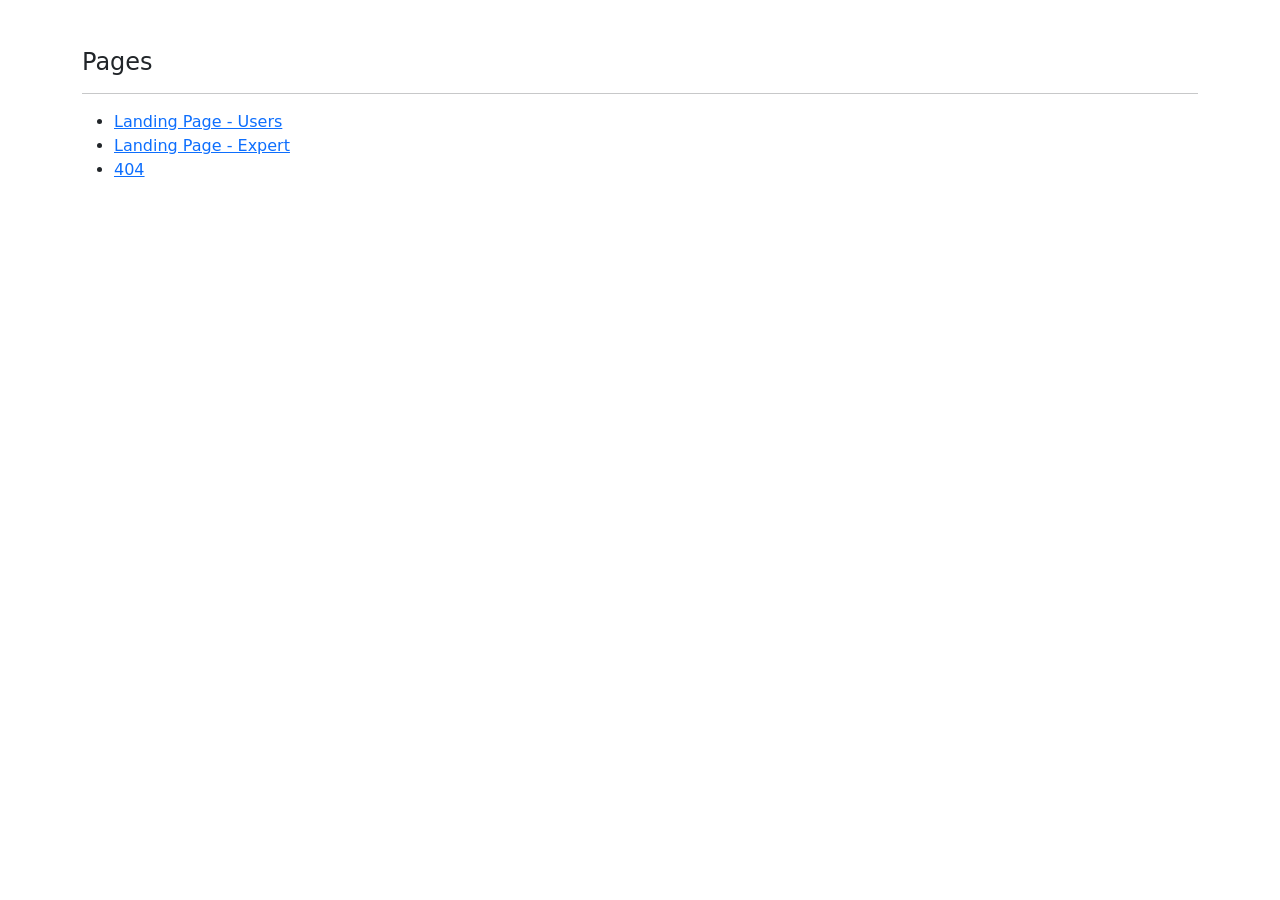
<file: docs/index.html>
<!DOCTYPE html>
<html lang="ru">

<head>
	<meta charset="UTF-8">
	<meta name="viewport" content="width=device-width, initial-scale=1.0">
	<meta http-equiv="X-UA-Compatible" content="IE=edge">
	<meta name="format-detection" content="telephone=no">
	<title>Index Page</title>
	<meta name="description" content="">
	<meta name="keywords" content="">

	<!--== favicon  -->
	<link rel="apple-touch-icon" sizes="180x180" href="favicon/apple-touch-icon.png">
	<link rel="icon" type="image/png" sizes="32x32" href="favicon/favicon-32x32.png">
	<link rel="icon" type="image/png" sizes="16x16" href="favicon/favicon-16x16.png">
	<link rel="manifest" href="favicon/site.webmanifest">
	<link rel="mask-icon" href="favicon/safari-pinned-tab.svg" color="#5bbad5">
	<meta name="msapplication-TileColor" content="#ffc40d">
	<meta name="theme-color" content="#ffffff">

	<link href="https://cdn.jsdelivr.net/npm/bootstrap@5.0.0-beta1/dist/css/bootstrap.min.css" rel="stylesheet" integrity="sha384-giJF6kkoqNQ00vy+HMDP7azOuL0xtbfIcaT9wjKHr8RbDVddVHyTfAAsrekwKmP1" crossorigin="anonymous">

</head>

	<body class="mt-5">

		<div class="container">
			<div class="row">
				<div class="col-12">
					<h4>Pages</h4>
					<hr>
					<ul>
						<li><a href="landing-user.html">Landing Page - Users</a></li>
						<li><a href="landing-expert.html">Landing Page - Expert</a></li>
						<li><a href="404.html">404</a></li>
					</ul>
				</div>
			</div>
		</div>

	</body>

</html>
</file>
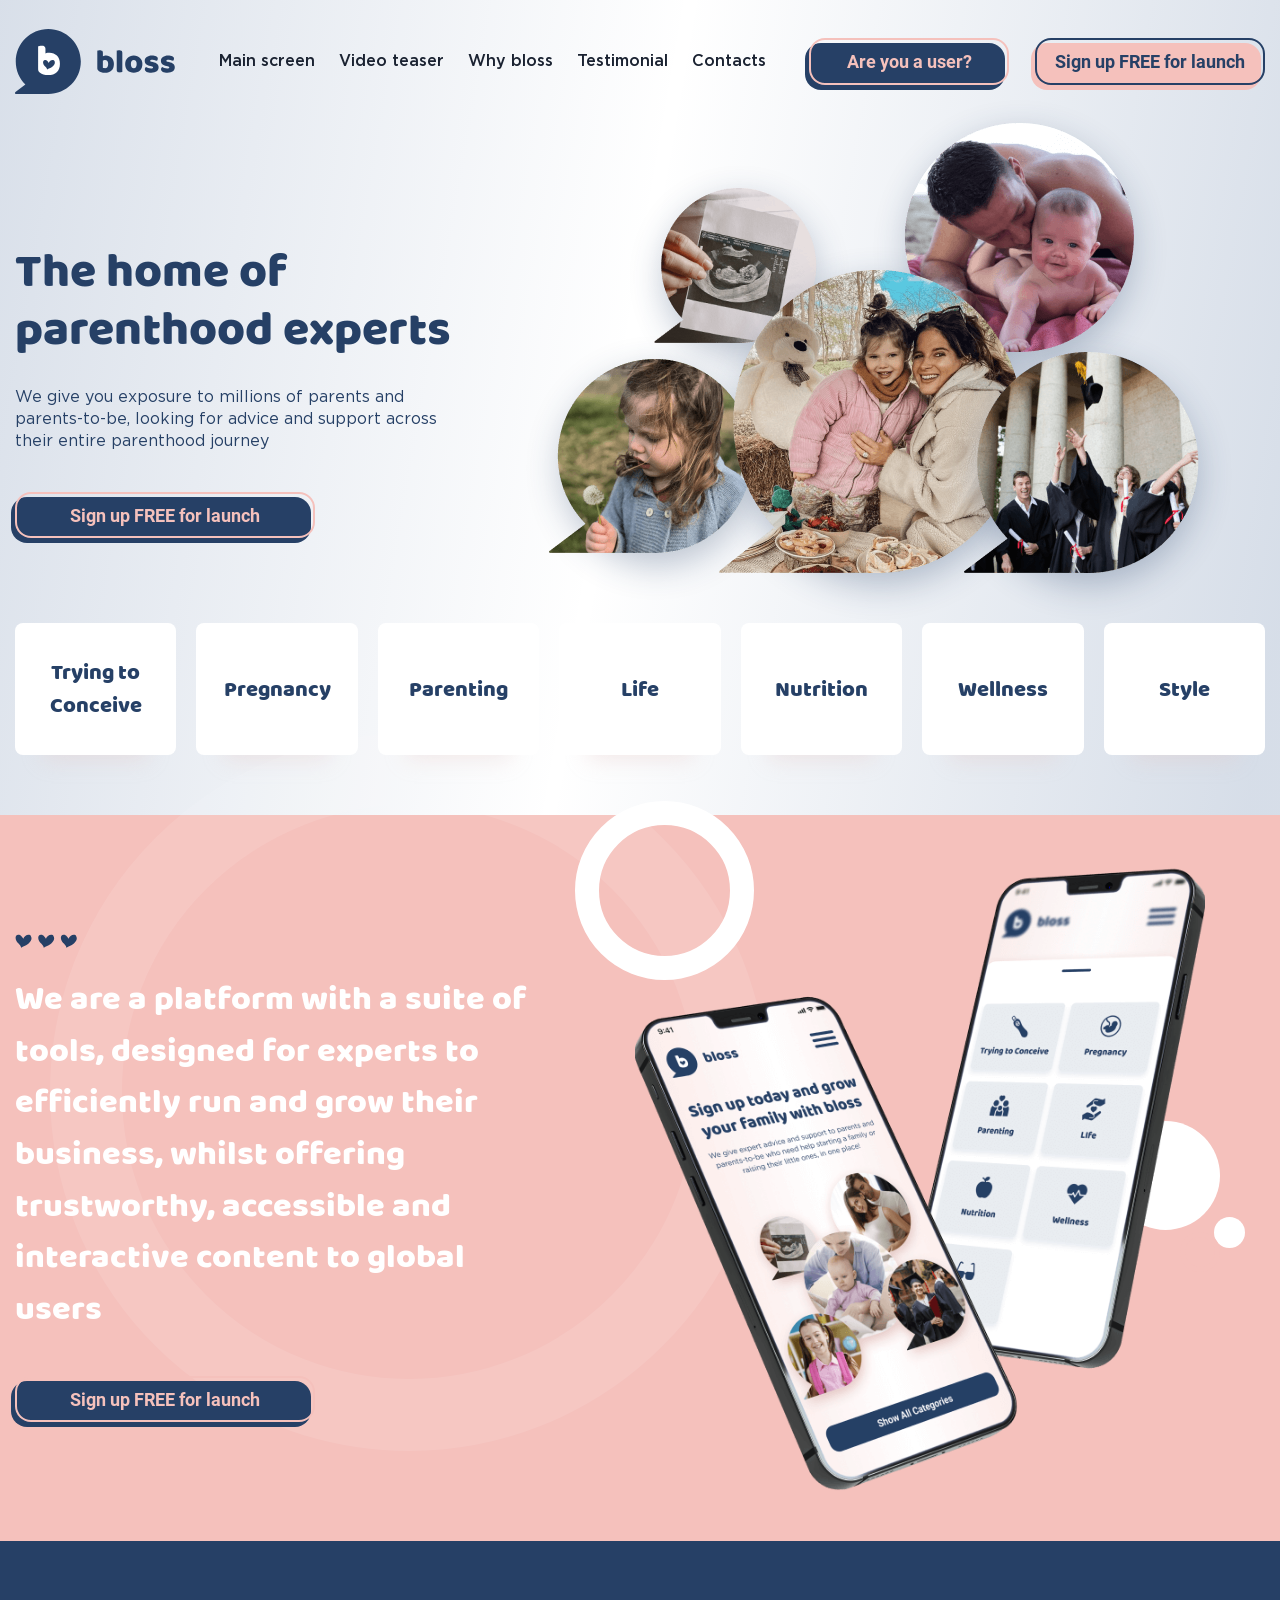
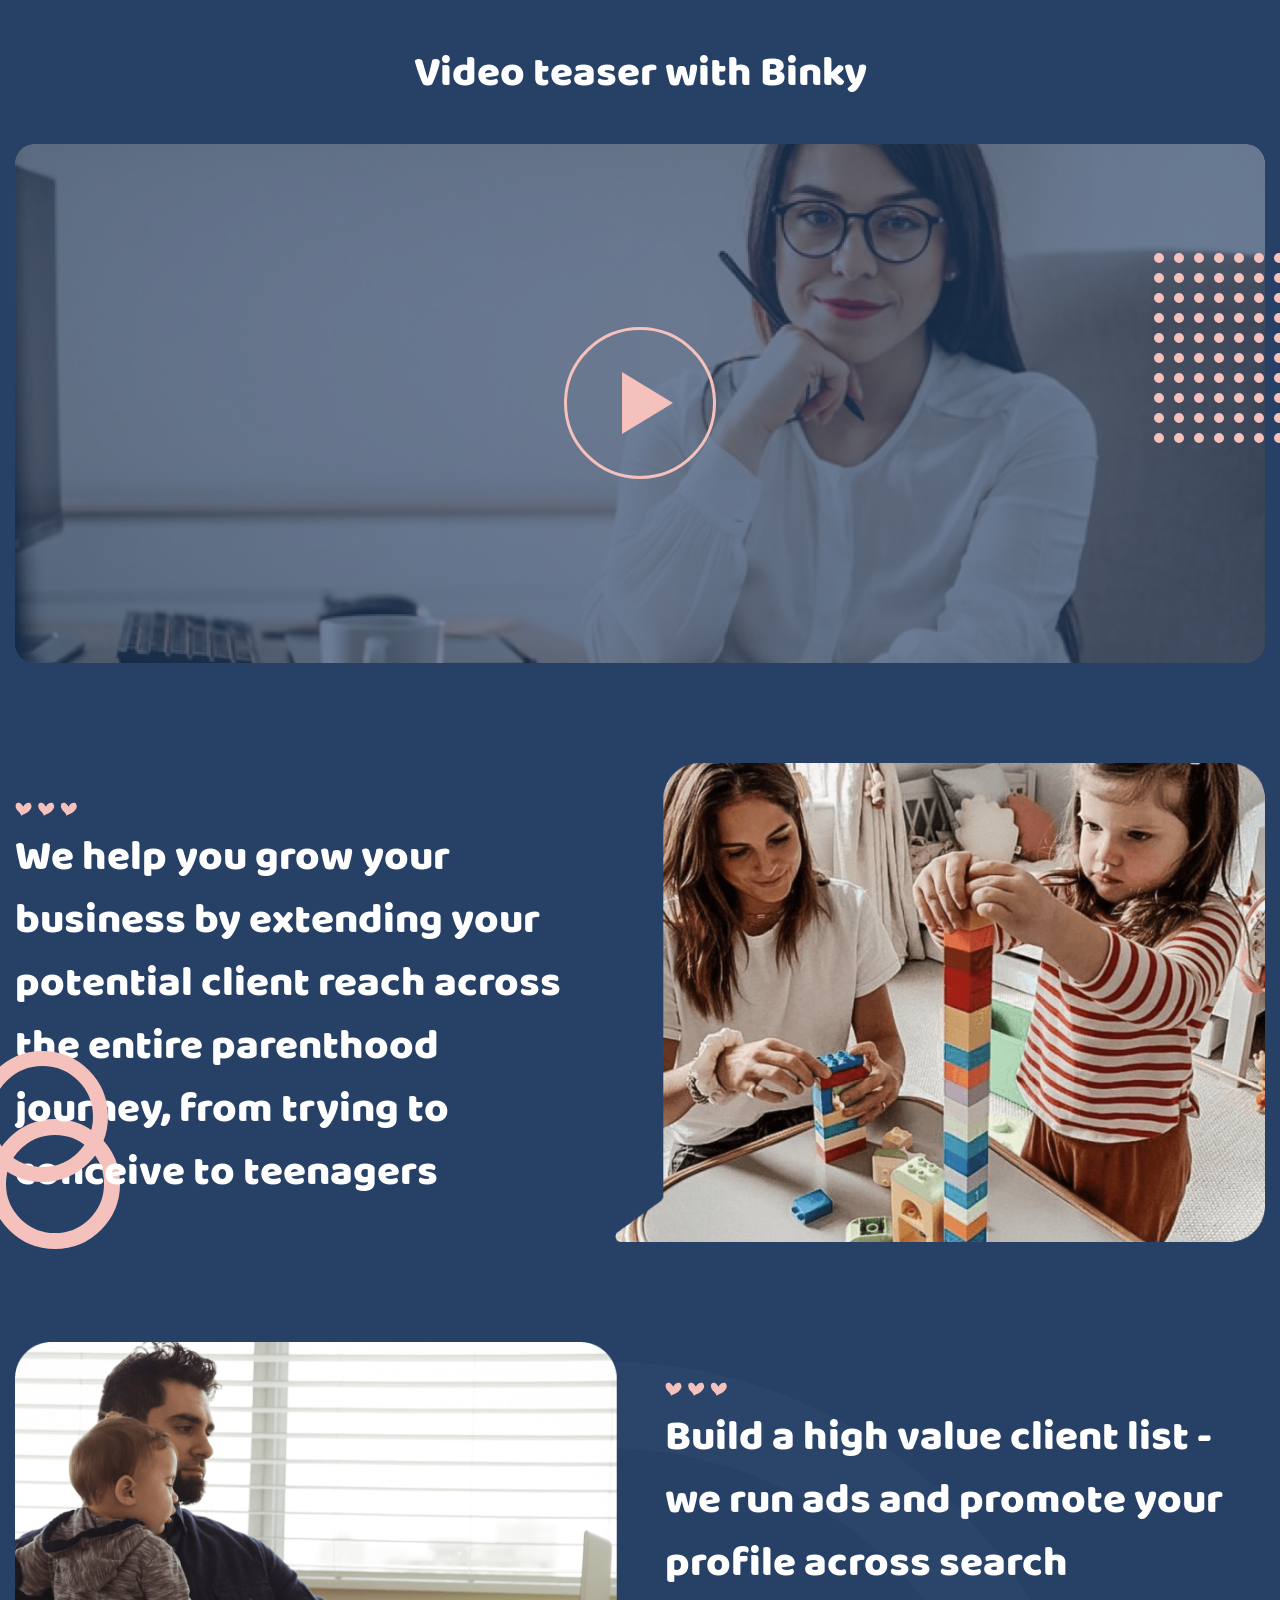
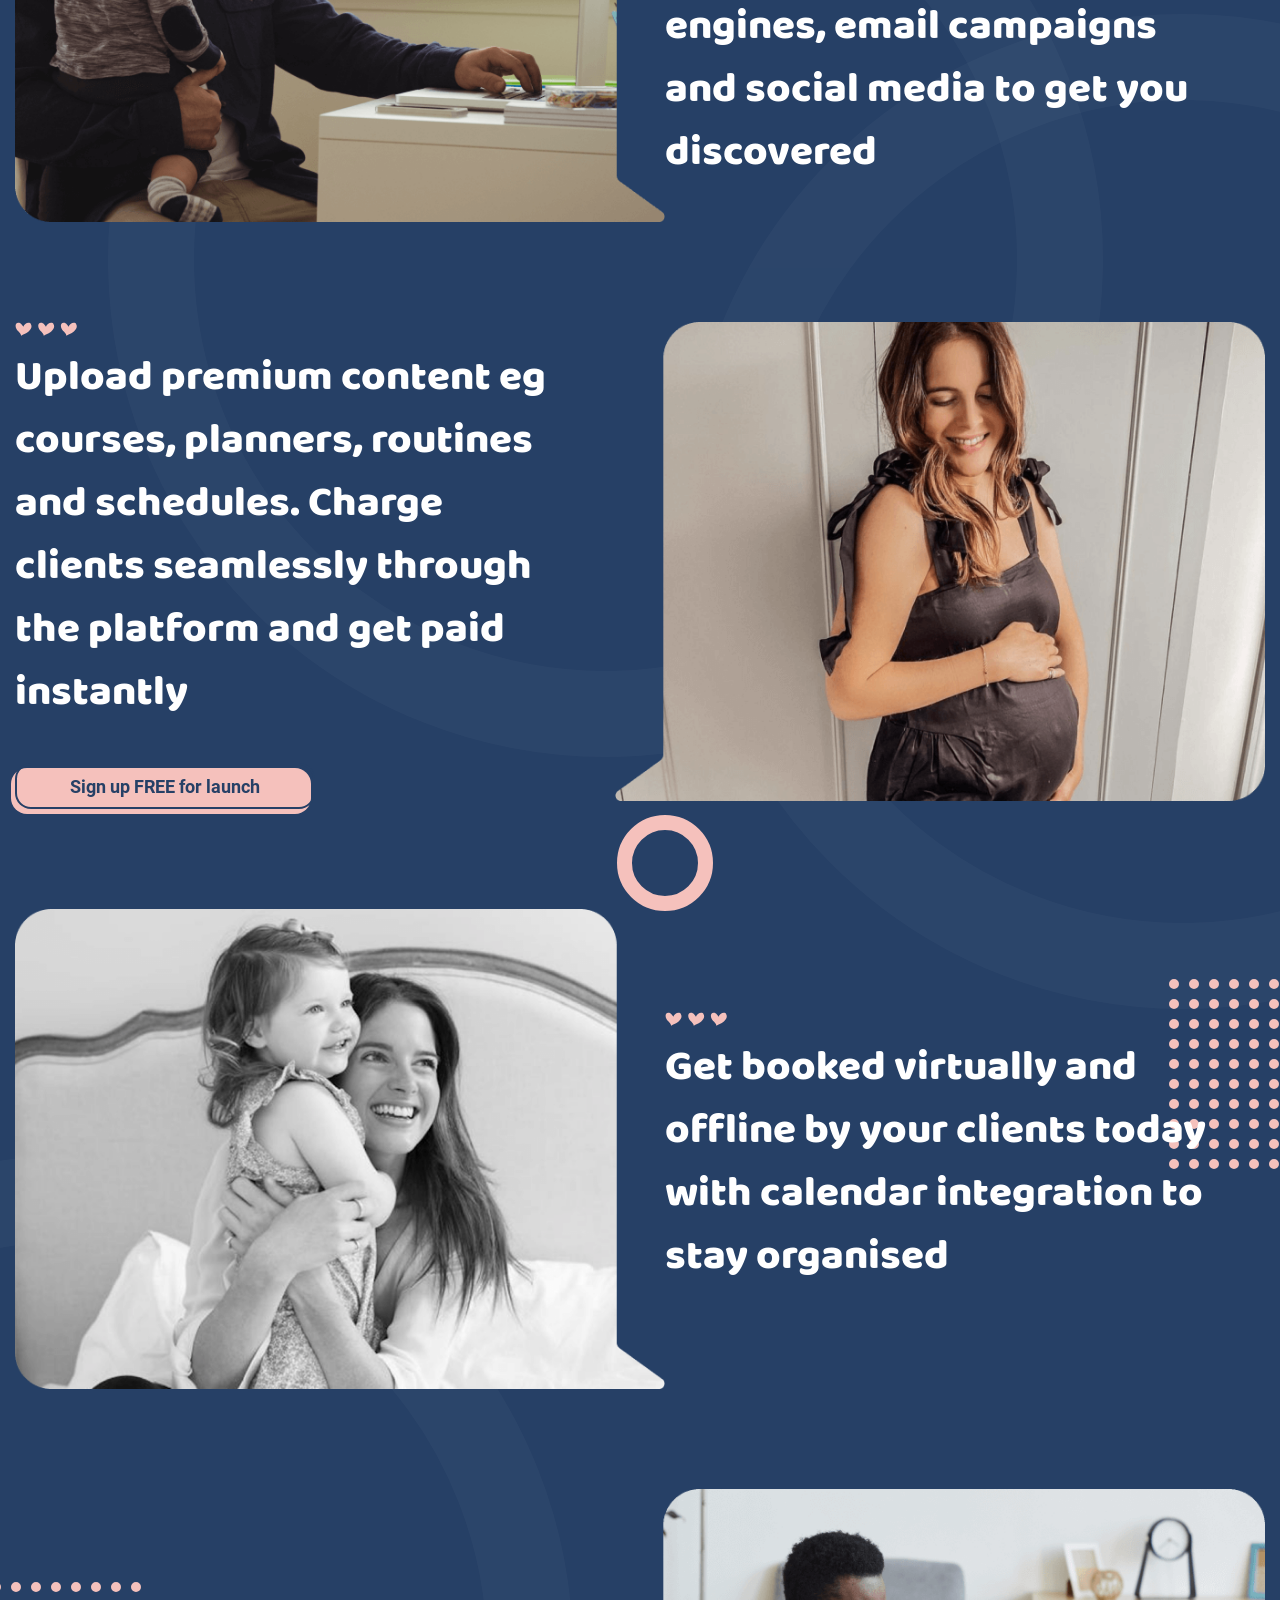
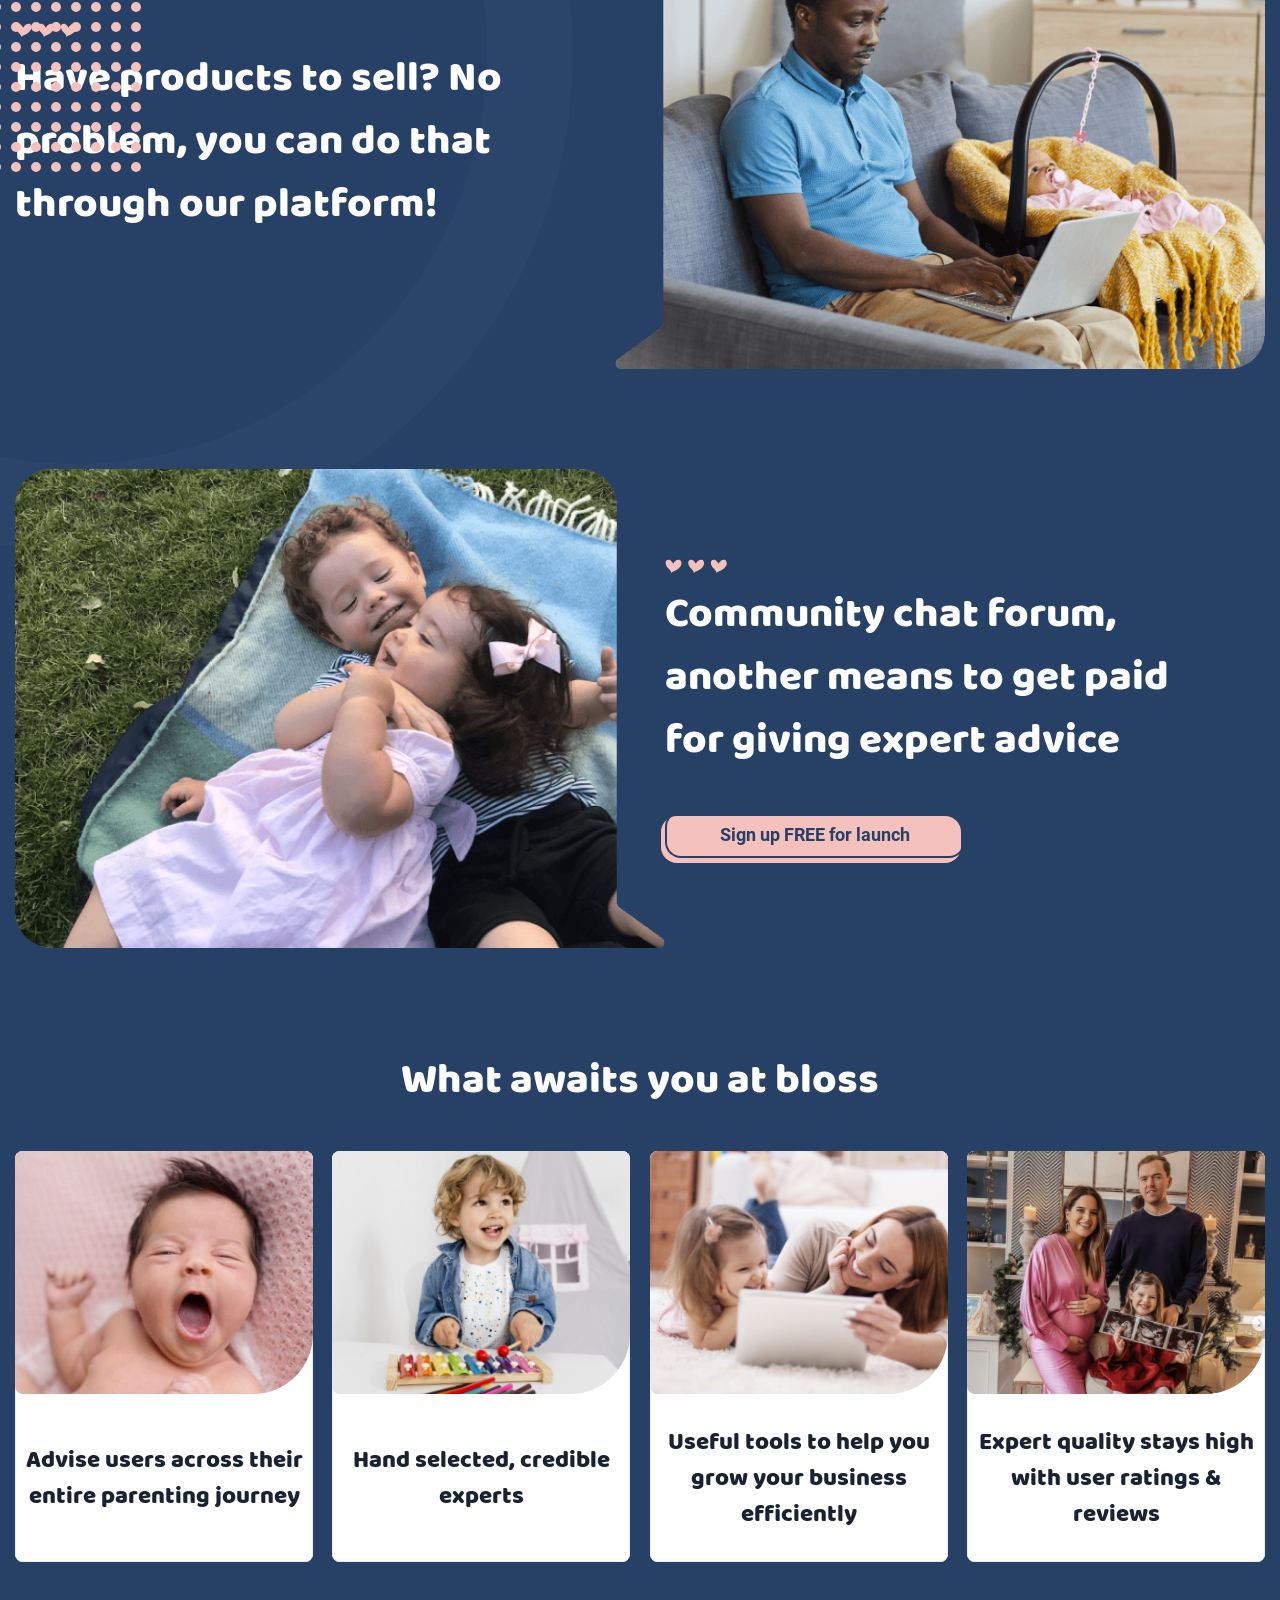
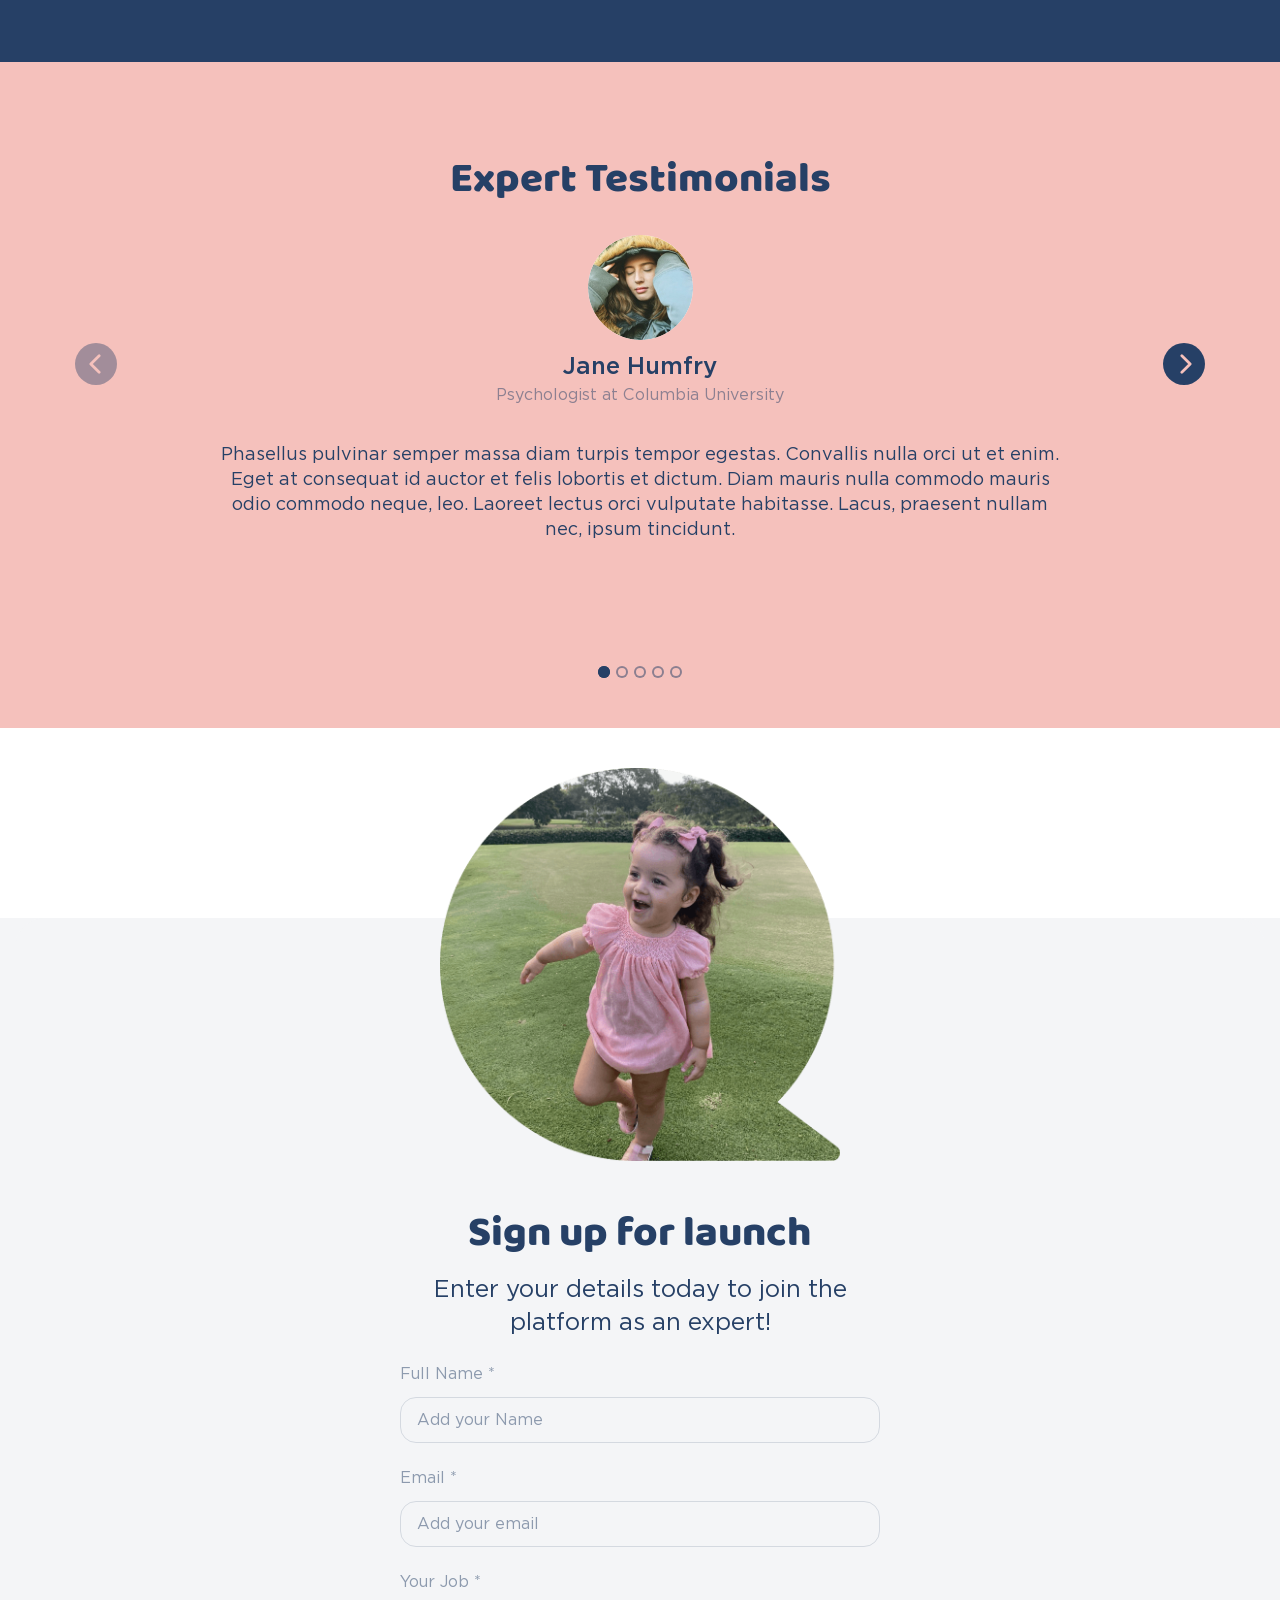
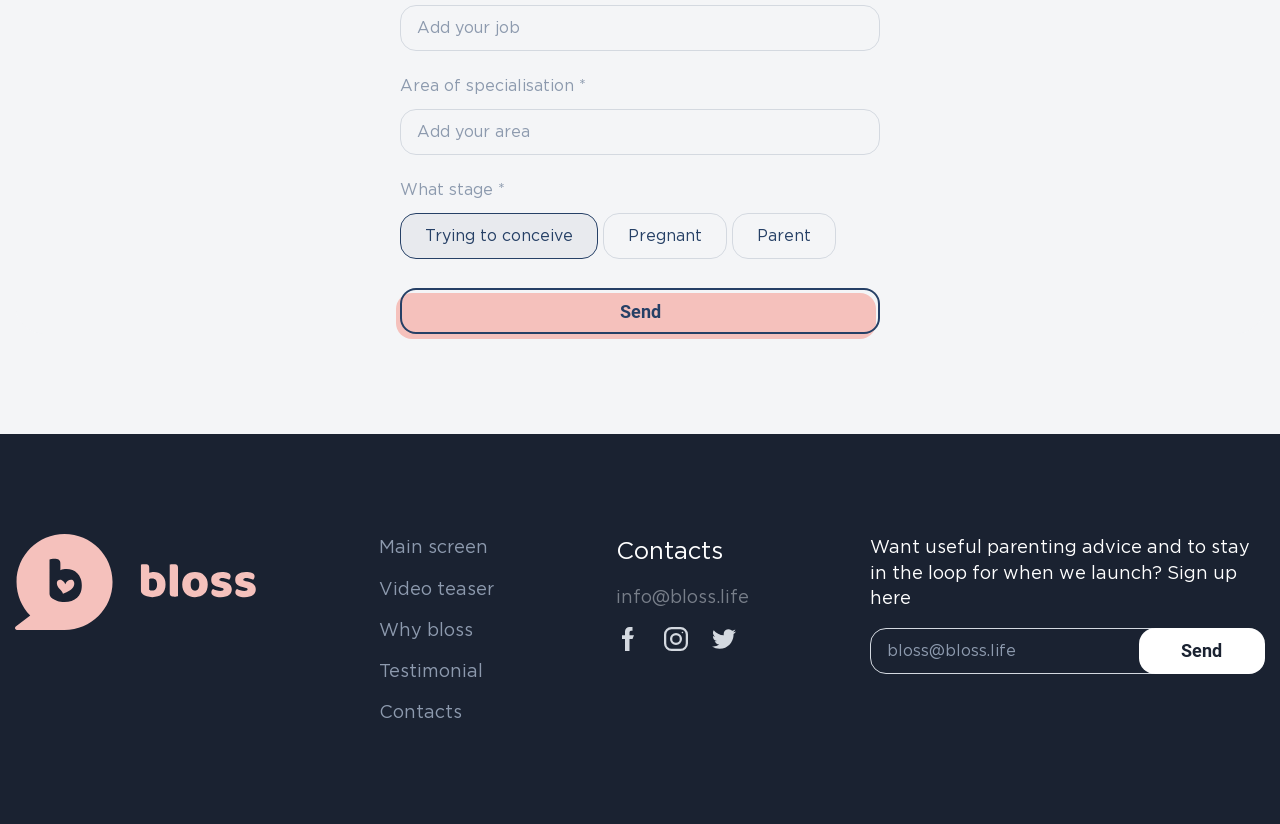
<file: docs/landing-expert.html>
<!DOCTYPE html>
<html lang="en">

<head>
	<meta charset="UTF-8">
	<meta name="viewport" content="width=device-width, initial-scale=1">
	<meta http-equiv="X-UA-Compatible" content="IE=edge">
	<meta name="format-detection" content="telephone=no">
	<title>Bloss</title>
	<meta name="description" content="">
	<meta name="keywords" content="">

	<!--== Preload Fonts -->
	<link rel="preload" href="fonts/Gotham-Book.woff2" as="font" type="font/woff" crossorigin="">
	<link rel="preload" href="fonts/BalooBhaijaan-Regular.woff2" as="font" type="font/woff" crossorigin="">
	<link rel="preload" href="fonts/Roboto-Bold.woff2" as="font" type="font/woff" crossorigin="">

	<!--== favicon  -->
	<link rel="apple-touch-icon" sizes="180x180" href="favicon/apple-touch-icon.png">
	<link rel="icon" type="image/png" sizes="32x32" href="favicon/favicon-32x32.png">
	<link rel="icon" type="image/png" sizes="16x16" href="favicon/favicon-16x16.png">
	<link rel="manifest" href="favicon/site.webmanifest">
	<link rel="mask-icon" href="favicon/safari-pinned-tab.svg" color="#264066">
	<meta name="msapplication-TileColor" content="#ffc40d">
	<meta name="theme-color" content="#ffffff">

	<link rel="stylesheet" href="css/vendor.css">
	<link rel="stylesheet" href="css/index.css">
</head>

<body class="body landing-expert" id="body">
	<div class="site ">

		

		



	<section class="section section-hero">
			
			<header class="header" data-aos="fade-down" data-aos-duration="1000">
				<div class="container header__container">

					<div class="header-logo header__logo">
						<a class="header-logo__link" href="/">
							<img class="header-logo__image header-logo__image--primary" src="images/logo-blue.svg" alt="site logo">
							<img class="header-logo__image header-logo__image--secondary" src="images/logo-pink.svg" alt="site logo">
						</a>
					</div>

					<div class="header-menu header__menu">
						<nav class="header-menu__container">
							<ul class="ld-menu">
								<li><a href="#">Main screen</a></li>
								<li><a href="#">Video teaser</a></li>
								<li><a href="#">Why bloss</a></li>
								<li><a href="#">Testimonial</a></li>
								<li><a href="#">Contacts</a></li>
							</ul>
						</nav>

						<button class="button-primary">Are you an expert?</button>
					</div>

					<div class="header__links">
						<button class="button-primary _dark">Are you a user?</button>
						<button class="button-primary">Sign up FREE for launch</button>
					</div>

					<div class="header__hamburger hamburger hamburger--collapse">
						<div class="hamburger-box">
							<div class="hamburger-inner"></div>
						</div>
					</div>

				</div>
			</header>

			<div class="hero">
				<div class="container hero__container">
					<div class="hero-content hero__content">
						<h1 class="hero-content__title" data-aos="fade-up" data-aos-duration="1000" data-aos-delay="1000">The home of parenthood experts</h1>
						<div class="hero-content__message" data-aos="fade-up" data-aos-duration="1000" data-aos-delay="1200">
							We give you exposure to millions of parents and parents-to-be, looking for advice and support across their entire parenthood journey
						</div>
						<button class="hero-content__button button-primary _dark" data-aos="fade-up" data-aos-duration="1000" data-aos-delay="1400">Sign up FREE for launch</button>
					</div>
					<div class="hero__media hero-media">
						<div class="hero-media__item" data-aos="fade-right" data-aos-duration="1200" data-aos-delay="200">
							<img class="lazy-image" src="[data-uri]" data-src="images/landing/hero-image-1.png" alt="">
						</div>
						<div class="hero-media__item" data-aos="fade-right" data-aos-duration="1200" data-aos-delay="600">
							<img class="lazy-image" src="[data-uri]" data-src="images/landing/hero-image-2.png" alt="">
						</div>
						<div class="hero-media__item" data-aos="fade-right" data-aos-duration="1200" data-aos-delay="800">
							<img class="lazy-image" src="[data-uri]" data-src="images/landing/hero-image-3.png" alt="">
						</div>
						<div class="hero-media__item" data-aos="fade-right" data-aos-duration="1200" data-aos-delay="400">
							<img class="lazy-image" src="[data-uri]" data-src="images/landing/hero-image-4.png" alt="">
						</div>
						<div class="hero-media__item" data-aos="fade-right" data-aos-duration="1200" data-aos-delay="500">
							<img class="lazy-image" src="[data-uri]" data-src="images/landing/hero-image-5.png" alt="">
						</div>
					</div>
				</div>
			</div>

			<div class="hero-categories"data-aos="fade-up" data-aos-duration="1200" data-aos-delay="1600">
				<div class="container">
					<div class="hero-categories__list">
						<a href="#" class="hero-categories__item">
							<svg class="hero-categories__item-icon icon-conceive">
								<use xlink:href="symbol/sprite.svg#icon-conceive"></use>
							</svg>
							<span class="hero-categories__item-title">Trying to Conceive</span>
						</a>
						<a href="#" class="hero-categories__item">
							<svg class="hero-categories__item-icon icon-pregnacy">
								<use xlink:href="symbol/sprite.svg#icon-pregnacy"></use>
							</svg>
							<span class="hero-categories__item-title">Pregnancy</span>
						</a>
						<a href="#" class="hero-categories__item">
							<svg class="hero-categories__item-icon icon-family">
								<use xlink:href="symbol/sprite.svg#icon-family"></use>
							</svg>
							<span class="hero-categories__item-title">Parenting</span>
						</a>
						<a href="#" class="hero-categories__item">
							<svg class="hero-categories__item-icon icon-hands">
								<use xlink:href="symbol/sprite.svg#icon-hands"></use>
							</svg>
							<span class="hero-categories__item-title">Life</span>
						</a>
						<a href="#" class="hero-categories__item">
							<svg class="hero-categories__item-icon icon-apple">
								<use xlink:href="symbol/sprite.svg#icon-apple"></use>
							</svg>
							<span class="hero-categories__item-title">Nutrition</span>
						</a>
						<a href="#" class="hero-categories__item">
							<svg class="hero-categories__item-icon icon-life">
								<use xlink:href="symbol/sprite.svg#icon-life"></use>
							</svg>
							<span class="hero-categories__item-title">Wellness</span>
						</a>
						<a href="#" class="hero-categories__item">
							<svg class="hero-categories__item-icon icon-style">
								<use xlink:href="symbol/sprite.svg#icon-style"></use>
							</svg>
							<span class="hero-categories__item-title">Style</span>
						</a>
					</div>
				</div>

				<button class="button _close"></button>
			</div>

			<div class="hero-control">
				<div class="container">
					<button class="hero-control__categories button-primary _dark">Show All Categories</button>
					<button class="hero-control__sing-up button-primary">Sign up FREE for launch</button>
				</div>
			</div>

	</section>

	<section class="section about">
		<div class="about__container container">
			<div class="about__inner">
				<div class="about__content" data-aos="fade-right" data-aos-delay="0" data-aos-duration="1000">
					<div class="heart-separator">
						<svg class="heart-separator__icon">
							<use xlink:href="symbol/sprite.svg#icon-heart-separator"></use>
						</svg>
					</div>
					<div id="a-about-text" class="about__text">
						We are a platform with a suite of tools, designed for experts to efficiently run and grow their business, whilst offering trustworthy, accessible and interactive content to global users
					</div>

					<button class="button-primary _dark">Sign up FREE for launch</button>
				</div>

				<div class="about__media">
					<img class="lazy-image about__image" src="[data-uri]" data-src="images/landing/about-image.png" data-aos="fade-up" data-aos-delay="400" data-aos-duration="1200" data-aos-anchor="#a-about-text" alt="">

					<div class="about__media-deco">
						<div class="_deco-item rellax" data-rellax-speed="-3"></div>
						<div class="_deco-item rellax" data-rellax-speed="-1"></div>
						<div class="_deco-item rellax" data-rellax-speed="1"></div>
					</div>
				</div>
			</div>

			<div class="about__deco rellax"></div>
		</div>
	</section>

	<main class="main site__main">

		<section class="section section-video">
			<div class="container">
				<header class="section__header" data-aos="fade-up" data-aos-duration="1000">
					<h2 class="section__title">Video teaser with Binky</h2>
				</header>

				<div class="section-video__body" data-aos="fade-up" data-aos-delay="400" data-aos-duration="1200">
					<div class="video-player">
						<div class="video-player__media">
							<img class="video-player__image lazy-image" src="[data-uri]" data-src="images/landing/video-player-image.jpg" alt="">
							<video class="video-player__movie" width="100%" height="200px" controls autoplay playsinline>
								<source data-src="intro.mp4"  type="video/mp4">
							</video>
						</div>
						<button class="video-player__button button-play button"></button>
					</div>
				</div>

				<footer class="section__footer">
					<div class="_deco-item rellax" data-rellax-speed="3"></div>
					<div class="_deco-item rellax" data-rellax-speed="-3"></div>
				</footer>
			</div>
		</section>

		<section class="section services">
			<div class="container">
				<div class="services__body">
					<div class="services__block service-block">
						<div class="service-block__media" data-aos="fade-left" data-aos-delay="0" data-aos-duration="1400">
							<img class="lazy-image" src="[data-uri]" data-src="images/landing/service-block-image-3.png" alt="">
							<svg class="_deco-dots rellax" data-rellax-speed="-3">
								<use xlink:href="symbol/sprite.svg#deco-dots"></use>
							</svg>
						</div>
						<div class="service-block__content" data-aos="fade-left" data-aos-delay="600" data-aos-duration="1200">
							<div class="heart-separator">
								<svg class="heart-separator__icon">
									<use xlink:href="symbol/sprite.svg#icon-heart-separator"></use>
								</svg>
							</div>
							<h2 class="service-block__title">
								We help you grow your business by extending your potential client reach across the entire parenthood journey, from trying to conceive to teenagers
							</h2>
						</div>
					</div>
					<div class="services__block service-block">
						<div class="service-block__media" data-aos="fade-right" data-aos-delay="0" data-aos-duration="1400">
							<img class="lazy-image" src="[data-uri]" data-src="images/landing/service-block-image-7.png" alt="">
							<div class="_deco rellax" data-rellax-speed="-1"></div>
						</div>
						<div class="service-block__content" data-aos="fade-right" data-aos-delay="600" data-aos-duration="1200">
							<div class="heart-separator">
								<svg class="heart-separator__icon">
									<use xlink:href="symbol/sprite.svg#icon-heart-separator"></use>
								</svg>
							</div>
							<h2 class="service-block__title">
								Build a high value client list - we run ads and promote your profile across search engines, email campaigns and social media to get you discovered 
							</h2>
						</div>
					</div>
					<div class="services__block service-block">
						<div class="service-block__media" data-aos="fade-left" data-aos-delay="0" data-aos-duration="1400">
							<img class="lazy-image" src="[data-uri]" data-src="images/landing/service-block-image-8.png" alt="">
							<svg class="_deco-dots rellax" data-rellax-speed="1">
								<use xlink:href="symbol/sprite.svg#deco-dots"></use>
							</svg>
						</div>
						<div class="service-block__content" data-aos="fade-left" data-aos-delay="600" data-aos-duration="1200">
							<div class="heart-separator">
								<svg class="heart-separator__icon">
									<use xlink:href="symbol/sprite.svg#icon-heart-separator"></use>
								</svg>
							</div>
							<h2 class="service-block__title">
								Upload premium content eg courses, planners, routines and schedules. Charge clients seamlessly through the platform and get paid instantly
							</h2>
							<button class="service-block__button button-primary">Sign up FREE for launch</button>
						</div>
					</div>
					<div class="services__block service-block">
						<div class="service-block__media" data-aos="fade-right" data-aos-delay="0" data-aos-duration="1400">
							<img class="lazy-image" src="[data-uri]" data-src="images/landing/service-block-image-9.png" alt="">
							<div class="_deco rellax" data-rellax-speed="-1"></div>
						</div>
						<div class="service-block__content" data-aos="fade-right" data-aos-delay="600" data-aos-duration="1200">
							<div class="heart-separator">
								<svg class="heart-separator__icon">
									<use xlink:href="symbol/sprite.svg#icon-heart-separator"></use>
								</svg>
							</div>
							<h2 class="service-block__title">
								Get booked virtually and offline by your clients today with calendar integration to stay organised
							</h2>
						</div>
					</div>
					<div class="services__block service-block" data-aos="fade-left" data-aos-delay="0" data-aos-duration="1400">
						<div class="service-block__media">
							<img class="lazy-image" src="[data-uri]" data-src="images/landing/service-block-image-10.png" alt="">
							<div class="_deco rellax" data-rellax-speed="3"></div>
						</div>
						<div class="service-block__content" data-aos="fade-left" data-aos-delay="600" data-aos-duration="1200">
							<div class="heart-separator">
								<svg class="heart-separator__icon">
									<use xlink:href="symbol/sprite.svg#icon-heart-separator"></use>
								</svg>
							</div>
							<h2 class="service-block__title">
								Have products to sell? No problem, you can do that through our platform!
							</h2>
						</div>
					</div>
					<div class="services__block service-block">
						<div class="service-block__media" data-aos="fade-right" data-aos-delay="0" data-aos-duration="1400">
							<img class="lazy-image" src="[data-uri]" data-src="images/landing/service-block-image-11.png" alt="">
							<svg class="_deco-dots rellax" data-rellax-speed="-1">
								<use xlink:href="symbol/sprite.svg#deco-dots"></use>
							</svg>
						</div>
						<div class="service-block__content" data-aos="fade-right" data-aos-delay="600" data-aos-duration="1200">
							<div class="heart-separator">
								<svg class="heart-separator__icon">
									<use xlink:href="symbol/sprite.svg#icon-heart-separator"></use>
								</svg>
							</div>
							<h2 class="service-block__title">
								Community chat forum, another means to get paid for giving expert advice
							</h2>
							<button class="service-block__button button-primary">Sign up FREE for launch</button>
						</div>
					</div>				
				</div>
				<div class="services__footer">
					<div class="_deco-item rellax" data-rellax-speed="3"></div>
					<div class="_deco-item rellax" data-rellax-speed="-4"></div>
					<div class="_deco-item rellax" data-rellax-speed="-2"></div>
				</div>
			</div>
		</section>

		<section class="section blog-latest">
			<div class="container">

				<header class="section__header" data-aos="fade-up" data-aos-delay="0" data-aos-duration="1400"" data-aos-duration="1000">
					<h2 class="section__title">What awaits you at bloss</h2>
				</header>

				<div class="blog-latest__body">
					<div class="blog-latest__item" data-aos="flip-left" data-aos-delay="200" data-aos-duration="1400">
						<article class="lnews-card">
							<figure class="lnews-card__media">
								<img class="lnews-card__image lazy-image" src="[data-uri]" data-src="images/landing/lnews-image-5.jpg" alt="">
							</figure>
							<div class="lnews-card__body">

								<a href="#" class="lnews-card__link">Advise users across their entire parenting journey</a>
							</div>
						</article>
					</div>
					<div class="blog-latest__item" data-aos="flip-left" data-aos-delay="400" data-aos-duration="1400">
						<article class="lnews-card">
							<figure class="lnews-card__media">
								<img class="lnews-card__image lazy-image" src="[data-uri]" data-src="images/landing/lnews-image-7.jpg" alt="">
							</figure>
							<div class="lnews-card__body">

								<a href="#" class="lnews-card__link">Hand selected, credible experts</a>
							</div>
						</article>
					</div>
					<div class="blog-latest__item" data-aos="flip-left" data-aos-delay="600" data-aos-duration="1400">
						<article class="lnews-card">
							<figure class="lnews-card__media">
								<img class="lnews-card__image lazy-image" src="[data-uri]" data-src="images/landing/lnews-image-6.jpg" alt="">
							</figure>
							<div class="lnews-card__body">

								<a href="#" class="lnews-card__link">Useful tools to help you grow your business efficiently</a>
							</div>
						</article>
					</div>
					<div class="blog-latest__item" data-aos="flip-left" data-aos-delay="800" data-aos-duration="1400">
						<article class="lnews-card">
							<figure class="lnews-card__media">
								<img class="lnews-card__image lazy-image" src="[data-uri]" data-src="images/landing/lnews-image-4.jpg" alt="">
							</figure>
							<div class="lnews-card__body">

								<a href="#" class="lnews-card__link">Expert quality stays high with user ratings & reviews</a>
							</div>
						</article>
					</div>
				</div>
			</div>
		</section>

	</main>

	<section class="section testimonials">
		<div class="testimonials__inner" data-aos="fade-in" data-aos-delay="200" data-aos-duration="1400">
			<div class="container">
				<header class="section__header">
					<h2 class="section__title">Expert Testimonials</h2>
				</header>

				<div class="testimonials__body">
					<div class="testimonial-slider swiper-container">
						<div class="swiper-wrapper">
							<div class="swiper-slide">
								<div class="testimonial-item">
									<header class="testimonial-item__header">
										<div class="testimonial-item__avatar">
											<img class="lazy-image" src="[data-uri]" data-src="images/landing/avatar-image-1.jpg" alt="">
										</div>
										<div class="testimonial-item__name">Jane Humfry</div>
										<div class="testimonial-item__profession">Psychologist at Columbia University</div>
									</header>
									<div class="testimonial-item__typography">
										<p>Phasellus pulvinar semper massa diam turpis tempor egestas. Convallis nulla orci ut et enim. Eget at consequat id auctor et felis lobortis et dictum. Diam mauris nulla commodo mauris odio commodo neque, leo. Laoreet lectus orci vulputate habitasse. Lacus, praesent nullam nec, ipsum tincidunt.
										</p>
									</div>
								</div>
							</div>
							<div class="swiper-slide">
								<div class="testimonial-item">
									<header class="testimonial-item__header">
										<div class="testimonial-item__avatar">
											<img class="lazy-image" src="[data-uri]" data-src="images/landing/avatar-image-1.jpg" alt="">
										</div>
										<div class="testimonial-item__name">Jane Humfry</div>
										<div class="testimonial-item__profession">Psychologist at Columbia University</div>
									</header>
									<div class="testimonial-item__typography">
										<p>Phasellus pulvinar semper massa diam turpis tempor egestas. Convallis nulla orci ut et enim. Eget at consequat id auctor et felis lobortis et dictum. Diam mauris nulla commodo mauris odio commodo neque, leo. Laoreet lectus orci vulputate habitasse. Lacus, praesent nullam nec, ipsum tincidunt.
										</p>
									</div>
								</div>
							</div>
							<div class="swiper-slide">
								<div class="testimonial-item">
									<header class="testimonial-item__header">
										<div class="testimonial-item__avatar">
											<img class="lazy-image" src="[data-uri]" data-src="images/landing/avatar-image-1.jpg" alt="">
										</div>
										<div class="testimonial-item__name">Jane Humfry</div>
										<div class="testimonial-item__profession">Psychologist at Columbia University</div>
									</header>
									<div class="testimonial-item__typography">
										<p>Phasellus pulvinar semper massa diam turpis tempor egestas. Convallis nulla orci ut et enim. Eget at consequat id auctor et felis lobortis et dictum. Diam mauris nulla commodo mauris odio commodo neque, leo. Laoreet lectus orci vulputate habitasse. Lacus, praesent nullam nec, ipsum tincidunt.
										</p>
									</div>
								</div>
							</div>
							<div class="swiper-slide">
								<div class="testimonial-item">
									<header class="testimonial-item__header">
										<div class="testimonial-item__avatar">
											<img class="lazy-image" src="[data-uri]" data-src="images/landing/avatar-image-1.jpg" alt="">
										</div>
										<div class="testimonial-item__name">Jane Humfry</div>
										<div class="testimonial-item__profession">Psychologist at Columbia University</div>
									</header>
									<div class="testimonial-item__typography">
										<p>Phasellus pulvinar semper massa diam turpis tempor egestas. Convallis nulla orci ut et enim. Eget at consequat id auctor et felis lobortis et dictum. Diam mauris nulla commodo mauris odio commodo neque, leo. Laoreet lectus orci vulputate habitasse. Lacus, praesent nullam nec, ipsum tincidunt.
										</p>
									</div>
								</div>
							</div>
							<div class="swiper-slide">
								<div class="testimonial-item">
									<header class="testimonial-item__header">
										<div class="testimonial-item__avatar">
											<img class="lazy-image" src="[data-uri]" data-src="images/landing/avatar-image-1.jpg" alt="">
										</div>
										<div class="testimonial-item__name">Jane Humfry</div>
										<div class="testimonial-item__profession">Psychologist at Columbia University</div>
									</header>
									<div class="testimonial-item__typography">
										<p>Phasellus pulvinar semper massa diam turpis tempor egestas. Convallis nulla orci ut et enim. Eget at consequat id auctor et felis lobortis et dictum. Diam mauris nulla commodo mauris odio commodo neque, leo. Laoreet lectus orci vulputate habitasse. Lacus, praesent nullam nec, ipsum tincidunt.
										</p>
									</div>
								</div>
							</div>
						</div>
					</div>
				</div>

				<div class="testimonial-slider__nav">
					<button class="swiper-button _prev _dark button">
						<svg class="icon">
							<use xlink:href="symbol/sprite.svg#icon-arrow-angel"></use>
						</svg>
					</button>
					<button class="swiper-button _next _dark button">
						<svg class="icon">
							<use xlink:href="symbol/sprite.svg#icon-arrow-angel"></use>
						</svg>
					</button>
				</div>
			</div>
		</div>
		
		<div class="testimonial-slider__pagination"></div>
	</section>

	<section class="section sing-up">
		<div class="container">
			<div class="sing-up__inner">
				<div class="sing-up__media" data-aos="fade-left" data-aos-delay="400" data-aos-duration="1400">
					<img class="lazy-image" src="[data-uri]" data-src="images/landing/singup-image-2.png" alt="">
				</div>
				<div class="sing-up__body" data-aos="fade-up" data-aos-delay="800" data-aos-duration="1200">
					<div class="sing-up__header">
						<h2 class="sing-up__title">Sign up for launch</h2>
						<h3 class="sing-up__description">
							Enter your details today to join the platform as an expert!
						</h3>
					</div>

					<form class="form sing-up__form">
						<div class="form__row">
							<div class="form__group">
								<div class="form__label">Full Name *</div>
								<input type="text" class="form__input" placeholder="Add your Name" required >
							</div>
						</div>
						<div class="form__row">
							<div class="form__group">
								<div class="form__label">Email *</div>
								<input type="email" class="form__input" placeholder="Add your email" required >
							</div>
						</div>
						<div class="form__row">
							<div class="form__group">
								<div class="form__label">Your Job *</div>
								<input type="email" class="form__input" placeholder="Add your job" required >
							</div>
						</div>
						<div class="form__row">
							<div class="form__group">
								<div class="form__label">Area of specialisation *</div>
								<input type="email" class="form__input" placeholder="Add your area" required >
							</div>
						</div>
						<div class="form__row">
							<div class="form__group">
								<div class="form__label">What stage *</div>
								<div class="button-radio _checked">
									<input type="radio" name="stage" id="stage_conceive" checked>
									<label for="stage_conceive">Trying to conceive</label>
								</div>
								<div class="button-radio">
									<input type="radio" name="stage" id="stage_pregnant">
									<label for="stage_pregnant">Pregnant</Д>
								</div>
								<div class="button-radio">
									<input type="radio" name="stage" id="stage_parent">
									<label for="stage_parent">Parent</label>
								</div>
							</div>
						</div>
						<div class="form__row">
							<button class="button-primary form__submit">Send</button>
						</div>
					</form>
				</div>
			</div>
		</div>
	</section>

		<footer class="footer site__footer" >
			<div class="container">
				<div class="footer__inner">
					<div class="footer__logo footer-logo">
						<a href="/" class="footer-logo__link">
							<img class="lazy-image footer-logo__image" src="[data-uri]" data-src="images/logo-footer.svg" alt="">
						</a>
					</div>
					<div class="footer__menu">
						<nav class="footer__nav">
							<ul class="footer-menu">
								<li><a href="#">Main screen</a></li>
								<li><a href="#">Video teaser</a></li>
								<li><a href="#">Why bloss</a></li>
								<li><a href="#">Testimonial</a></li>
								<li><a href="#">Contacts</a></li>
							</ul>
						</nav>
					</div>
					<div class="footer__contacts footer-contacts">
						<h4 class="footer-contacts__title">Contacts</h4>
						<ul class="footer-contacts__list-items">
							<li class="footer-contacts__item">
								<a class="footer-email" href="mailto:info@bloss.life">info@bloss.life</a>
							</li>
							<li class="footer-contacts__item">
								<div class="social">
									<a class="social__item" href="#">
										<svg class="icon _facebook">
											<use xlink:href="symbol/sprite.svg#icon-facebook"></use>
										</svg>
									</a>
									<a class="social__item" href="#">
										<svg class="icon _instagram">
											<use xlink:href="symbol/sprite.svg#icon-instagram"></use>
										</svg>
									</a>
									<a class="social__item" href="#">
										<svg class="icon _twitter">
											<use xlink:href="symbol/sprite.svg#icon-twitter"></use>
										</svg>
									</a>
								</div>
							</li>
						</ul>
					</div>
					<div class="footer__subscribe subscribe">
						<div class="subscribe__inner">
							<header class="subscribe__header">
								<div class="subscribe__title">
									Want useful parenting advice and to stay in the loop for when we launch? Sign up here
								</div>
							</header>
							<form class="subscribe-form subscribe__form form">
								<div class="form__row">
									<div class="form__group">
										<input type="text" class="form__input" placeholder="bloss@bloss.life" required>
										<button class="subscribe-form__button button">Send</button>
									</div>
								</div>
							</form>
						</div>
					</div>
				</div>
			</div>
		</footer>

	</div>

	<script src="js/vendor.js"></script>
	<script src="js/index.js"></script>
	</body>

</html>
</file>
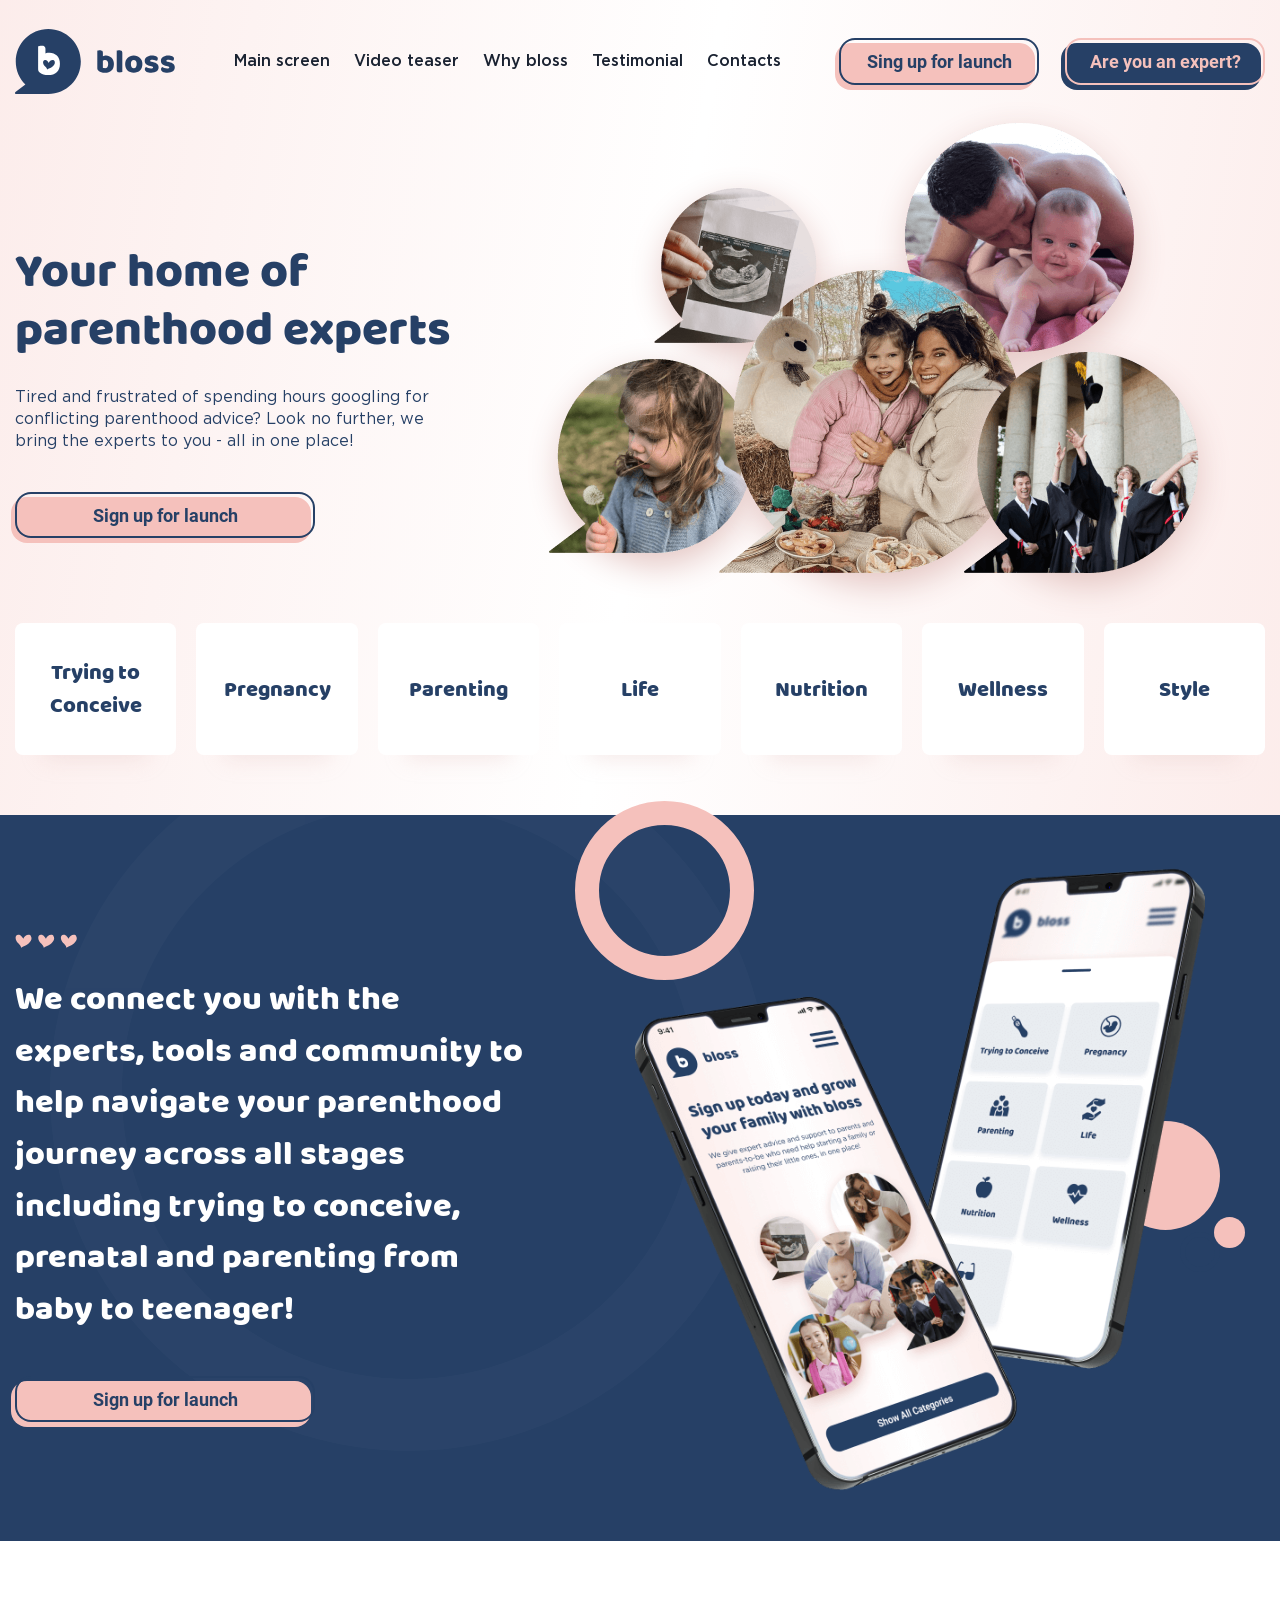
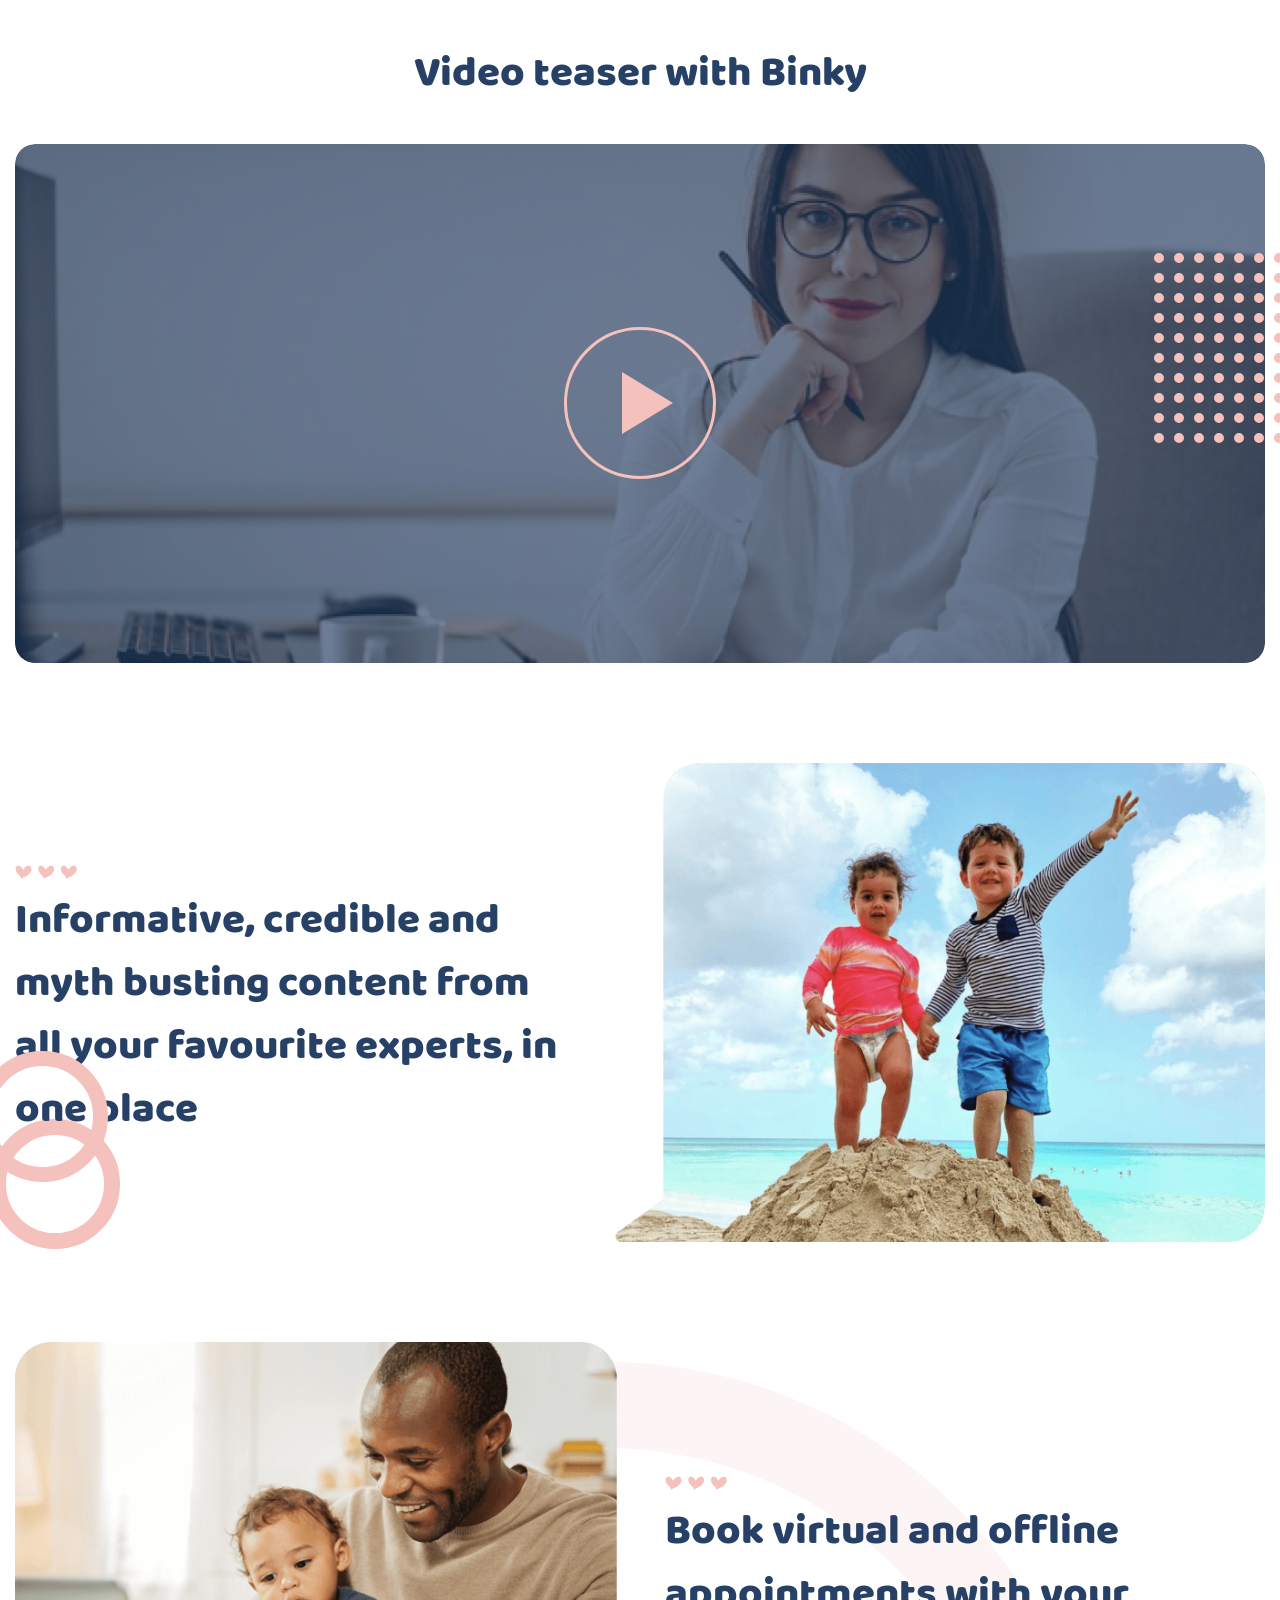
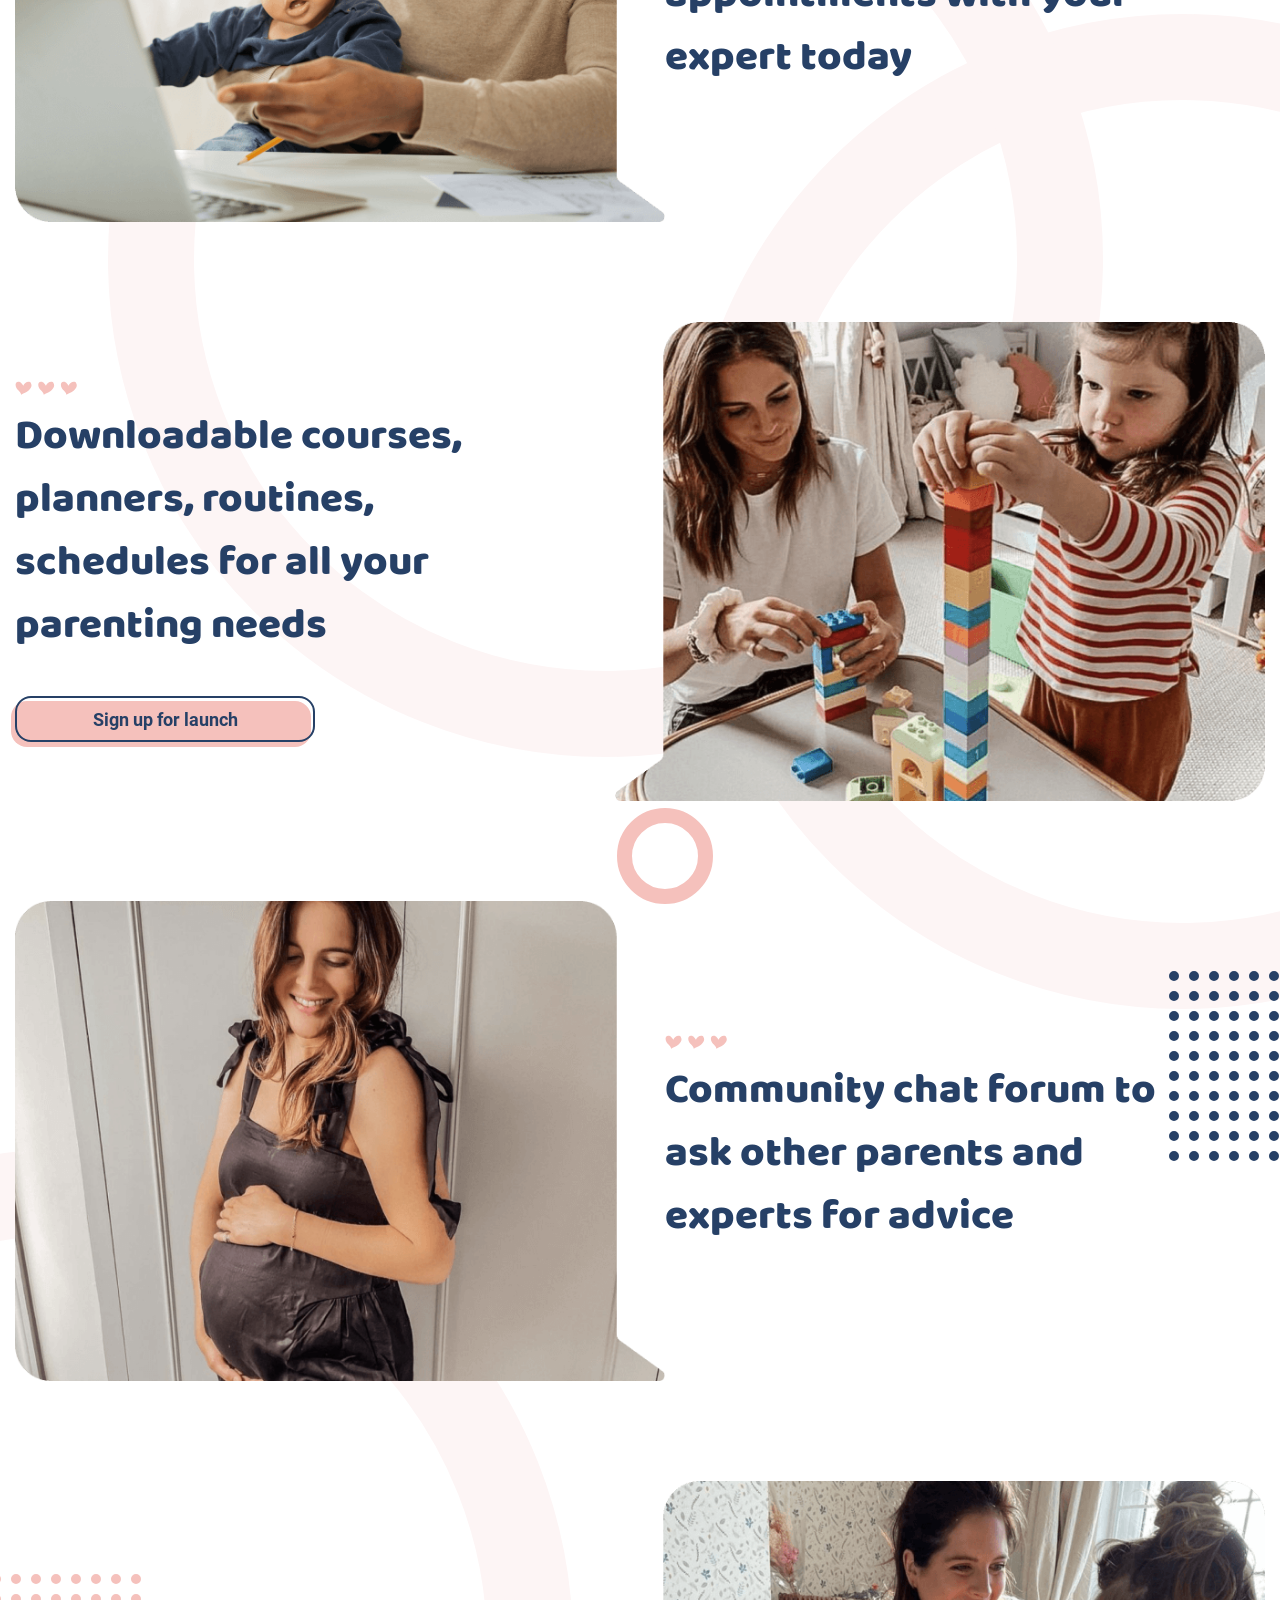
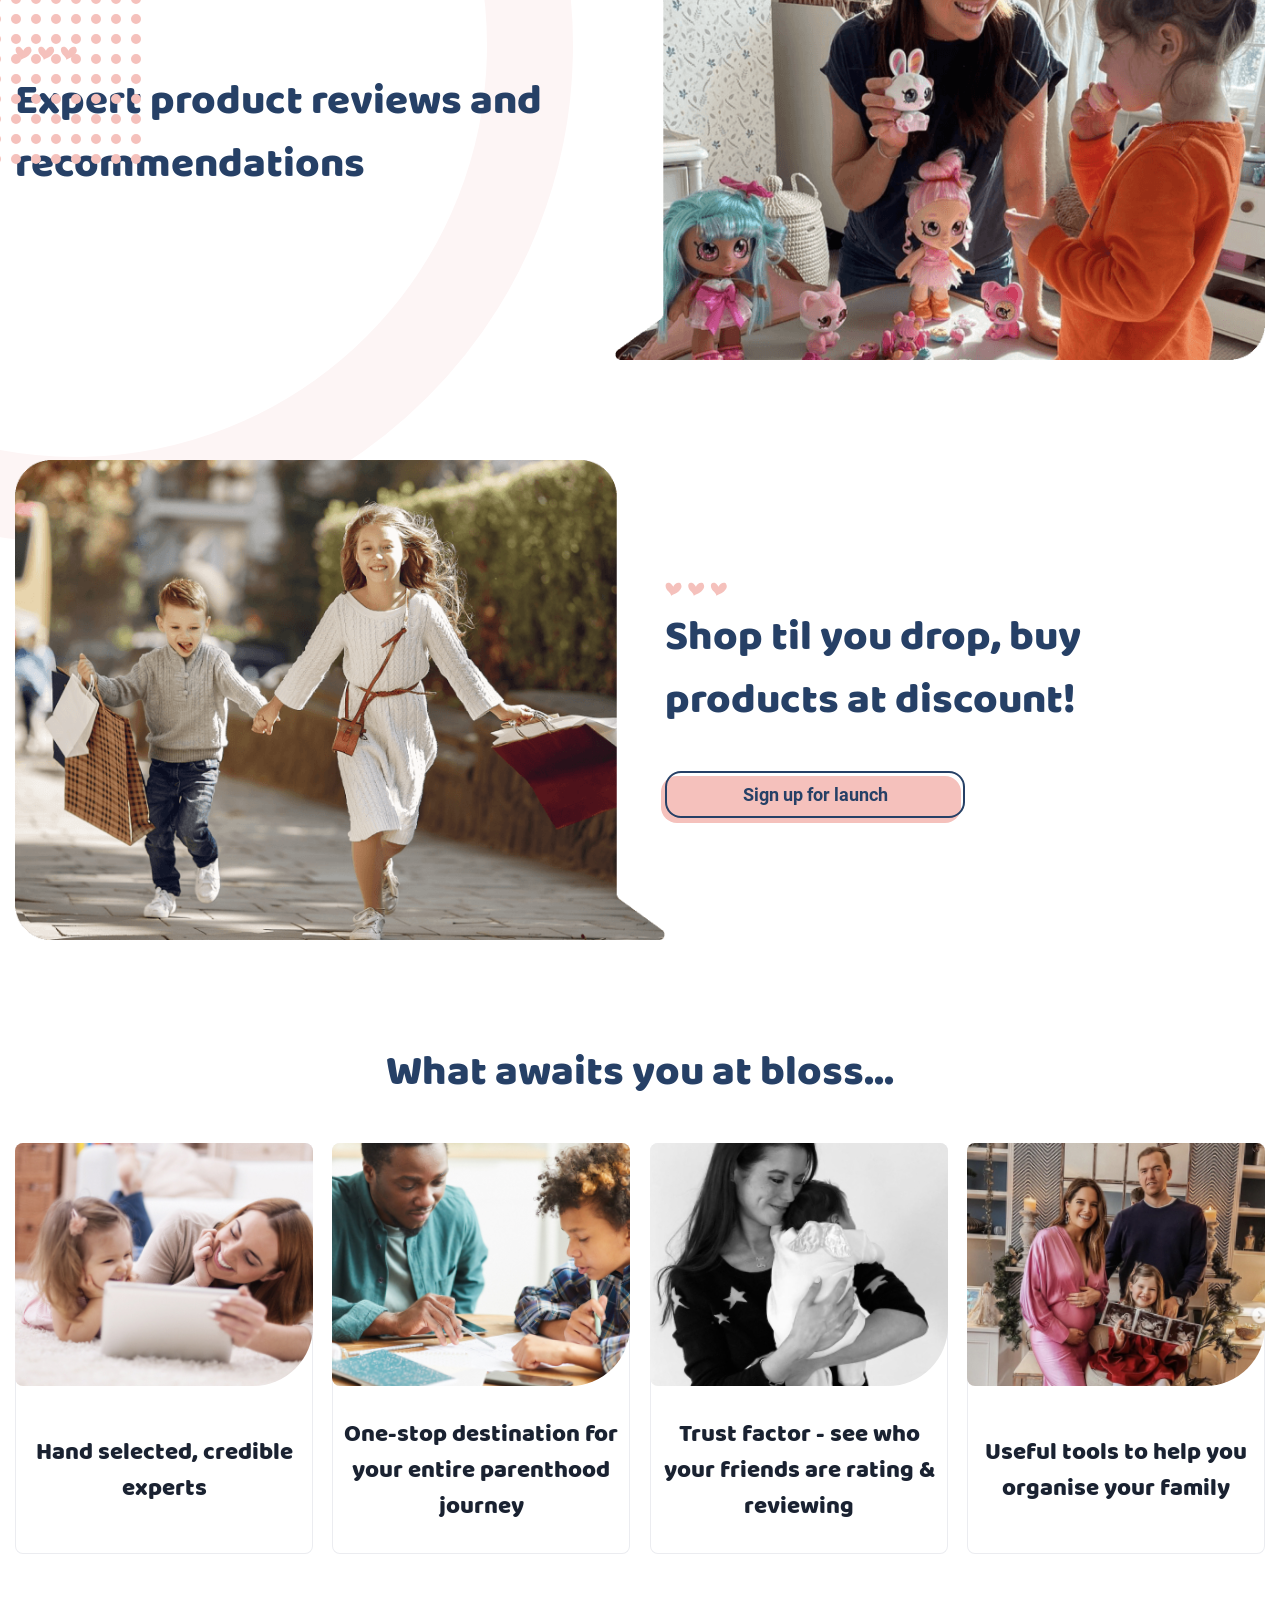
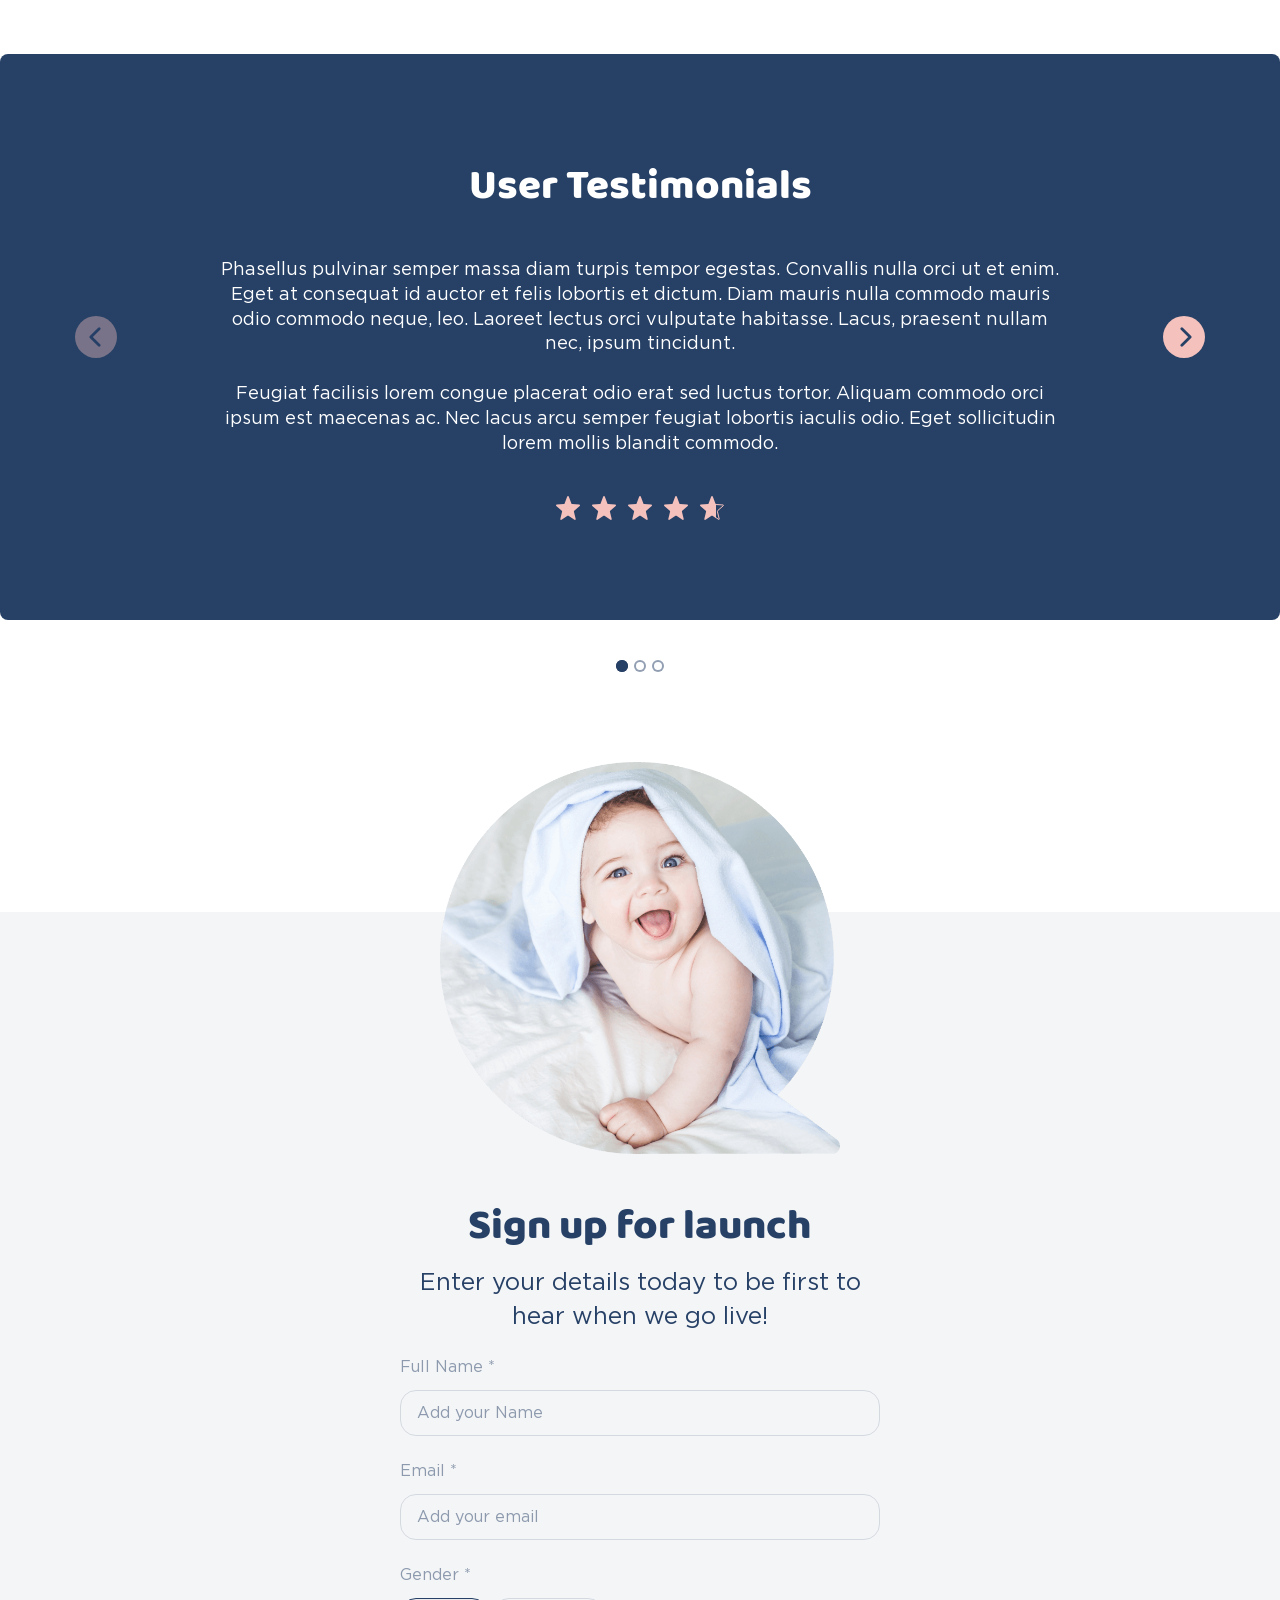
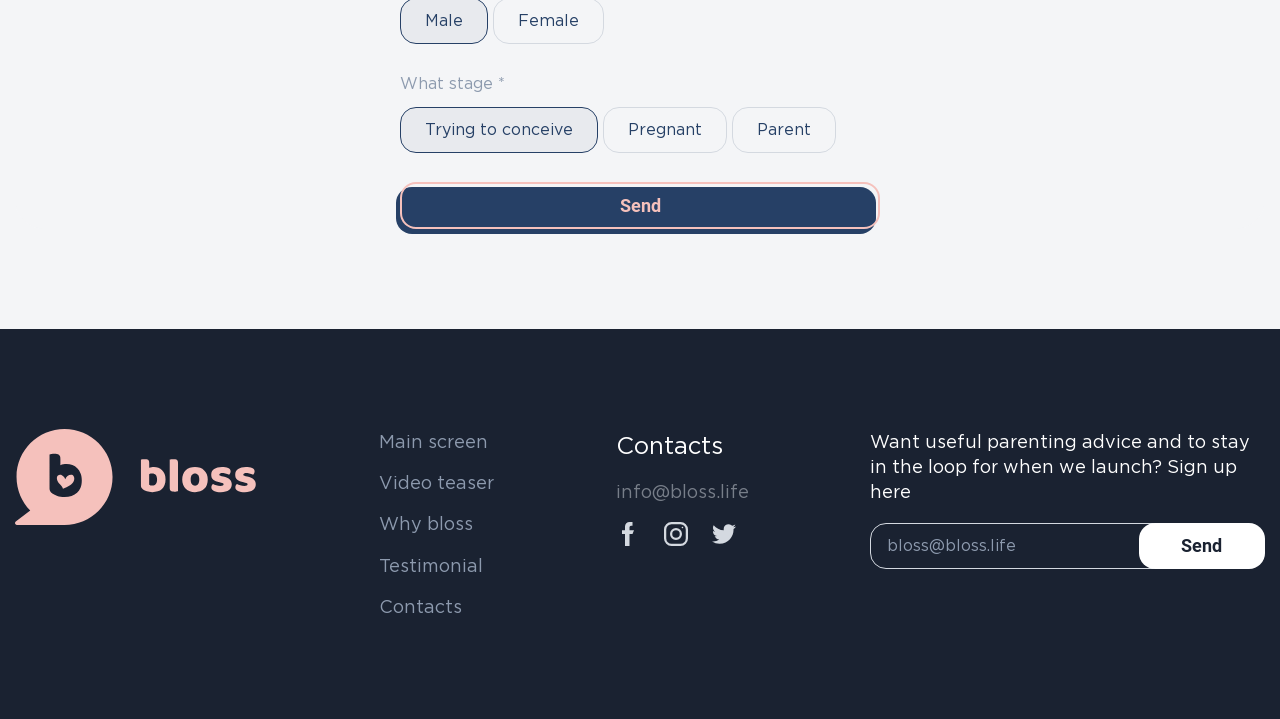
<file: docs/landing-user.html>
<!DOCTYPE html>
<html lang="en">

<head>
	<meta charset="UTF-8">
	<meta name="viewport" content="width=device-width, initial-scale=1">
	<meta http-equiv="X-UA-Compatible" content="IE=edge">
	<meta name="format-detection" content="telephone=no">
	<title>Bloss</title>
	<meta name="description" content="">
	<meta name="keywords" content="">

	<!--== Preload Fonts -->
	<link rel="preload" href="fonts/Gotham-Book.woff2" as="font" type="font/woff" crossorigin="">
	<link rel="preload" href="fonts/BalooBhaijaan-Regular.woff2" as="font" type="font/woff" crossorigin="">
	<link rel="preload" href="fonts/Roboto-Bold.woff2" as="font" type="font/woff" crossorigin="">

	<!--== favicon  -->
	<link rel="apple-touch-icon" sizes="180x180" href="favicon/apple-touch-icon.png">
	<link rel="icon" type="image/png" sizes="32x32" href="favicon/favicon-32x32.png">
	<link rel="icon" type="image/png" sizes="16x16" href="favicon/favicon-16x16.png">
	<link rel="manifest" href="favicon/site.webmanifest">
	<link rel="mask-icon" href="favicon/safari-pinned-tab.svg" color="#264066">
	<meta name="msapplication-TileColor" content="#ffc40d">
	<meta name="theme-color" content="#ffffff">

	<link rel="stylesheet" href="css/vendor.css">
	<link rel="stylesheet" href="css/index.css">
</head>

<body class="body landing-user" id="body">
	<div class="site ">

		

		



	<section class="section section-hero">
		
		<header class="header" data-aos="fade-down" data-aos-duration="1000">
			<div class="container header__container">

				<div class="header-logo header__logo">
					<a class="header-logo__link" href="/">
						<img class="header-logo__image header-logo__image--primary" src="images/logo-blue.svg" alt="site logo">
						<img class="header-logo__image header-logo__image--secondary" src="images/logo-pink.svg" alt="site logo">
					</a>
				</div>

				<div class="header-menu header__menu">
					<nav class="header-menu__container">
						<ul class="ld-menu">
							<li><a href="#">Main screen</a></li>
							<li><a href="#">Video teaser</a></li>
							<li><a href="#">Why bloss</a></li>
							<li><a href="#">Testimonial</a></li>
							<li><a href="#test">Contacts</a></li>
						</ul>
					</nav>

					<button class="button-primary">Are you an expert?</button>
				</div>

				<div class="header__links">
					<button class="button-primary">Sing up for launch</button>
					<button class="button-primary _dark">Are you an expert?</button>
				</div>

				<div class="header__hamburger hamburger hamburger--collapse">
					<div class="hamburger-box">
						<div class="hamburger-inner"></div>
					</div>
				</div>

			</div>
		</header>

		<div class="hero">
			<div class="container hero__container">
				<div class="hero-content hero__content">
					<h1 class="hero-content__title" data-aos="fade-up" data-aos-duration="1000" data-aos-delay="1000">Your home of parenthood experts</h1>
					<div class="hero-content__message" data-aos="fade-up" data-aos-duration="1000" data-aos-delay="1200">
						Tired and frustrated of spending hours googling for conflicting parenthood advice? Look no further, we bring the experts to you - all in one place!
					</div>
					<button class="hero-content__button button-primary" data-aos="fade-up" data-aos-duration="1000" data-aos-delay="1400">Sign up for launch</button>
				</div>
				<div class="hero__media hero-media">
					<div class="hero-media__item" data-aos="fade-right" data-aos-duration="1200" data-aos-delay="200">
						<img class="lazy-image" src="[data-uri]" data-src="images/landing/hero-image-1.png" alt="">
					</div>
					<div class="hero-media__item" data-aos="fade-right" data-aos-duration="1200" data-aos-delay="600">
						<img class="lazy-image" src="[data-uri]" data-src="images/landing/hero-image-2.png" alt="">
					</div>
					<div class="hero-media__item" data-aos="fade-right" data-aos-duration="1200" data-aos-delay="800">
						<img class="lazy-image" src="[data-uri]" data-src="images/landing/hero-image-3.png" alt="">
					</div>
					<div class="hero-media__item" data-aos="fade-right" data-aos-duration="1200" data-aos-delay="400">
						<img class="lazy-image" src="[data-uri]" data-src="images/landing/hero-image-4.png" alt="">
					</div>
					<div class="hero-media__item" data-aos="fade-right" data-aos-duration="1200" data-aos-delay="500">
						<img class="lazy-image" src="[data-uri]" data-src="images/landing/hero-image-5.png" alt="">
					</div>
				</div>
			</div>
		</div>

		<div class="hero-categories" data-aos="fade-up" data-aos-duration="1200" data-aos-delay="1600">
			<div class="container">
				<div class="hero-categories__list">
					<a href="#" class="hero-categories__item">
						<svg class="hero-categories__item-icon icon-conceive">
							<use xlink:href="symbol/sprite.svg#icon-conceive"></use>
						</svg>
						<span class="hero-categories__item-title">Trying to Conceive</span>
					</a>
					<a href="#" class="hero-categories__item">
						<svg class="hero-categories__item-icon icon-pregnacy">
							<use xlink:href="symbol/sprite.svg#icon-pregnacy"></use>
						</svg>
						<span class="hero-categories__item-title">Pregnancy</span>
					</a>
					<a href="#" class="hero-categories__item">
						<svg class="hero-categories__item-icon icon-family">
							<use xlink:href="symbol/sprite.svg#icon-family"></use>
						</svg>
						<span class="hero-categories__item-title">Parenting</span>
					</a>
					<a href="#" class="hero-categories__item">
						<svg class="hero-categories__item-icon icon-hands">
							<use xlink:href="symbol/sprite.svg#icon-hands"></use>
						</svg>
						<span class="hero-categories__item-title">Life</span>
					</a>
					<a href="#" class="hero-categories__item">
						<svg class="hero-categories__item-icon icon-apple">
							<use xlink:href="symbol/sprite.svg#icon-apple"></use>
						</svg>
						<span class="hero-categories__item-title">Nutrition</span>
					</a>
					<a href="#" class="hero-categories__item">
						<svg class="hero-categories__item-icon icon-life">
							<use xlink:href="symbol/sprite.svg#icon-life"></use>
						</svg>
						<span class="hero-categories__item-title">Wellness</span>
					</a>
					<a href="#" class="hero-categories__item">
						<svg class="hero-categories__item-icon icon-style">
							<use xlink:href="symbol/sprite.svg#icon-style"></use>
						</svg>
						<span class="hero-categories__item-title">Style</span>
					</a>
				</div>
			</div>
			<button class="button _close"></button>
		</div>

		<div class="hero-control">
			<div class="container">
				<button class="hero-control__categories button-primary _dark">Show All Categories</button>
				<button class="hero-control__sing-up button-primary">Sign up for launch</button>
			</div>
		</div>

	</section>

	<section class="section about">
		<div class="about__container container">
			<div class="about__inner">
				<div class="about__content" data-aos="fade-right" data-aos-delay="0" data-aos-duration="1000">
					<div class="heart-separator" >
						<svg class="heart-separator__icon">
							<use xlink:href="symbol/sprite.svg#icon-heart-separator"></use>
						</svg>
					</div>
					<div id="a-about-text" class="about__text">
						We connect you with the experts, tools and community to help navigate your parenthood journey across all stages including trying to conceive, prenatal and parenting from baby to teenager!
					</div>

					<button class="button-primary">Sign up for launch</button>
				</div>

				<div class="about__media">
					<img class="lazy-image about__image" src="[data-uri]" data-src="images/landing/about-image.png" data-aos="fade-up" data-aos-delay="400" data-aos-duration="1200" data-aos-anchor="#a-about-text" alt="">

					<div class="about__media-deco">
						<div class="_deco-item rellax" data-rellax-speed="-3"></div>
						<div class="_deco-item rellax" data-rellax-speed="-1"></div>
						<div class="_deco-item rellax" data-rellax-speed="1"></div>
					</div>
				</div>
			</div>

			<div class="about__deco rellax"></div>
		</div>
	</section>

	<main class="main site__main">

		<section class="section section-video">
			<div class="container">
				<header class="section__header" data-aos="fade-up" data-aos-duration="1000">
					<h2 class="section__title">Video teaser with Binky</h2>
				</header>

				<div class="section-video__body" data-aos="fade-up" data-aos-delay="400" data-aos-duration="1200">
					<div class="video-player">
						<div class="video-player__media">
							<img class="video-player__image lazy-image" src="[data-uri]" data-src="images/landing/video-player-image.jpg" alt="">
							<video class="video-player__movie" width="100%" height="200px" controls autoplay playsinline>
								<source data-src="intro.mp4"  type="video/mp4">
							</video>
						</div>
						<button class="video-player__button button-play button"></button>
					</div>
				</div>

				<footer class="section__footer">
					<div class="_deco-item rellax" data-rellax-speed="3"></div>
					<div class="_deco-item rellax" data-rellax-speed="-3"></div>
				</footer>
			</div>
		</section>

		<section class="section services">
			<div class="container">
				<div class="services__body">
					<div class="services__block service-block">
						<div class="service-block__media" data-aos="fade-left" data-aos-delay="0" data-aos-duration="1400">
							<img class="lazy-image" src="[data-uri]" data-src="images/landing/service-block-image-1.png" alt="">
							<svg class="_deco-dots rellax" data-rellax-speed="-3">
								<use xlink:href="symbol/sprite.svg#deco-dots"></use>
							</svg>
						</div>
						<div class="service-block__content" data-aos="fade-left" data-aos-delay="600" data-aos-duration="1200" >
							<div class="heart-separator">
								<svg class="heart-separator__icon">
									<use xlink:href="symbol/sprite.svg#icon-heart-separator"></use>
								</svg>
							</div>
							<h2 class="service-block__title">
								Informative, credible and myth busting content from all your favourite experts, in one place
							</h2>
						</div>
					</div>
					<div class="services__block service-block">
						<div class="service-block__media" data-aos="fade-right" data-aos-delay="0" data-aos-duration="1400" >
							<img class="lazy-image" src="[data-uri]" data-src="images/landing/service-block-image-2.png" alt="">
							<div class="_deco rellax" data-rellax-speed="-1" ></div>
						</div>
						<div class="service-block__content" data-aos="fade-right" data-aos-delay="600" data-aos-duration="1200" >
							<div class="heart-separator">
								<svg class="heart-separator__icon">
									<use xlink:href="symbol/sprite.svg#icon-heart-separator"></use>
								</svg>
							</div>
							<h2 class="service-block__title">
								Book virtual and offline appointments with your expert today 
							</h2>
						</div>
					</div>
					<div class="services__block service-block">
						<div class="service-block__media" data-aos="fade-left" data-aos-delay="0" data-aos-duration="1400" >
							<img class="lazy-image" src="[data-uri]" data-src="images/landing/service-block-image-3.png" alt="">
							<svg class="_deco-dots rellax" data-rellax-speed="1">
								<use xlink:href="symbol/sprite.svg#deco-dots"></use>
							</svg>
						</div>
						<div class="service-block__content" data-aos="fade-left" data-aos-delay="600" data-aos-duration="1200" >
							<div class="heart-separator">
								<svg class="heart-separator__icon">
									<use xlink:href="symbol/sprite.svg#icon-heart-separator"></use>
								</svg>
							</div>
							<h2 class="service-block__title">
								Downloadable courses, planners, routines, schedules for all your parenting needs
							</h2>
							<button class="service-block__button button-primary">Sign up for launch</button>
						</div>
					</div>
					<div class="services__block service-block">
						<div class="service-block__media" data-aos="fade-right" data-aos-delay="0" data-aos-duration="1400">
							<img class="lazy-image" src="[data-uri]" data-src="images/landing/service-block-image-4.png" alt="">
							<div class="_deco rellax" data-rellax-speed="-1"></div>
						</div>
						<div class="service-block__content" data-aos="fade-right" data-aos-delay="600" data-aos-duration="1200">
							<div class="heart-separator">
								<svg class="heart-separator__icon">
									<use xlink:href="symbol/sprite.svg#icon-heart-separator"></use>
								</svg>
							</div>
							<h2 class="service-block__title">
								Community chat forum to ask other parents and experts for advice
							</h2>
						</div>
					</div>
					<div class="services__block service-block">
						<div class="service-block__media" data-aos="fade-left" data-aos-delay="0" data-aos-duration="1400" >
							<img class="lazy-image" src="[data-uri]" data-src="images/landing/service-block-image-5.png" alt="">
							<div class="_deco rellax" data-rellax-speed="3"></div>
						</div>
						<div class="service-block__content" data-aos="fade-left" data-aos-delay="600" data-aos-duration="1200" >
							<div class="heart-separator">
								<svg class="heart-separator__icon">
									<use xlink:href="symbol/sprite.svg#icon-heart-separator"></use>
								</svg>
							</div>
							<h2 class="service-block__title">
								Expert product reviews and recommendations
							</h2>
						</div>
					</div>
					<div class="services__block service-block">
						<div class="service-block__media" data-aos="fade-right" data-aos-delay="0" data-aos-duration="1400">
							<img class="lazy-image" src="[data-uri]" data-src="images/landing/service-block-image-6.png" alt="">
							<svg class="_deco-dots rellax" data-rellax-speed="-1">
								<use xlink:href="symbol/sprite.svg#deco-dots"></use>
							</svg>
						</div>
						<div class="service-block__content" data-aos="fade-right" data-aos-delay="600" data-aos-duration="1200">
							<div class="heart-separator">
								<svg class="heart-separator__icon">
									<use xlink:href="symbol/sprite.svg#icon-heart-separator"></use>
								</svg>
							</div>
							<h2 class="service-block__title">
								Shop til you drop, buy products at discount! 
							</h2>
							<button class="service-block__button button-primary">Sign up for launch</button>
						</div>
					</div>				
				</div>
				<div class="services__footer">
					<div class="_deco-item rellax" data-rellax-speed="3"></div>
					<div class="_deco-item rellax" data-rellax-speed="-4"></div>
					<div class="_deco-item rellax" data-rellax-speed="-2"></div>
				</div>
			</div>
		</section>

		<section class="section blog-latest">
			<div class="container">

				<header class="section__header" data-aos="fade-up" data-aos-delay="0" data-aos-duration="1400"" data-aos-duration="1000">
					<h2 class="section__title">What awaits you at bloss...</h2>
				</header>

				<div class="blog-latest__body">
					<div class="blog-latest__item" data-aos="flip-left" data-aos-delay="200" data-aos-duration="1400">
						<article class="lnews-card">
							<figure class="lnews-card__media">
								<img class="lnews-card__image lazy-image" src="[data-uri]" data-src="images/landing/lnews-image-1.jpg" alt="">
							</figure>
							<div class="lnews-card__body">

								<a href="#" class="lnews-card__link">Hand selected, credible experts</a>
							</div>
						</article>
					</div>
					<div class="blog-latest__item" data-aos="flip-left" data-aos-delay="400" data-aos-duration="1400">
						<article class="lnews-card">
							<figure class="lnews-card__media">
								<img class="lnews-card__image lazy-image" src="[data-uri]" data-src="images/landing/lnews-image-2.jpg" alt="">
							</figure>
							<div class="lnews-card__body">

								<a href="#" class="lnews-card__link">One-stop destination for your entire parenthood journey</a>
							</div>
						</article>
					</div>
					<div class="blog-latest__item" data-aos="flip-left" data-aos-delay="600" data-aos-duration="1400">
						<article class="lnews-card">
							<figure class="lnews-card__media">
								<img class="lnews-card__image lazy-image" src="[data-uri]" data-src="images/landing/lnews-image-3.jpg" alt="">
							</figure>
							<div class="lnews-card__body">

								<a href="#" class="lnews-card__link">Trust factor - see who your friends are rating & reviewing</a>
							</div>
						</article>
					</div>
					<div class="blog-latest__item" data-aos="flip-left" data-aos-delay="800" data-aos-duration="1400">
						<article class="lnews-card">
							<figure class="lnews-card__media">
								<img class="lnews-card__image lazy-image" src="[data-uri]" data-src="images/landing/lnews-image-4.jpg" alt="">
							</figure>
							<div class="lnews-card__body">

								<a href="#" class="lnews-card__link">Useful tools to help you organise your family</a>
							</div>
						</article>
					</div>
				</div>
			</div>
		</section>

	</main>

	<section class="section testimonials">
		<div class="testimonials__inner" data-aos="fade-in" data-aos-delay="200" data-aos-duration="1400">
			<div class="container">
				<header class="section__header">
					<h2 class="section__title">User Testimonials</h2>
				</header>

				<div class="testimonials__body">
					<div class="testimonial-slider swiper-container">
						<div class="swiper-wrapper">
							<div class="swiper-slide">
								<div class="testimonial-item">
									<div class="testimonial-item__typography">
										<p>Phasellus pulvinar semper massa diam turpis tempor egestas. Convallis nulla orci ut et enim. Eget at consequat id auctor et felis lobortis et dictum. Diam mauris nulla commodo mauris odio commodo neque, leo. Laoreet lectus orci vulputate habitasse. Lacus, praesent nullam nec, ipsum tincidunt.
										</p>
										<p>Feugiat facilisis lorem congue placerat odio erat sed luctus tortor. Aliquam commodo orci ipsum est maecenas ac. Nec lacus arcu semper feugiat lobortis iaculis odio. Eget sollicitudin lorem mollis blandit commodo.</p>
									</div>
									<div class="testimonial-item__rating">
										<div class="star-rating">
											<div class="star-rating__row _fill" style="width: 95%">
												<svg class="icon-star _fill">
													<use xlink:href="symbol/sprite.svg#icon-star-fill"></use>
												</svg>
												<svg class="icon-star _fill">
													<use xlink:href="symbol/sprite.svg#icon-star-fill"></use>
												</svg>
												<svg class="icon-star _fill">
													<use xlink:href="symbol/sprite.svg#icon-star-fill"></use>
												</svg>
												<svg class="icon-star _fill">
													<use xlink:href="symbol/sprite.svg#icon-star-fill"></use>
												</svg>
												<svg class="icon-star _fill">
													<use xlink:href="symbol/sprite.svg#icon-star-fill"></use>
												</svg>
											</div>
											<div class="star-rating__row _clear">
												<svg class="icon-star _clear">
													<use xlink:href="symbol/sprite.svg#icon-star-clear"></use>
												</svg>
												<svg class="icon-star _clear">
													<use xlink:href="symbol/sprite.svg#icon-star-clear"></use>
												</svg>
												<svg class="icon-star _clear">
													<use xlink:href="symbol/sprite.svg#icon-star-clear"></use>
												</svg>
												<svg class="icon-star _clear">
													<use xlink:href="symbol/sprite.svg#icon-star-clear"></use>
												</svg>
												<svg class="icon-star _clear">
													<use xlink:href="symbol/sprite.svg#icon-star-clear"></use>
												</svg>
											</div>
										</div>
									</div>
								</div>
							</div>
							<div class="swiper-slide">
								<div class="testimonial-item">
									<div class="testimonial-item__typography">
										<p>Phasellus pulvinar semper massa diam turpis tempor egestas. Convallis nulla orci ut et enim. Eget at consequat id auctor et felis lobortis et dictum. Diam mauris nulla commodo mauris odio commodo neque, leo. Laoreet lectus orci vulputate habitasse. Lacus, praesent nullam nec, ipsum tincidunt.
										</p>
										<p>Feugiat facilisis lorem congue placerat odio erat sed luctus tortor. Aliquam commodo orci ipsum est maecenas ac. Nec lacus arcu semper feugiat lobortis iaculis odio. Eget sollicitudin lorem mollis blandit commodo.</p>
									</div>
									<div class="testimonial-item__rating">
										<div class="star-rating">
											<div class="star-rating__row _fill" style="width: 88%">
												<svg class="icon-star _fill">
													<use xlink:href="symbol/sprite.svg#icon-star-fill"></use>
												</svg>
												<svg class="icon-star _fill">
													<use xlink:href="symbol/sprite.svg#icon-star-fill"></use>
												</svg>
												<svg class="icon-star _fill">
													<use xlink:href="symbol/sprite.svg#icon-star-fill"></use>
												</svg>
												<svg class="icon-star _fill">
													<use xlink:href="symbol/sprite.svg#icon-star-fill"></use>
												</svg>
												<svg class="icon-star _fill">
													<use xlink:href="symbol/sprite.svg#icon-star-fill"></use>
												</svg>
											</div>
											<div class="star-rating__row _clear">
												<svg class="icon-star _clear">
													<use xlink:href="symbol/sprite.svg#icon-star-clear"></use>
												</svg>
												<svg class="icon-star _clear">
													<use xlink:href="symbol/sprite.svg#icon-star-clear"></use>
												</svg>
												<svg class="icon-star _clear">
													<use xlink:href="symbol/sprite.svg#icon-star-clear"></use>
												</svg>
												<svg class="icon-star _clear">
													<use xlink:href="symbol/sprite.svg#icon-star-clear"></use>
												</svg>
												<svg class="icon-star _clear">
													<use xlink:href="symbol/sprite.svg#icon-star-clear"></use>
												</svg>
											</div>
										</div>
									</div>
								</div>
							</div>
							<div class="swiper-slide">
								<div class="testimonial-item">
									<div class="testimonial-item__typography">
										<p>Phasellus pulvinar semper massa diam turpis tempor egestas. Convallis nulla orci ut et enim. Eget at consequat id auctor et felis lobortis et dictum. Diam mauris nulla commodo mauris odio commodo neque, leo. Laoreet lectus orci vulputate habitasse. Lacus, praesent nullam nec, ipsum tincidunt.
										</p>
										<p>Feugiat facilisis lorem congue placerat odio erat sed luctus tortor. Aliquam commodo orci ipsum est maecenas ac. Nec lacus arcu semper feugiat lobortis iaculis odio. Eget sollicitudin lorem mollis blandit commodo.</p>
									</div>
									<div class="testimonial-item__rating">
										<div class="star-rating">
											<div class="star-rating__row _fill" style="width: 100%">
												<svg class="icon-star _fill">
													<use xlink:href="symbol/sprite.svg#icon-star-fill"></use>
												</svg>
												<svg class="icon-star _fill">
													<use xlink:href="symbol/sprite.svg#icon-star-fill"></use>
												</svg>
												<svg class="icon-star _fill">
													<use xlink:href="symbol/sprite.svg#icon-star-fill"></use>
												</svg>
												<svg class="icon-star _fill">
													<use xlink:href="symbol/sprite.svg#icon-star-fill"></use>
												</svg>
												<svg class="icon-star _fill">
													<use xlink:href="symbol/sprite.svg#icon-star-fill"></use>
												</svg>
											</div>
											<div class="star-rating__row _clear">
												<svg class="icon-star _clear">
													<use xlink:href="symbol/sprite.svg#icon-star-clear"></use>
												</svg>
												<svg class="icon-star _clear">
													<use xlink:href="symbol/sprite.svg#icon-star-clear"></use>
												</svg>
												<svg class="icon-star _clear">
													<use xlink:href="symbol/sprite.svg#icon-star-clear"></use>
												</svg>
												<svg class="icon-star _clear">
													<use xlink:href="symbol/sprite.svg#icon-star-clear"></use>
												</svg>
												<svg class="icon-star _clear">
													<use xlink:href="symbol/sprite.svg#icon-star-clear"></use>
												</svg>
											</div>
										</div>
									</div>
								</div>
							</div>
						</div>
					</div>
				</div>

				<div class="testimonial-slider__nav">
					<button class="swiper-button _prev button">
						<svg class="icon">
							<use xlink:href="symbol/sprite.svg#icon-arrow-angel"></use>
						</svg>
					</button>
					<button class="swiper-button _next button">
						<svg class="icon">
							<use xlink:href="symbol/sprite.svg#icon-arrow-angel"></use>
						</svg>
					</button>
				</div>
			</div>
		</div>
		
		<div class="testimonial-slider__pagination"></div>
	</section>

	<section id="test" class="section sing-up">
		<div class="container">
			<div class="sing-up__inner">
				<div class="sing-up__media" data-aos="fade-left" data-aos-delay="400" data-aos-duration="1400">
					<img class="lazy-image" src="[data-uri]" data-src="images/landing/singup-image-1.png" alt="">
				</div>
				<div class="sing-up__body" data-aos="fade-up" data-aos-delay="800" data-aos-duration="1200">
					<div class="sing-up__header">
						<h2 class="sing-up__title">Sign up for launch</h2>
						<h3 class="sing-up__description">
							Enter your details today to be first to hear when we go live!
						</h3>
					</div>

					<form class="form sing-up__form">
						<div class="form__row">
							<div class="form__group">
								<div class="form__label">Full Name *</div>
								<input type="text" class="form__input" placeholder="Add your Name" required >
							</div>
						</div>
						<div class="form__row">
							<div class="form__group">
								<div class="form__label">Email *</div>
								<input type="email" class="form__input" placeholder="Add your email" required >
							</div>
						</div>
						<div class="form__row">
							<div class="form__group">
								<div class="form__label">Gender *</div>
								<div class="button-radio">
									<input type="radio" name="gender" id="gender_male" checked>
									<label for="gender_male">Male</label>	
								</div>
								<div class="button-radio">
									<input type="radio" name="gender" id="gender_female">
									<label for="gender_female">Female</label>
								</div>
							</div>
						</div>
						<div class="form__row">
							<div class="form__group">
								<div class="form__label">What stage *</div>
								<div class="button-radio _checked">
									<input type="radio" name="stage" id="stage_conceive" checked>
									<label for="stage_conceive">Trying to conceive</label>
								</div>
								<div class="button-radio">
									<input type="radio" name="stage" id="stage_pregnant">
									<label for="stage_pregnant">Pregnant</Д>
								</div>
								<div class="button-radio">
									<input type="radio" name="stage" id="stage_parent">
									<label for="stage_parent">Parent</label>
								</div>
							</div>
						</div>
						<div class="form__row">
							<button class="button-primary form__submit _dark">Send</button>
						</div>
					</form>
				</div>
			</div>
		</div>
	</section>

		<footer class="footer site__footer" >
			<div class="container">
				<div class="footer__inner">
					<div class="footer__logo footer-logo">
						<a href="/" class="footer-logo__link">
							<img class="lazy-image footer-logo__image" src="[data-uri]" data-src="images/logo-footer.svg" alt="">
						</a>
					</div>
					<div class="footer__menu">
						<nav class="footer__nav">
							<ul class="footer-menu">
								<li><a href="#">Main screen</a></li>
								<li><a href="#">Video teaser</a></li>
								<li><a href="#">Why bloss</a></li>
								<li><a href="#">Testimonial</a></li>
								<li><a href="#">Contacts</a></li>
							</ul>
						</nav>
					</div>
					<div class="footer__contacts footer-contacts">
						<h4 class="footer-contacts__title">Contacts</h4>
						<ul class="footer-contacts__list-items">
							<li class="footer-contacts__item">
								<a class="footer-email" href="mailto:info@bloss.life">info@bloss.life</a>
							</li>
							<li class="footer-contacts__item">
								<div class="social">
									<a class="social__item" href="#">
										<svg class="icon _facebook">
											<use xlink:href="symbol/sprite.svg#icon-facebook"></use>
										</svg>
									</a>
									<a class="social__item" href="#">
										<svg class="icon _instagram">
											<use xlink:href="symbol/sprite.svg#icon-instagram"></use>
										</svg>
									</a>
									<a class="social__item" href="#">
										<svg class="icon _twitter">
											<use xlink:href="symbol/sprite.svg#icon-twitter"></use>
										</svg>
									</a>
								</div>
							</li>
						</ul>
					</div>
					<div class="footer__subscribe subscribe">
						<div class="subscribe__inner">
							<header class="subscribe__header">
								<div class="subscribe__title">
									Want useful parenting advice and to stay in the loop for when we launch? Sign up here
								</div>
							</header>
							<form class="subscribe-form subscribe__form form">
								<div class="form__row">
									<div class="form__group">
										<input type="text" class="form__input" placeholder="bloss@bloss.life" required>
										<button class="subscribe-form__button button">Send</button>
									</div>
								</div>
							</form>
						</div>
					</div>
				</div>
			</div>
		</footer>

	</div>

	<script src="js/vendor.js"></script>
	<script src="js/index.js"></script>
	</body>

</html>
</file>
<file: docs/css/index.css>
/* settings
===================================================*/
/*! normalize.css v8.0.1 | MIT License | github.com/necolas/normalize.css */
/* Document
   ========================================================================== */
/**
 * 1. Correct the line height in all browsers.
 * 2. Prevent adjustments of font size after orientation changes in iOS.
 */
html {
  line-height: 1.15;
  /* 1 */
  -webkit-text-size-adjust: 100%;
  /* 2 */ }

/* Sections
	 ========================================================================== */
/**
   * Remove the margin in all browsers.
   */
body {
  margin: 0; }

/**
   * Render the `main` element consistently in IE.
   */
main {
  display: block; }

/**
   * Correct the font size and margin on `h1` elements within `section` and
   * `article` contexts in Chrome, Firefox, and Safari.
   */
h1 {
  font-size: 2em;
  margin: 0.67em 0; }

/* Grouping content
	 ========================================================================== */
/**
   * 1. Add the correct box sizing in Firefox.
   * 2. Show the overflow in Edge and IE.
   */
hr {
  -webkit-box-sizing: content-box;
  box-sizing: content-box;
  /* 1 */
  height: 0;
  /* 1 */
  overflow: visible;
  /* 2 */ }

/**
   * 1. Correct the inheritance and scaling of font size in all browsers.
   * 2. Correct the odd `em` font sizing in all browsers.
   */
pre {
  font-family: monospace, monospace;
  /* 1 */
  font-size: 1em;
  /* 2 */ }

/* Text-level semantics
	 ========================================================================== */
/**
   * Remove the gray background on active links in IE 10.
   */
a {
  background-color: transparent; }

/**
   * 1. Remove the bottom border in Chrome 57-
   * 2. Add the correct text decoration in Chrome, Edge, IE, Opera, and Safari.
   */
abbr[title] {
  border-bottom: none;
  /* 1 */
  text-decoration: underline;
  /* 2 */
  -webkit-text-decoration: underline dotted;
  text-decoration: underline dotted;
  /* 2 */ }

/**
   * Add the correct font weight in Chrome, Edge, and Safari.
   */
b,
strong {
  font-weight: bolder; }

/**
   * 1. Correct the inheritance and scaling of font size in all browsers.
   * 2. Correct the odd `em` font sizing in all browsers.
   */
code,
kbd,
samp {
  font-family: monospace, monospace;
  /* 1 */
  font-size: 1em;
  /* 2 */ }

/**
   * Add the correct font size in all browsers.
   */
small {
  font-size: 80%; }

/**
   * Prevent `sub` and `sup` elements from affecting the line height in
   * all browsers.
   */
sub,
sup {
  font-size: 75%;
  line-height: 0;
  position: relative;
  vertical-align: baseline; }

sub {
  bottom: -0.25em; }

sup {
  top: -0.5em; }

/* Embedded content
	 ========================================================================== */
/**
   * Remove the border on images inside links in IE 10.
   */
img {
  border-style: none; }

/* Forms
	 ========================================================================== */
/**
   * 1. Change the font styles in all browsers.
   * 2. Remove the margin in Firefox and Safari.
   */
button,
input,
optgroup,
select,
textarea {
  font-family: inherit;
  /* 1 */
  font-size: 100%;
  /* 1 */
  line-height: 1.15;
  /* 1 */
  margin: 0;
  /* 2 */ }

/**
   * Show the overflow in IE.
   * 1. Show the overflow in Edge.
   */
button,
input {
  /* 1 */
  overflow: visible; }

/**
   * Remove the inheritance of text transform in Edge, Firefox, and IE.
   * 1. Remove the inheritance of text transform in Firefox.
   */
button,
select {
  /* 1 */
  text-transform: none; }

/**
   * Correct the inability to style clickable types in iOS and Safari.
   */
button,
[type="button"],
[type="reset"],
[type="submit"] {
  -webkit-appearance: button; }

/**
   * Remove the inner border and padding in Firefox.
   */
button::-moz-focus-inner,
[type="button"]::-moz-focus-inner,
[type="reset"]::-moz-focus-inner,
[type="submit"]::-moz-focus-inner {
  border-style: none;
  padding: 0; }

/**
   * Restore the focus styles unset by the previous rule.
   */
button:-moz-focusring,
[type="button"]:-moz-focusring,
[type="reset"]:-moz-focusring,
[type="submit"]:-moz-focusring {
  outline: 1px dotted ButtonText; }

/**
   * Correct the padding in Firefox.
   */
fieldset {
  padding: 0.35em 0.75em 0.625em; }

/**
   * 1. Correct the text wrapping in Edge and IE.
   * 2. Correct the color inheritance from `fieldset` elements in IE.
   * 3. Remove the padding so developers are not caught out when they zero out
   *    `fieldset` elements in all browsers.
   */
legend {
  -webkit-box-sizing: border-box;
  box-sizing: border-box;
  /* 1 */
  color: inherit;
  /* 2 */
  display: table;
  /* 1 */
  max-width: 100%;
  /* 1 */
  padding: 0;
  /* 3 */
  white-space: normal;
  /* 1 */ }

/**
   * Add the correct vertical alignment in Chrome, Firefox, and Opera.
   */
progress {
  vertical-align: baseline; }

/**
   * Remove the default vertical scrollbar in IE 10+.
   */
textarea {
  overflow: auto; }

/**
   * 1. Add the correct box sizing in IE 10.
   * 2. Remove the padding in IE 10.
   */
[type="checkbox"],
[type="radio"] {
  -webkit-box-sizing: border-box;
  box-sizing: border-box;
  /* 1 */
  padding: 0;
  /* 2 */ }

/**
   * Correct the cursor style of increment and decrement buttons in Chrome.
   */
[type="number"]::-webkit-inner-spin-button,
[type="number"]::-webkit-outer-spin-button {
  height: auto; }

/**
   * 1. Correct the odd appearance in Chrome and Safari.
   * 2. Correct the outline style in Safari.
   */
[type="search"] {
  -webkit-appearance: textfield;
  /* 1 */
  outline-offset: -2px;
  /* 2 */ }

/**
   * Remove the inner padding in Chrome and Safari on macOS.
   */
[type="search"]::-webkit-search-decoration {
  -webkit-appearance: none; }

/**
   * 1. Correct the inability to style clickable types in iOS and Safari.
   * 2. Change font properties to `inherit` in Safari.
   */
::-webkit-file-upload-button {
  -webkit-appearance: button;
  /* 1 */
  font: inherit;
  /* 2 */ }

/* Interactive
	 ========================================================================== */
/*
   * Add the correct display in Edge, IE 10+, and Firefox.
   */
details {
  display: block; }

/*
   * Add the correct display in all browsers.
   */
summary {
  display: list-item; }

/* Misc
	 ========================================================================== */
/**
   * Add the correct display in IE 10+.
   */
template {
  display: none; }

/**
   * Add the correct display in IE 10.
   */
[hidden] {
  display: none; }

/* vendor
===================================================*/
/* global
===================================================*/
@-webkit-keyframes glass-overflow-in {
  0% {
    opacity: 0; }
  100% {
    opacity: 1; } }
@keyframes glass-overflow-in {
  0% {
    opacity: 0; }
  100% {
    opacity: 1; } }

@-webkit-keyframes glass-overflow-out {
  0% {
    opacity: 1; }
  100% {
    opacity: 0; } }

@keyframes glass-overflow-out {
  0% {
    opacity: 1; }
  100% {
    opacity: 0; } }

/*============================================================================
	#Fonts
==============================================================================*/
@font-face {
  font-family: 'BalooBhaijaan';
  src: url("../fonts/BalooBhaijaan-Regular.woff2") format("woff2"), url("../fonts/BalooBhaijaan-Regular.woff") format("woff");
  font-weight: 400;
  font-style: normal;
  font-display: swap; }

@font-face {
  font-family: 'Gotham';
  src: url("../fonts/Gotham-Book.woff2") format("woff2"), url("../fonts/Gotham-Book.woff") format("woff");
  font-weight: 400;
  font-style: normal;
  font-display: swap; }

@font-face {
  font-family: 'Gotham';
  src: url("../fonts/Gotham-Medium.woff2") format("woff2"), url("../fonts/Gotham-Medium.woff") format("woff");
  font-weight: 500;
  font-style: normal;
  font-display: swap; }

@font-face {
  font-family: 'Gotham';
  src: url("../fonts/Gotham-Black.woff2") format("woff2"), url("../fonts/Gotham-Black.woff") format("woff");
  font-weight: 900;
  font-style: normal;
  font-display: swap; }

@font-face {
  font-family: 'Roboto';
  src: url("../fonts/Roboto-Bold.woff2") format("woff2"), url("../fonts/Roboto-Bold.woff") format("woff");
  font-weight: 700;
  font-style: normal;
  font-display: swap; }

/*============================================================================
	#Global
==============================================================================*/
html {
  -webkit-box-sizing: border-box;
  box-sizing: border-box;
  height: 100%; }

*,
*:before,
*:after {
  -webkit-box-sizing: inherit;
  box-sizing: inherit;
  outline: none; }

body {
  height: 100%;
  -webkit-tap-highlight-color: rgba(0, 0, 0, 0); }

img {
  height: auto;
  max-width: 100%;
  vertical-align: top; }

svg {
  vertical-align: top; }

.link {
  color: #000000;
  text-decoration: underline; }
  .link:hover {
    text-decoration: none; }

input[type=number]::-webkit-inner-spin-button,
input[type=number]::-webkit-outer-spin-button {
  -webkit-appearance: none;
  margin: 0; }

/*============================================================================
	#Typography
==============================================================================*/
html {
  font-size: 100%; }

body,
button,
input,
select,
optgroup,
textarea {
  color: #000000;
  font-family: "Gotham", sans-serif;
  font-size: 16px;
  line-height: 26px;
  font-weight: 400;
  letter-spacing: 0rem;
  -webkit-font-smoothing: antialiased;
  -moz-osx-font-smoothing: grayscale;
  -webkit-text-size-adjust: 100%; }

h1,
h2,
h3,
h3,
h4,
h5,
h6 {
  font-family: "BalooBhaijaan", sans-serif;
  font-weight: 700;
  margin: 0;
  color: #000000; }

h2 {
  font-size: 32px;
  line-height: 1.185; }

h3 {
  font-size: 24px;
  line-height: 1.185; }

.typography > *:last-child {
  margin-bottom: 0; }

.typography h1,
.typography h2,
.typography h3,
.typography h3,
.typography h4,
.typography h5,
.typography h6 {
  font-weight: 400;
  margin: 20px 0 30px;
  color: #4f0328; }

.typography h1 {
  font-size: 36px; }

.typography h2 {
  font-size: 30px; }

.typography h3 {
  font-size: 24px; }

.typography h4 {
  font-size: 20px; }

.typography h5 {
  font-size: 18px; }

.typography strong {
  font-weight: 600; }

.typography a {
  text-decoration: none;
  color: #000000; }
  .typography a:hover {
    text-decoration: underline; }

.typography p {
  margin: 0 0 25px 0; }

.typography ul, .typography ol {
  list-style-type: none;
  margin: 0 0 30px 0;
  padding: 0; }
  .typography ul li, .typography ol li {
    position: relative;
    margin: 10px 0 10px; }

.typography ul li::before {
  content: '';
  display: inline-block;
  margin-right: 13px;
  height: 8px;
  width: 8px;
  border-radius: 100%;
  background: #000000; }

.typography ol {
  counter-reset: section; }
  .typography ol li::before {
    counter-increment: section;
    content: counter(section) ". ";
    font-weight: 700; }

.typography blockquote {
  position: relative;
  z-index: 1;
  color: #4f0328;
  margin: 0;
  padding: 35px 30px; }
  .typography blockquote p {
    position: relative; }
    .typography blockquote p:last-child {
      margin: 0; }
    .typography blockquote p::after, .typography blockquote p::before {
      content: '';
      position: absolute;
      width: 56px;
      height: 43px;
      background: url(../icons/quotes.svg) no-repeat;
      background-position: center;
      background-size: 100%;
      z-index: -1; }
    .typography blockquote p::before {
      top: -20px;
      left: -50px;
      -webkit-transform: rotate(180deg);
      -ms-transform: rotate(180deg);
      transform: rotate(180deg); }
    .typography blockquote p::after {
      bottom: -20px;
      right: -50px; }
  .typography blockquote::before {
    content: '';
    height: 100%;
    width: calc(100% + 80px);
    position: absolute;
    top: 0;
    left: -40px;
    background: #f5ede6;
    border-bottom-left-radius: 60px;
    border-top-right-radius: 60px;
    z-index: -1; }

/* ui/ux
===================================================*/
/*============================================================================
	#Button
==============================================================================*/
.button,
.button-primary,
.button-secondary {
  display: inline-block;
  border: 0;
  background: none;
  padding: 0;
  text-decoration: none;
  text-align: center;
  color: #000000;
  cursor: pointer; }

.button-primary {
  position: relative;
  font-family: "Roboto", sans-serif;
  font-size: 18px;
  line-height: 1.2;
  font-weight: 700;
  color: #264066;
  border-radius: 16px;
  padding: 13px 20px 12px 20px;
  z-index: 1;
  min-width: 300px; }
  .button-primary::before, .button-primary::after {
    content: '';
    position: absolute;
    top: 0;
    left: 0;
    width: 100%;
    height: 100%;
    border-radius: 16px;
    z-index: -1; }
  .button-primary::after {
    -webkit-box-shadow: inset 0 0 0 2px #264066;
    box-shadow: inset 0 0 0 2px #264066; }
  .button-primary::before {
    background: #F5C1BC;
    -webkit-transform: translate(-4px, 5px);
    -ms-transform: translate(-4px, 5px);
    transform: translate(-4px, 5px);
    -webkit-transition: -webkit-transform 1s cubic-bezier(0.075, 0.82, 0.165, 1);
    transition: -webkit-transform 1s cubic-bezier(0.075, 0.82, 0.165, 1);
    -o-transition: transform 1s cubic-bezier(0.075, 0.82, 0.165, 1);
    transition: transform 1s cubic-bezier(0.075, 0.82, 0.165, 1);
    transition: transform 1s cubic-bezier(0.075, 0.82, 0.165, 1), -webkit-transform 1s cubic-bezier(0.075, 0.82, 0.165, 1); }
  .button-primary:hover::before {
    -webkit-transform: translate(0px, 0px);
    -ms-transform: translate(0px, 0px);
    transform: translate(0px, 0px); }

.button-primary._dark {
  color: #F5C1BC; }
  .button-primary._dark::after {
    -webkit-box-shadow: inset 0 0 0 2px #F5C1BC;
    box-shadow: inset 0 0 0 2px #F5C1BC; }
  .button-primary._dark::before {
    background: #264066; }

.button-play {
  width: 152px;
  height: 152px;
  border: 3px solid #F5C1BC;
  border-radius: 100%;
  display: -webkit-box;
  display: -ms-flexbox;
  display: flex;
  -webkit-box-pack: center;
  -ms-flex-pack: center;
  justify-content: center;
  -webkit-box-align: center;
  -ms-flex-align: center;
  align-items: center; }
  .button-play::before {
    margin-left: 15px;
    content: '';
    position: absolute;
    display: inline-block;
    width: 0;
    height: 0;
    border-style: solid;
    border-width: 31px 0 31px 51px;
    border-color: transparent transparent transparent #F5C1BC; }

.swiper-button {
  width: 42px;
  height: 42px;
  background: #F5C1BC;
  border-radius: 100%; }
  .swiper-button._prev {
    -webkit-transform: rotate(180deg);
    -ms-transform: rotate(180deg);
    transform: rotate(180deg); }
    .swiper-button._prev .icon {
      -webkit-transform: rotate(180deg);
      -ms-transform: rotate(180deg);
      transform: rotate(180deg);
      margin-left: -3px; }
  .swiper-button._next .icon {
    margin-left: 3px; }
  .swiper-button .icon {
    stroke-linecap: round;
    stroke-linejoin: round;
    fill: none;
    width: 12px;
    height: 22px;
    stroke: #264066;
    stroke-width: 3px; }
  .swiper-button._disabled {
    cursor: default;
    opacity: 0.4; }
  .swiper-button:not(._disabled):hover {
    -webkit-box-shadow: 0 0 18px 20px rgba(245, 193, 188, 0.3);
    box-shadow: 0 0 18px 20px rgba(245, 193, 188, 0.3); }

.swiper-button._dark {
  background: #264066; }
  .swiper-button._dark .icon {
    stroke: #F5C1BC; }
  .swiper-button._dark:not(._disabled):hover {
    -webkit-box-shadow: 0 0 18px 20px rgba(38, 64, 102, 0.3);
    box-shadow: 0 0 18px 20px rgba(38, 64, 102, 0.3); }

/*============================================================================
	#Icons
==============================================================================*/
/*============================================================================
	#FORM
==============================================================================*/
.form__row {
  margin-bottom: 24px; }
  .form__row:last-child {
    margin-bottom: 0; }

.form__label {
  font-family: "Gotham", sans-serif;
  color: #264066;
  opacity: .5;
  font-size: 16px;
  font-weight: 400;
  line-height: 1.375;
  margin-bottom: 12px; }

.form__input {
  font-family: "Gotham", sans-serif;
  color: #264066;
  font-size: 16px;
  font-weight: 400;
  line-height: 1.375;
  padding: 11px 16px;
  border: 1px solid #D4D9E0;
  border-radius: 16px;
  width: 100%;
  background: transparent;
  -webkit-transition: all 0.8s cubic-bezier(0.075, 0.82, 0.165, 1);
  -o-transition: all 0.8s cubic-bezier(0.075, 0.82, 0.165, 1);
  transition: all 0.8s cubic-bezier(0.075, 0.82, 0.165, 1); }
  .form__input::-webkit-input-placeholder {
    -webkit-transition: all 0.8s cubic-bezier(0.075, 0.82, 0.165, 1);
    transition: all 0.8s cubic-bezier(0.075, 0.82, 0.165, 1);
    color: #8D9AAE; }
  .form__input::-moz-placeholder {
    -moz-transition: all 0.8s cubic-bezier(0.075, 0.82, 0.165, 1);
    transition: all 0.8s cubic-bezier(0.075, 0.82, 0.165, 1);
    color: #8D9AAE; }
  .form__input:-ms-input-placeholder {
    -ms-transition: all 0.8s cubic-bezier(0.075, 0.82, 0.165, 1);
    transition: all 0.8s cubic-bezier(0.075, 0.82, 0.165, 1);
    color: #8D9AAE; }
  .form__input::-ms-input-placeholder {
    -ms-transition: all 0.8s cubic-bezier(0.075, 0.82, 0.165, 1);
    transition: all 0.8s cubic-bezier(0.075, 0.82, 0.165, 1);
    color: #8D9AAE; }
  .form__input::placeholder {
    -webkit-transition: all 0.8s cubic-bezier(0.075, 0.82, 0.165, 1);
    -o-transition: all 0.8s cubic-bezier(0.075, 0.82, 0.165, 1);
    transition: all 0.8s cubic-bezier(0.075, 0.82, 0.165, 1);
    color: #8D9AAE; }
  .form__input:focus::-webkit-input-placeholder {
    opacity: 0; }
  .form__input:focus::-moz-placeholder {
    opacity: 0; }
  .form__input:focus:-ms-input-placeholder {
    opacity: 0; }
  .form__input:focus::-ms-input-placeholder {
    opacity: 0; }
  .form__input:focus::placeholder {
    opacity: 0; }
  .form__input:focus {
    border-color: #264066; }
  .form__input:valid {
    border-color: #264066; }

.form__textarea:focus::-webkit-input-placeholder {
  opacity: 0; }

.form__textarea:focus::-moz-placeholder {
  opacity: 0; }

.form__textarea:focus:-ms-input-placeholder {
  opacity: 0; }

.form__textarea:focus::-ms-input-placeholder {
  opacity: 0; }

.form__textarea:focus::placeholder {
  opacity: 0; }

.form__submit {
  width: 100%;
  min-width: 100%; }

.form em.error {
  color: red;
  font-size: 12px;
  display: block;
  line-height: 18px;
  margin-top: 4px; }

.button-radio {
  position: relative;
  display: inline-block;
  margin-bottom: 5px; }
  .button-radio label {
    display: block;
    font-family: "Gotham", sans-serif;
    color: #264066;
    font-size: 16px;
    font-weight: 400;
    line-height: 1.375;
    padding: 11px 24px;
    border: 1px solid #D4D9E0;
    border-radius: 16px;
    background: transparent;
    -webkit-transition: all 0.8s cubic-bezier(0.075, 0.82, 0.165, 1);
    -o-transition: all 0.8s cubic-bezier(0.075, 0.82, 0.165, 1);
    transition: all 0.8s cubic-bezier(0.075, 0.82, 0.165, 1);
    position: relative;
    cursor: pointer; }
  .button-radio input[type="radio"] {
    opacity: 0;
    position: absolute; }
  .button-radio input[type="radio"]:checked + label {
    background: rgba(38, 64, 102, 0.055);
    border-color: #264066; }
  .button-radio:hover label {
    background: rgba(38, 64, 102, 0.055); }

/*============================================================================
	#Checkbox
==============================================================================*/
.checkbox__label > input {
  position: absolute;
  z-index: -1;
  opacity: 0; }

.checkbox__label > span {
  display: -webkit-box;
  display: -ms-flexbox;
  display: flex;
  -webkit-box-align: center;
  -ms-flex-align: center;
  align-items: center;
  -webkit-user-select: none;
  -moz-user-select: none;
  -ms-user-select: none;
  user-select: none;
  position: relative;
  cursor: pointer;
  font-size: 16px;
  color: #000000;
  letter-spacing: 0.025rem; }

.checkbox__label > span::before {
  content: '';
  display: inline-block;
  width: 26px;
  height: 26px;
  -ms-flex-negative: 0;
  flex-shrink: 0;
  -webkit-box-flex: 0;
  -ms-flex-positive: 0;
  flex-grow: 0;
  border: 2px solid #000000;
  margin-right: 13px;
  background-repeat: no-repeat;
  background-position: center center;
  background-size: 50% 50%; }

.checkbox__label > span::after {
  content: '';
  position: absolute;
  width: 26px;
  height: 26px;
  background-repeat: no-repeat;
  top: 4px;
  left: 4px; }

.checkbox__label > input:not(:disabled):not(:checked) + span:hover::before {
  border-color: #92697c; }

.checkbox__label > input:not(:disabled):active + span::before {
  border-color: #6e4357; }

.checkbox__label > input:checked + span::after {
  border-color: #000000;
  background-image: url("../icons/checkmark.svg"); }

.checkbox__label > input:disabled + span::before {
  background-color: #e9ecef; }

/*============================================================================
	#Select
==============================================================================*/
.select-checkbox {
  width: 100%;
  position: relative; }
  .select-checkbox__button {
    width: 100%;
    font-size: 14px;
    line-height: 1.4;
    border: 1px solid #b99aa9;
    border-radius: 40px;
    padding: 13px 22px 14px 22px;
    padding: 13px 34px 14px 22px;
    position: relative;
    -webkit-transition: border-color .2s linear, background .2s linear;
    -o-transition: border-color .2s linear, background .2s linear;
    transition: border-color .2s linear, background .2s linear;
    text-align: left;
    background: white;
    z-index: 1;
    white-space: nowrap;
    overflow: hidden;
    -o-text-overflow: ellipsis;
    text-overflow: ellipsis; }
    .select-checkbox__button::before {
      content: '';
      position: absolute;
      right: 18px;
      top: calc(50% - 3px);
      width: 0;
      height: 0;
      border-style: solid;
      border-width: 6px 5.5px 0 5.5px;
      border-color: #b99aa9 transparent transparent transparent; }
    .select-checkbox__button._active::before {
      border-width: 0px 5.5px 6px 5.5px;
      border-color: transparent transparent #b99aa9 transparent; }
    .select-checkbox__button:hover {
      border-color: #000000; }
  .select-checkbox__list {
    position: absolute;
    margin: 0;
    padding-left: 0;
    list-style-type: none;
    border: 1px solid #b99aa9;
    border-top: none;
    background: white;
    width: 100%;
    padding: 44px 22px 20px 22px;
    top: 22px;
    border-bottom-right-radius: 24px;
    border-bottom-left-radius: 24px;
    display: none; }
  .select-checkbox__list-item {
    margin-bottom: 10px; }
    .select-checkbox__list-item:last-child {
      margin-bottom: 0; }
  .select-checkbox .checkbox__label > span {
    font-size: 14px;
    -webkit-box-align: start;
    -ms-flex-align: start;
    align-items: flex-start; }
  .select-checkbox .checkbox__label > span::before {
    margin-top: 2px;
    margin-right: 10px; }
  .select-checkbox .checkbox__label > span::before,
  .select-checkbox .checkbox__label > span::after {
    width: 20px;
    height: 20px; }

/*!
 * Hamburgers
 * @description Tasty CSS-animated hamburgers
 * @author Jonathan Suh @jonsuh
 * @site https://jonsuh.com/hamburgers
 * @link https://github.com/jonsuh/hamburgers
 */
.hamburger {
  display: inline-block;
  cursor: pointer;
  line-height: 0;
  -webkit-transition-property: opacity, -webkit-filter;
  transition-property: opacity, -webkit-filter;
  -o-transition-property: opacity, filter;
  transition-property: opacity, filter;
  transition-property: opacity, filter, -webkit-filter;
  -webkit-transition-duration: 0.15s;
  -o-transition-duration: 0.15s;
  transition-duration: 0.15s;
  -webkit-transition-timing-function: linear;
  -o-transition-timing-function: linear;
  transition-timing-function: linear;
  color: inherit;
  text-transform: none;
  background-color: transparent;
  border: 0;
  margin: 0;
  overflow: visible; }
  .hamburger:hover {
    opacity: 1; }
  .hamburger.is-active:hover {
    opacity: 1; }
  .hamburger.is-active .hamburger-inner,
  .hamburger.is-active .hamburger-inner::before,
  .hamburger.is-active .hamburger-inner::after {
    background-color: #F5C1BC; }

.hamburger-box {
  width: 45px;
  height: 27px;
  display: inline-block;
  position: relative; }

.hamburger-inner {
  display: block;
  top: 50%;
  margin-top: -2.5px; }
  .hamburger-inner, .hamburger-inner::before, .hamburger-inner::after {
    width: 45px;
    height: 5px;
    background-color: #264066;
    border-radius: 6px;
    position: absolute;
    -webkit-transition-property: -webkit-transform;
    transition-property: -webkit-transform;
    -o-transition-property: transform;
    transition-property: transform;
    transition-property: transform, -webkit-transform;
    -webkit-transition-duration: 0.4s;
    -o-transition-duration: 0.4s;
    transition-duration: 0.4s;
    -webkit-transition-timing-function: ease;
    -o-transition-timing-function: ease;
    transition-timing-function: ease; }
  .hamburger-inner::before, .hamburger-inner::after {
    content: "";
    display: block; }
  .hamburger-inner::before {
    top: -11px; }
  .hamburger-inner::after {
    bottom: -11px; }

/*
   * Collapse
   */
.hamburger--collapse .hamburger-inner {
  top: auto;
  bottom: 0;
  -webkit-transition-duration: 0.13s;
  -o-transition-duration: 0.13s;
  transition-duration: 0.13s;
  -webkit-transition-delay: 0.13s;
  -o-transition-delay: 0.13s;
  transition-delay: 0.13s;
  -webkit-transition-timing-function: cubic-bezier(0.55, 0.055, 0.675, 0.19);
  -o-transition-timing-function: cubic-bezier(0.55, 0.055, 0.675, 0.19);
  transition-timing-function: cubic-bezier(0.55, 0.055, 0.675, 0.19); }
  .hamburger--collapse .hamburger-inner::after {
    top: -22px;
    -webkit-transition: top 0.2s 0.2s cubic-bezier(0.33333, 0.66667, 0.66667, 1), opacity 0.1s linear;
    -o-transition: top 0.2s 0.2s cubic-bezier(0.33333, 0.66667, 0.66667, 1), opacity 0.1s linear;
    transition: top 0.2s 0.2s cubic-bezier(0.33333, 0.66667, 0.66667, 1), opacity 0.1s linear; }
  .hamburger--collapse .hamburger-inner::before {
    -webkit-transition: top 0.12s 0.2s cubic-bezier(0.33333, 0.66667, 0.66667, 1), -webkit-transform 0.13s cubic-bezier(0.55, 0.055, 0.675, 0.19);
    transition: top 0.12s 0.2s cubic-bezier(0.33333, 0.66667, 0.66667, 1), -webkit-transform 0.13s cubic-bezier(0.55, 0.055, 0.675, 0.19);
    -o-transition: top 0.12s 0.2s cubic-bezier(0.33333, 0.66667, 0.66667, 1), transform 0.13s cubic-bezier(0.55, 0.055, 0.675, 0.19);
    transition: top 0.12s 0.2s cubic-bezier(0.33333, 0.66667, 0.66667, 1), transform 0.13s cubic-bezier(0.55, 0.055, 0.675, 0.19);
    transition: top 0.12s 0.2s cubic-bezier(0.33333, 0.66667, 0.66667, 1), transform 0.13s cubic-bezier(0.55, 0.055, 0.675, 0.19), -webkit-transform 0.13s cubic-bezier(0.55, 0.055, 0.675, 0.19); }

.hamburger--collapse.is-active .hamburger-inner {
  -webkit-transform: translate3d(0, -11px, 0) rotate(-45deg);
  transform: translate3d(0, -11px, 0) rotate(-45deg);
  -webkit-transition-delay: 0.22s;
  -o-transition-delay: 0.22s;
  transition-delay: 0.22s;
  -webkit-transition-timing-function: cubic-bezier(0.215, 0.61, 0.355, 1);
  -o-transition-timing-function: cubic-bezier(0.215, 0.61, 0.355, 1);
  transition-timing-function: cubic-bezier(0.215, 0.61, 0.355, 1); }
  .hamburger--collapse.is-active .hamburger-inner::after {
    top: 0;
    opacity: 0;
    -webkit-transition: top 0.2s cubic-bezier(0.33333, 0, 0.66667, 0.33333), opacity 0.1s 0.22s linear;
    -o-transition: top 0.2s cubic-bezier(0.33333, 0, 0.66667, 0.33333), opacity 0.1s 0.22s linear;
    transition: top 0.2s cubic-bezier(0.33333, 0, 0.66667, 0.33333), opacity 0.1s 0.22s linear; }
  .hamburger--collapse.is-active .hamburger-inner::before {
    top: 0;
    -webkit-transform: rotate(-90deg);
    -ms-transform: rotate(-90deg);
    transform: rotate(-90deg);
    -webkit-transition: top 0.1s 0.16s cubic-bezier(0.33333, 0, 0.66667, 0.33333), -webkit-transform 0.13s 0.25s cubic-bezier(0.215, 0.61, 0.355, 1);
    transition: top 0.1s 0.16s cubic-bezier(0.33333, 0, 0.66667, 0.33333), -webkit-transform 0.13s 0.25s cubic-bezier(0.215, 0.61, 0.355, 1);
    -o-transition: top 0.1s 0.16s cubic-bezier(0.33333, 0, 0.66667, 0.33333), transform 0.13s 0.25s cubic-bezier(0.215, 0.61, 0.355, 1);
    transition: top 0.1s 0.16s cubic-bezier(0.33333, 0, 0.66667, 0.33333), transform 0.13s 0.25s cubic-bezier(0.215, 0.61, 0.355, 1);
    transition: top 0.1s 0.16s cubic-bezier(0.33333, 0, 0.66667, 0.33333), transform 0.13s 0.25s cubic-bezier(0.215, 0.61, 0.355, 1), -webkit-transform 0.13s 0.25s cubic-bezier(0.215, 0.61, 0.355, 1); }

/* common
===================================================*/
/*============================================================================
	#COMMON
==============================================================================*/
.site {
  position: relative;
  max-width: 1920px;
  margin: 0 auto;
  overflow: hidden; }

.container {
  max-width: 1410px;
  padding: 0 15px;
  margin: 0 auto; }

.section__header {
  text-align: center; }

.section__title {
  font-size: 42px;
  font-weight: 400;
  line-height: 1.5;
  color: #264066; }

.swiper-lazy-preloader {
  border-color: #000000;
  border-top-color: transparent; }

.swiper-pagination-fraction {
  width: auto; }

.products-grid__container {
  margin: 0 -15px;
  display: -webkit-box;
  display: -ms-flexbox;
  display: flex;
  -ms-flex-wrap: wrap;
  flex-wrap: wrap; }

.products-grid__col {
  margin: 0 15px 30px;
  -webkit-box-flex: 0;
  -ms-flex: 0 0 calc(100% / 3 - 30px);
  flex: 0 0 calc(100% / 3 - 30px); }

.lazy-background {
  background-image: url([data-uri]) !important;
  background-repeat: repeat !important; }

.star-rating {
  position: relative; }
  .star-rating .icon-star {
    width: 24px;
    height: 24px;
    margin-right: 12px;
    -webkit-box-flex: 0;
    -ms-flex: 0 0 auto;
    flex: 0 0 auto; }
    .star-rating .icon-star._clear {
      fill: transparent;
      stroke: #000; }
    .star-rating .icon-star:last-child {
      margin-right: 0; }
  .star-rating__row {
    display: -webkit-box;
    display: -ms-flexbox;
    display: flex;
    position: relative;
    z-index: 2;
    overflow: hidden; }
    .star-rating__row._clear {
      position: absolute;
      top: 0;
      left: 0;
      z-index: 1; }

.glass-overflow-in,
.glass-overflow-out {
  position: relative;
  overflow: hidden; }
  .glass-overflow-in::before,
  .glass-overflow-out::before {
    content: '';
    position: fixed;
    top: 0;
    left: 0;
    width: 100%;
    height: 100%;
    opacity: 0;
    background: rgba(38, 64, 102, 0.01);
    -webkit-backdrop-filter: blur(6px);
    backdrop-filter: blur(6px);
    z-index: 101; }

.glass-overflow-in::before {
  -webkit-animation: glass-overflow-in 1s forwards cubic-bezier(0.165, 0.84, 0.44, 1);
  animation: glass-overflow-in 1s forwards cubic-bezier(0.165, 0.84, 0.44, 1); }

.glass-overflow-out::before {
  -webkit-animation: glass-overflow-out 1s forwards cubic-bezier(0.165, 0.84, 0.44, 1);
  animation: glass-overflow-out 1s forwards cubic-bezier(0.165, 0.84, 0.44, 1); }

@media (max-width: 767.98px) {
  .section__title {
    font-size: 36px;
    line-height: 1.4; } }

@media (max-width: 575.98px) {
  .section__title {
    font-size: 32px;
    line-height: 1.5; } }

@media (max-width: 485.98px) {
  .section__title {
    font-size: 24px; } }

.overflow {
  overflow: hidden; }

.pixelated {
  -ms-interpolation-mode: nearest-neighbor;
  image-rendering: -webkit-optimize-contrast;
  image-rendering: -moz-crisp-edges;
  image-rendering: -o-pixelated;
  image-rendering: pixelated; }

.list {
  padding: 0;
  margin: 0;
  list-style-type: none; }

.heart-separator {
  display: -webkit-box;
  display: -ms-flexbox;
  display: flex; }
  .heart-separator__icon {
    width: 62px;
    height: 15px;
    fill: inherit; }

/* components
===================================================*/
/*============================================================================
	#BREADCRUMBS
==============================================================================*/
.breadcrumb {
  padding: 18px 0; }
  .breadcrumb__list {
    display: -webkit-box;
    display: -ms-flexbox;
    display: flex;
    -webkit-box-align: center;
    -ms-flex-align: center;
    align-items: center;
    -ms-flex-wrap: wrap;
    flex-wrap: wrap;
    margin: 0 30px 0; }
  .breadcrumb__item {
    font-size: 14px;
    line-height: 18px;
    color: #d7c2c5;
    display: block;
    -webkit-transition: color 0.2s ease-out;
    -o-transition: color 0.2s ease-out;
    transition: color 0.2s ease-out; }
    .breadcrumb__item:not(._current)::after {
      content: ' / ';
      display: inline-block;
      margin: 0 4px; }
    .breadcrumb__item:not(._current):hover {
      text-decoration: none;
      color: #baa8a9; }
    .breadcrumb__item._current {
      color: #baa8a9;
      max-width: 40%;
      overflow: hidden;
      white-space: nowrap;
      -o-text-overflow: ellipsis;
      text-overflow: ellipsis; }

/*============================================================================
	#Pagination
==============================================================================*/
.pagination {
  position: relative;
  z-index: 1; }
  .pagination::before {
    content: '';
    position: absolute;
    top: 0;
    left: 50%;
    width: calc(100% - 40px);
    height: 100%;
    background: #f5ede6;
    z-index: -1;
    -webkit-transform: skewX(-44deg) translateX(-50%);
    -ms-transform: skewX(-44deg) translateX(-50%);
    transform: skewX(-44deg) translateX(-50%); }
  .pagination__list {
    display: -webkit-box;
    display: -ms-flexbox;
    display: flex;
    -webkit-box-pack: center;
    -ms-flex-pack: center;
    justify-content: center; }
  .pagination__item {
    font-size: 16px;
    font-weight: 600;
    color: #7f003e;
    text-decoration: none;
    padding: 6px 13px; }
    .pagination__item._current {
      color: #000000;
      pointer-events: none; }
    .pagination__item._separator {
      margin: 0 14px;
      pointer-events: none; }
    .pagination__item:not(._current):hover {
      text-decoration: underline; }
    .pagination__item._next, .pagination__item._prev {
      margin: 0 70px;
      width: 80px;
      display: -webkit-box;
      display: -ms-flexbox;
      display: flex;
      -webkit-box-pack: center;
      -ms-flex-pack: center;
      justify-content: center;
      -webkit-box-align: center;
      -ms-flex-align: center;
      align-items: center;
      position: relative;
      z-index: 1; }
      .pagination__item._next::before, .pagination__item._prev::before {
        content: '';
        position: absolute;
        width: 100%;
        height: 100%;
        background: white;
        top: 0;
        left: 0;
        -webkit-transform: skewX(-44deg);
        -ms-transform: skewX(-44deg);
        transform: skewX(-44deg);
        z-index: -1;
        -webkit-transition: opacity 0.2s ease-out;
        -o-transition: opacity 0.2s ease-out;
        transition: opacity 0.2s ease-out; }
      .pagination__item._next::after, .pagination__item._prev::after {
        content: '';
        position: absolute;
        width: 8px;
        height: 14px;
        background: url("../icons/arrow-angel.svg") no-repeat;
        background-position: center;
        background-size: contain; }
      .pagination__item._next:hover::before, .pagination__item._prev:hover::before {
        opacity: 0.8; }
    .pagination__item._prev::after {
      -webkit-transform: rotate(180deg);
      -ms-transform: rotate(180deg);
      transform: rotate(180deg); }

/*============================================================================
	#Menu
==============================================================================*/
/* Landing Menu */
ul.ld-menu {
  display: -webkit-box;
  display: -ms-flexbox;
  display: flex;
  margin: 0;
  padding: 0;
  list-style-type: none; }
  ul.ld-menu > li {
    margin: 0 12px; }
  ul.ld-menu > li > a {
    text-decoration: none;
    font-weight: 500;
    color: #1A2231; }
  ul.ld-menu a {
    -webkit-transition: color 0.6s cubic-bezier(0.075, 0.82, 0.165, 1);
    -o-transition: color 0.6s cubic-bezier(0.075, 0.82, 0.165, 1);
    transition: color 0.6s cubic-bezier(0.075, 0.82, 0.165, 1); }
  ul.ld-menu a:hover {
    color: #F5C1BC; }

/* views
===================================================*/
/*============================================================================
	#Header
==============================================================================*/
.header-logo {
  position: relative;
  z-index: 1; }
  .header-logo__link {
    display: block;
    max-width: 180px; }
  .header-logo__image {
    -webkit-transition: opacity 0.8s cubic-bezier(0.165, 0.84, 0.44, 1);
    -o-transition: opacity 0.8s cubic-bezier(0.165, 0.84, 0.44, 1);
    transition: opacity 0.8s cubic-bezier(0.165, 0.84, 0.44, 1); }
  .header-logo__image--secondary {
    position: absolute;
    top: 0;
    left: 0;
    opacity: 0; }

.header-menu__container {
  position: relative;
  z-index: 1; }

.header-menu .button-primary {
  display: none;
  opacity: 0;
  -webkit-transform: translateY(100%);
  -ms-transform: translateY(100%);
  transform: translateY(100%);
  -webkit-transition: all 1s cubic-bezier(0.165, 0.84, 0.44, 1);
  -o-transition: all 1s cubic-bezier(0.165, 0.84, 0.44, 1);
  transition: all 1s cubic-bezier(0.165, 0.84, 0.44, 1); }

.header {
  padding: 9px 0;
  position: relative;
  z-index: 100; }
  .header__container {
    display: -webkit-box;
    display: -ms-flexbox;
    display: flex;
    -webkit-box-align: center;
    -ms-flex-align: center;
    align-items: center;
    -webkit-box-pack: justify;
    -ms-flex-pack: justify;
    justify-content: space-between; }
  .header__links {
    display: -webkit-box;
    display: -ms-flexbox;
    display: flex; }
    .header__links .button-primary {
      min-width: 200px; }
      .header__links .button-primary:last-child {
        margin-left: 26px; }
  .header__hamburger {
    display: none;
    visibility: hidden; }

@media (max-width: 1440px) {
  .header-logo__link {
    max-width: 160px; } }

@media (max-width: 1240px) {
  .header-logo__link {
    max-width: 130px; }
  .header__links .button-primary {
    font-size: 14px;
    min-width: auto;
    padding: 11px 16px 10px 16px; }
    .header__links .button-primary:last-child {
      margin-left: 18px; } }

@media (max-width: 1024px) {
  .header-logo__link {
    max-width: 122px; }
  .header {
    position: fixed;
    width: 100%;
    top: 0;
    left: 0;
    -webkit-transition: background 0.8s cubic-bezier(0.165, 0.84, 0.44, 1);
    -o-transition: background 0.8s cubic-bezier(0.165, 0.84, 0.44, 1);
    transition: background 0.8s cubic-bezier(0.165, 0.84, 0.44, 1); }
    .header__menu {
      position: fixed;
      top: 0;
      left: 0;
      width: 100%;
      height: 100%;
      visibility: hidden;
      pointer-events: none;
      -webkit-transition-delay: 1.1s;
      -o-transition-delay: 1.1s;
      transition-delay: 1.1s; }
      .header__menu::before {
        content: '';
        position: absolute;
        top: 0;
        left: 0;
        height: 100%;
        width: 100%;
        background: #264066;
        opacity: 0;
        -webkit-transition: opacity 1.1s cubic-bezier(0.075, 0.82, 0.165, 1);
        -o-transition: opacity 1.1s cubic-bezier(0.075, 0.82, 0.165, 1);
        transition: opacity 1.1s cubic-bezier(0.075, 0.82, 0.165, 1); }
    .header__links {
      display: none;
      visibility: hidden; }
    .header__hamburger {
      display: block;
      visibility: visible; }
  .header-menu {
    display: -webkit-box;
    display: -ms-flexbox;
    display: flex;
    -webkit-box-orient: vertical;
    -webkit-box-direction: normal;
    -ms-flex-direction: column;
    flex-direction: column;
    -webkit-box-align: center;
    -ms-flex-align: center;
    align-items: center;
    -ms-flex-pack: distribute;
    justify-content: space-around;
    padding-top: 66px; }
    .header-menu__container {
      padding-top: 66px; }
    .header-menu .button-primary {
      display: block; }
  .header.is-active .header__menu {
    display: -webkit-box;
    display: -ms-flexbox;
    display: flex;
    visibility: visible;
    pointer-events: all;
    -webkit-transition-delay: 0s;
    -o-transition-delay: 0s;
    transition-delay: 0s; }
    .header.is-active .header__menu:before {
      opacity: 1; }
  .header.is-active .header-menu .button-primary {
    -webkit-transform: translateY(0);
    -ms-transform: translateY(0);
    transform: translateY(0);
    opacity: 1; }
  .header.is-active .header-logo__image--primary {
    opacity: 0; }
  .header.is-active .header-logo__image--secondary {
    opacity: 1; }
  .header.is-fixed {
    background: #264066; }
    .header.is-fixed .header-logo__image--primary {
      opacity: 0; }
    .header.is-fixed .header-logo__image--secondary {
      opacity: 1; }
    .header.is-fixed .hamburger-inner, .header.is-fixed .hamburger-inner::before, .header.is-fixed .hamburger-inner::after {
      background: #F5C1BC; } }

/*============================================================================
	#Footer
==============================================================================*/
.footer-logo__link {
  display: block;
  -webkit-transition: opacity 0.8s cubic-bezier(0.075, 0.82, 0.165, 1);
  -o-transition: opacity 0.8s cubic-bezier(0.075, 0.82, 0.165, 1);
  transition: opacity 0.8s cubic-bezier(0.075, 0.82, 0.165, 1); }
  .footer-logo__link:hover {
    opacity: 0.8; }

.footer-menu {
  margin: 0;
  padding: 0;
  list-style-type: none; }
  .footer-menu > li {
    margin-bottom: 16px; }
    .footer-menu > li:last-child {
      margin-bottom: 0; }
  .footer-menu li a {
    font-size: 18px;
    font-weight: 400;
    line-height: 1.4;
    color: #8D9AAE;
    text-decoration: none;
    display: block;
    -webkit-transition: color 0.8s cubic-bezier(0.075, 0.82, 0.165, 1);
    -o-transition: color 0.8s cubic-bezier(0.075, 0.82, 0.165, 1);
    transition: color 0.8s cubic-bezier(0.075, 0.82, 0.165, 1); }
    .footer-menu li a:hover {
      color: white; }

.footer-contacts__title {
  color: white;
  font-family: "Gotham", sans-serif;
  font-size: 24px;
  font-weight: 400;
  line-height: 1.41;
  margin-bottom: 16px; }

.footer-contacts__list-items {
  margin: 0;
  padding: 0;
  list-style-type: none; }

.footer-contacts__item {
  margin-bottom: 16px; }
  .footer-contacts__item:last-child {
    margin-bottom: 0; }

.footer-email {
  color: #D4D9E0;
  font-size: 18px;
  line-height: 1.4;
  opacity: 0.5;
  text-decoration: none;
  -webkit-transition: opacity 0.8s cubic-bezier(0.075, 0.82, 0.165, 1);
  -o-transition: opacity 0.8s cubic-bezier(0.075, 0.82, 0.165, 1);
  transition: opacity 0.8s cubic-bezier(0.075, 0.82, 0.165, 1); }
  .footer-email:hover {
    opacity: 1; }

.social {
  display: -webkit-box;
  display: -ms-flexbox;
  display: flex; }
  .social__item {
    margin-right: 24px;
    display: block;
    fill: #D4D9E0; }
    .social__item:last-child {
      margin-right: 0; }
    .social__item:hover {
      fill: #F5C1BC; }
  .social .icon {
    fill: inherit;
    -webkit-transition: fill 1s cubic-bezier(0.075, 0.82, 0.165, 1);
    -o-transition: fill 1s cubic-bezier(0.075, 0.82, 0.165, 1);
    transition: fill 1s cubic-bezier(0.075, 0.82, 0.165, 1); }
    .social .icon._facebook {
      height: 24px;
      width: 24px; }
    .social .icon._instagram {
      height: 24px;
      width: 24px; }
    .social .icon._twitter {
      height: 24px;
      width: 24px; }

.subscribe__header {
  margin-bottom: 18px; }

.subscribe__title {
  font-size: 18px;
  font-weight: 400;
  line-height: 1.4; }

.subscribe-form .form__group {
  display: -webkit-box;
  display: -ms-flexbox;
  display: flex; }

.subscribe-form .form__input {
  color: white;
  padding-right: 35px; }
  .subscribe-form .form__input:focus, .subscribe-form .form__input:valid {
    border-color: #F5C1BC; }

.subscribe-form__button {
  font-family: "Roboto", sans-serif;
  font-weight: 700;
  color: #1A2231;
  font-size: 18px;
  line-height: 22px;
  padding: 10px;
  background: white;
  border-radius: 16px;
  width: 126px;
  -webkit-box-flex: 0;
  -ms-flex: 0 0 126px;
  flex: 0 0 126px;
  margin-left: -30px;
  -webkit-transition: all 0.8s cubic-bezier(0.075, 0.82, 0.165, 1);
  -o-transition: all 0.8s cubic-bezier(0.075, 0.82, 0.165, 1);
  transition: all 0.8s cubic-bezier(0.075, 0.82, 0.165, 1); }
  .subscribe-form__button:hover {
    background: #F5C1BC; }

.footer {
  padding: 100px 0 100px;
  background: #1A2231;
  color: white; }
  .footer__inner {
    display: -webkit-box;
    display: -ms-flexbox;
    display: flex;
    -webkit-box-pack: justify;
    -ms-flex-pack: justify;
    justify-content: space-between; }
  .footer__logo {
    -webkit-box-flex: 0;
    -ms-flex: 0 0 auto;
    flex: 0 0 auto; }
  .footer__subscribe {
    -webkit-box-flex: 0;
    -ms-flex: 0 0 395px;
    flex: 0 0 395px;
    max-width: 395px; }

@media (max-width: 1024px) {
  .footer {
    padding: 60px 0; }
    .footer__inner {
      -ms-flex-wrap: wrap;
      flex-wrap: wrap;
      max-width: 400px;
      margin: 0 auto; }
    .footer__logo {
      -webkit-box-flex: 0;
      -ms-flex: 0 0 100%;
      flex: 0 0 100%;
      text-align: center;
      margin-bottom: 40px; }
    .footer__subscribe {
      margin-top: 40px; } }

@media (max-width: 485.98px) {
  .footer-contacts__title {
    font-size: 18px;
    margin-bottom: 10px; }
  .footer-menu li a {
    font-size: 16px; }
  .subscribe__title {
    font-size: 16px; }
  .subscribe-form__button {
    width: 100%;
    -webkit-box-flex: 0;
    -ms-flex: 0 0 86px;
    flex: 0 0 86px;
    max-width: 86px; }
  .footer__subscribe {
    -webkit-box-flex: 0;
    -ms-flex: 0 0 100%;
    flex: 0 0 100%;
    max-width: 100%; } }

/*============================================================================
	#Landing Page
==============================================================================*/
/* hero */
.section-hero {
  padding-top: 20px;
  position: relative; }
  .section-hero::before {
    content: '';
    position: absolute;
    top: 0;
    left: 0;
    height: 100%;
    width: 100%;
    background: -o-linear-gradient(350.15deg, #F5C1BC 0%, rgba(245, 193, 188, 0) 51.04%, #F5C1BC 100%);
    background: linear-gradient(99.85deg, #F5C1BC 0%, rgba(245, 193, 188, 0) 51.04%, #F5C1BC 100%);
    opacity: .3;
    z-index: -1; }

.hero__container {
  display: -webkit-box;
  display: -ms-flexbox;
  display: flex;
  -webkit-box-pack: justify;
  -ms-flex-pack: justify;
  justify-content: space-between; }

.hero__content {
  max-width: 450px;
  -webkit-box-flex: 0;
  -ms-flex: 0 0 450px;
  flex: 0 0 450px;
  padding: 120px 0 35px; }

.hero__media {
  max-width: 650px;
  -webkit-box-flex: 650px;
  -ms-flex: 650px;
  flex: 650px;
  margin: 0 66px;
  height: 450px; }

.hero-content__title {
  font-size: 48px;
  font-weight: 400;
  line-height: 1.22;
  color: #264066;
  margin-bottom: 26px; }

.hero-content__message {
  font-size: 16px;
  line-height: 1.375;
  color: #264066;
  margin-bottom: 40px; }

.hero-content__button {
  min-width: 300px; }

.hero-media {
  position: relative; }
  .hero-media__item {
    position: absolute;
    z-index: 1; }
    .hero-media__item:first-child {
      top: 65px;
      left: 105px;
      width: 163px; }
    .hero-media__item:nth-child(2) {
      top: 0;
      right: 65px;
      width: 240px; }
    .hero-media__item:nth-child(3) {
      bottom: 20px;
      left: 0px;
      width: 203px; }
    .hero-media__item:nth-child(4) {
      bottom: 0px;
      left: 170px;
      width: 304px; }
    .hero-media__item:nth-child(5) {
      bottom: 0px;
      right: 0px;
      width: 235px; }
  .hero-media__item::after {
    content: '';
    position: absolute;
    top: 0;
    right: 1%;
    width: 93%;
    height: 100%;
    border-radius: 100%;
    -webkit-box-shadow: 0px 12px 34px #E3C4C1;
    box-shadow: 0px 12px 34px #E3C4C1;
    z-index: -1; }

.hero-categories {
  padding: 50px 0 60px; }
  .hero-categories__list {
    display: -webkit-box;
    display: -ms-flexbox;
    display: flex;
    -webkit-box-pack: justify;
    -ms-flex-pack: justify;
    justify-content: space-between;
    margin: 0 -10px; }
  .hero-categories__item {
    background: white;
    border-radius: 8px;
    -webkit-box-flex: 1;
    -ms-flex: 1 1;
    flex: 1 1;
    margin: 0 10px;
    min-height: 132px;
    height: 100%;
    display: -webkit-box;
    display: -ms-flexbox;
    display: flex;
    -webkit-box-pack: center;
    -ms-flex-pack: center;
    justify-content: center;
    -webkit-box-align: center;
    -ms-flex-align: center;
    align-items: center;
    -webkit-box-orient: vertical;
    -webkit-box-direction: normal;
    -ms-flex-direction: column;
    flex-direction: column;
    padding: 10px;
    position: relative;
    text-decoration: none;
    -webkit-transition: -webkit-transform 0.8s cubic-bezier(0.075, 0.82, 0.165, 1);
    transition: -webkit-transform 0.8s cubic-bezier(0.075, 0.82, 0.165, 1);
    -o-transition: transform 0.8s cubic-bezier(0.075, 0.82, 0.165, 1);
    transition: transform 0.8s cubic-bezier(0.075, 0.82, 0.165, 1);
    transition: transform 0.8s cubic-bezier(0.075, 0.82, 0.165, 1), -webkit-transform 0.8s cubic-bezier(0.075, 0.82, 0.165, 1); }
    .hero-categories__item::before {
      position: absolute;
      content: '';
      top: 0;
      left: 0;
      width: 100%;
      height: 100%;
      border-radius: 8px;
      z-index: -1;
      opacity: 0.5;
      -webkit-box-shadow: 0px 33px 20.3374px -29px rgba(227, 196, 193, 0.69);
      box-shadow: 0px 33px 20.3374px -29px rgba(227, 196, 193, 0.69);
      -webkit-transition: opacity 0.8s cubic-bezier(0.075, 0.82, 0.165, 1);
      -o-transition: opacity 0.8s cubic-bezier(0.075, 0.82, 0.165, 1);
      transition: opacity 0.8s cubic-bezier(0.075, 0.82, 0.165, 1); }
    .hero-categories__item:hover {
      -webkit-transform: translateY(-15px);
      -ms-transform: translateY(-15px);
      transform: translateY(-15px); }
      .hero-categories__item:hover::before {
        opacity: 1; }
      .hero-categories__item:hover .hero-categories__item-icon {
        -webkit-transform: translateY(-21px);
        -ms-transform: translateY(-21px);
        transform: translateY(-21px);
        opacity: 1; }
      .hero-categories__item:hover .hero-categories__item-title {
        color: #F5C1BC;
        -webkit-transform: translateY(25px);
        -ms-transform: translateY(25px);
        transform: translateY(25px); }
  .hero-categories__item-icon {
    position: absolute;
    opacity: 0;
    height: 34px;
    width: 34px;
    fill: #F5C1BC;
    -webkit-transition: all 0.8s cubic-bezier(0.075, 0.82, 0.165, 1);
    -o-transition: all 0.8s cubic-bezier(0.075, 0.82, 0.165, 1);
    transition: all 0.8s cubic-bezier(0.075, 0.82, 0.165, 1); }
  .hero-categories__item-title {
    font-family: "BalooBhaijaan", sans-serif;
    font-size: 24px;
    line-height: 1.5;
    color: #264066;
    text-align: center;
    -webkit-transition: all 0.8s cubic-bezier(0.075, 0.82, 0.165, 1);
    -o-transition: all 0.8s cubic-bezier(0.075, 0.82, 0.165, 1);
    transition: all 0.8s cubic-bezier(0.075, 0.82, 0.165, 1); }
  .hero-categories ._close {
    display: none;
    visibility: hidden; }

.hero-control {
  display: none; }

/* About */
.about {
  background: #264066; }
  .about__container {
    position: relative; }
  .about__inner {
    padding: 50px 0;
    display: -webkit-box;
    display: -ms-flexbox;
    display: flex;
    -webkit-box-pack: justify;
    -ms-flex-pack: justify;
    justify-content: space-between;
    -webkit-box-align: center;
    -ms-flex-align: center;
    align-items: center;
    position: relative;
    z-index: 1; }
  .about__content {
    -webkit-box-flex: 0;
    -ms-flex: 0 0 520px;
    flex: 0 0 520px;
    max-width: 520px;
    margin-right: 100px; }
  .about__media {
    position: relative;
    margin-right: 60px; }
  .about__image {
    position: relative;
    z-index: 1; }
  .about__text {
    color: white;
    font-size: 34px;
    line-height: 1.52;
    font-weight: 400;
    font-family: "BalooBhaijaan", sans-serif;
    margin-bottom: 40px; }
  .about .heart-separator {
    fill: #F5C1BC;
    margin-bottom: 25px; }
  .about__deco {
    position: absolute;
    width: 718px;
    height: 718px;
    border: 72px solid white;
    border-radius: 100%;
    opacity: 0.02;
    bottom: 0;
    left: 50px; }
  .about ._deco-item {
    border-radius: 100%;
    border-color: #F5C1BC;
    background: #F5C1BC;
    position: absolute; }
    .about ._deco-item:first-child {
      max-width: 197px;
      max-height: 197px;
      width: 14vw;
      height: 14vw;
      border-width: 24px;
      border-style: solid;
      background: transparent;
      top: 17%;
      left: -60px; }
    .about ._deco-item:nth-child(2) {
      max-width: 140px;
      max-height: 140px;
      height: 8.5vw;
      width: 8.5vw;
      bottom: 29%;
      right: -15px; }
    .about ._deco-item:nth-child(3) {
      max-width: 40px;
      max-height: 40px;
      width: 2.4vw;
      height: 2.4vw;
      bottom: 51%;
      right: -40px; }

/* Video */
.section-video {
  padding: 100px 0 100px; }
  .section-video .container {
    position: relative; }
  .section-video .section__header {
    margin-bottom: 40px; }
  .section-video ._deco-item {
    border-radius: 100%;
    position: absolute; }
    .section-video ._deco-item:first-child {
      border: 24px solid #F5C1BC;
      width: 174px;
      height: 174px;
      bottom: -90px;
      left: -60px;
      z-index: -1; }
    .section-video ._deco-item:nth-child(2) {
      border: 5px solid #264066;
      width: 48px;
      height: 48px;
      top: 210px;
      right: -90px; }

.video-player {
  width: 100%;
  padding-top: 41.5%;
  position: relative;
  overflow: hidden;
  border-radius: 20px;
  cursor: pointer;
  z-index: 1; }
  .video-player__media {
    top: 0;
    position: absolute;
    overflow: hidden;
    border-radius: 20px;
    width: 100%;
    height: 100%;
    background: #264066; }
    .video-player__media::before {
      content: '';
      position: absolute;
      top: 0;
      left: 0;
      width: 100%;
      height: 100%;
      background: #264066;
      opacity: .6;
      overflow: hidden;
      border-radius: 20px;
      z-index: 1;
      -webkit-transition: opacity 0.8s cubic-bezier(0.075, 0.82, 0.165, 1);
      -o-transition: opacity 0.8s cubic-bezier(0.075, 0.82, 0.165, 1);
      transition: opacity 0.8s cubic-bezier(0.075, 0.82, 0.165, 1); }
  .video-player__image {
    width: 100%;
    height: 100%;
    -o-object-fit: cover;
    object-fit: cover;
    -webkit-transition: all 2s cubic-bezier(0.075, 0.82, 0.165, 1);
    -o-transition: all 2s cubic-bezier(0.075, 0.82, 0.165, 1);
    transition: all 2s cubic-bezier(0.075, 0.82, 0.165, 1); }
  .video-player__movie {
    position: absolute;
    top: 0;
    left: 0;
    width: 100%;
    height: 100%;
    opacity: 0;
    visibility: hidden;
    -webkit-transition: all 1.4s cubic-bezier(0.165, 0.84, 0.44, 1);
    -o-transition: all 1.4s cubic-bezier(0.165, 0.84, 0.44, 1);
    transition: all 1.4s cubic-bezier(0.165, 0.84, 0.44, 1); }
  .video-player__button {
    position: absolute;
    top: 50%;
    left: 50%;
    -webkit-transform: translate(-50%, -50%);
    -ms-transform: translate(-50%, -50%);
    transform: translate(-50%, -50%);
    z-index: 1; }
  .video-player .video-player__button,
  .video-player .video-player__button::before {
    -webkit-transition: border-color 0.8s cubic-bezier(0.075, 0.82, 0.165, 1), -webkit-transform 2s cubic-bezier(0.165, 0.84, 0.44, 1);
    transition: border-color 0.8s cubic-bezier(0.075, 0.82, 0.165, 1), -webkit-transform 2s cubic-bezier(0.165, 0.84, 0.44, 1);
    -o-transition: border-color 0.8s cubic-bezier(0.075, 0.82, 0.165, 1), transform 2s cubic-bezier(0.165, 0.84, 0.44, 1);
    transition: border-color 0.8s cubic-bezier(0.075, 0.82, 0.165, 1), transform 2s cubic-bezier(0.165, 0.84, 0.44, 1);
    transition: border-color 0.8s cubic-bezier(0.075, 0.82, 0.165, 1), transform 2s cubic-bezier(0.165, 0.84, 0.44, 1), -webkit-transform 2s cubic-bezier(0.165, 0.84, 0.44, 1); }
  .video-player:hover .video-player__image {
    -webkit-transform: scale(1.1);
    -ms-transform: scale(1.1);
    transform: scale(1.1); }
  .video-player:hover .video-player__media::before {
    opacity: 0.4; }
  .video-player:hover .video-player__button {
    border-color: #264066; }
    .video-player:hover .video-player__button::before {
      border-color: transparent transparent transparent #264066; }

.video-player.is-active .video-player__media::before {
  opacity: 0;
  pointer-events: none; }

.video-player.is-active .video-player__image {
  opacity: 0;
  -webkit-transform: scale(1.5);
  -ms-transform: scale(1.5);
  transform: scale(1.5); }

.video-player.is-active .video-player__button {
  -webkit-transform: translate(-50%, 100%);
  -ms-transform: translate(-50%, 100%);
  transform: translate(-50%, 100%);
  opacity: 0; }

.video-player.is-active .video-player__movie {
  opacity: 1;
  visibility: visible; }

/* Services */
.services {
  padding-bottom: 100px; }
  .services .container {
    position: relative; }
  .services__block {
    margin-bottom: 100px; }
    .services__block:last-child {
      margin-bottom: 0; }
  .services ._deco-item {
    position: absolute;
    height: 995px;
    width: 995px;
    border: 86px solid #FDF5F5;
    border-radius: 100%;
    z-index: -1; }
    .services ._deco-item:first-child {
      top: 380px;
      right: -400px; }
    .services ._deco-item:nth-child(2) {
      top: 1483px;
      left: 108px; }
    .services ._deco-item:nth-child(3) {
      bottom: -169px;
      left: -422px; }

.service-block {
  display: -webkit-box;
  display: -ms-flexbox;
  display: flex;
  -webkit-box-pack: justify;
  -ms-flex-pack: justify;
  justify-content: space-between;
  position: relative; }
  .service-block ._deco-dots,
  .service-block ._deco {
    position: absolute;
    z-index: -1; }
  .service-block ._deco {
    border-radius: 100%; }
  .service-block ._deco-dots {
    width: 170px;
    height: 190px; }
  .service-block__media {
    -webkit-box-flex: 0;
    -ms-flex: 0 0 52%;
    flex: 0 0 52%;
    max-width: 52%; }
  .service-block__content {
    display: -webkit-box;
    display: -ms-flexbox;
    display: flex;
    -webkit-box-orient: vertical;
    -webkit-box-direction: normal;
    -ms-flex-direction: column;
    flex-direction: column;
    -webkit-box-pack: center;
    -ms-flex-pack: center;
    justify-content: center; }
  .service-block .heart-separator {
    fill: #F5C1BC;
    margin-bottom: 8px; }
  .service-block__title {
    font-size: 42px;
    font-weight: 400;
    line-height: 1.5;
    color: #264066; }
  .service-block__button {
    margin-top: 40px;
    width: 300px; }
  .service-block:nth-child(odd) {
    -webkit-box-orient: horizontal;
    -webkit-box-direction: reverse;
    -ms-flex-direction: row-reverse;
    flex-direction: row-reverse; }
    .service-block:nth-child(odd) .service-block__content {
      padding-right: 40px; }
    .service-block:nth-child(odd) .service-block__media {
      text-align: right; }
  .service-block:nth-child(even) .service-block__content {
    padding-right: 40px; }
  .service-block:first-child ._deco-dots {
    top: 59px;
    right: -59px;
    fill: #F5C1BC; }
  .service-block:nth-child(2) ._deco {
    top: -41px;
    left: -38px;
    width: 131px;
    height: 131px;
    border: 15px solid #F5C1BC; }
  .service-block:nth-child(3) ._deco-dots {
    bottom: -39px;
    right: -74px;
    fill: #264066; }
  .service-block:nth-child(4) ._deco {
    bottom: 62px;
    right: -48px;
    width: 96px;
    height: 96px;
    border: 15px solid #F5C1BC; }
  .service-block:nth-child(5) ._deco {
    top: -110px;
    right: -177px;
    width: 62px;
    height: 62px;
    border: 10px solid #F5C1BC; }
  .service-block:nth-child(6) ._deco-dots {
    top: -40px;
    left: -44px;
    fill: #F5C1BC; }

/* Latest Blog */
.blog-latest {
  padding-bottom: 100px; }
  .blog-latest .section__header {
    margin-bottom: 40px; }
  .blog-latest__body {
    display: -webkit-box;
    display: -ms-flexbox;
    display: flex;
    -webkit-box-pack: justify;
    -ms-flex-pack: justify;
    justify-content: space-between; }

.lnews-card {
  width: 298px;
  -webkit-box-shadow: inset 0 0 0 1px #ebecf0;
  box-shadow: inset 0 0 0 1px #ebecf0;
  border-radius: 8px;
  -webkit-transition: -webkit-box-shadow 0.8s cubic-bezier(0.075, 0.82, 0.165, 1);
  transition: -webkit-box-shadow 0.8s cubic-bezier(0.075, 0.82, 0.165, 1);
  -o-transition: box-shadow 0.8s cubic-bezier(0.075, 0.82, 0.165, 1);
  transition: box-shadow 0.8s cubic-bezier(0.075, 0.82, 0.165, 1);
  transition: box-shadow 0.8s cubic-bezier(0.075, 0.82, 0.165, 1), -webkit-box-shadow 0.8s cubic-bezier(0.075, 0.82, 0.165, 1); }
  .lnews-card__media {
    margin: 0;
    height: 243px;
    overflow: hidden;
    border-radius: 8px 8px 60px 8px; }
  .lnews-card__image {
    -webkit-transform: scale(1.08) rotate(2deg);
    -ms-transform: scale(1.08) rotate(2deg);
    transform: scale(1.08) rotate(2deg);
    -webkit-transition: -webkit-transform 2s cubic-bezier(0.075, 0.82, 0.165, 1);
    transition: -webkit-transform 2s cubic-bezier(0.075, 0.82, 0.165, 1);
    -o-transition: transform 2s cubic-bezier(0.075, 0.82, 0.165, 1);
    transition: transform 2s cubic-bezier(0.075, 0.82, 0.165, 1);
    transition: transform 2s cubic-bezier(0.075, 0.82, 0.165, 1), -webkit-transform 2s cubic-bezier(0.075, 0.82, 0.165, 1); }
  .lnews-card__body {
    height: 168px;
    display: -webkit-box;
    display: -ms-flexbox;
    display: flex;
    -webkit-box-pack: center;
    -ms-flex-pack: center;
    justify-content: center;
    -webkit-box-align: center;
    -ms-flex-align: center;
    align-items: center;
    padding: 10px; }
  .lnews-card__link {
    text-decoration: none;
    display: block;
    text-align: center;
    font-family: "BalooBhaijaan", sans-serif;
    font-size: 24px;
    line-height: 1.5;
    color: #1A2231;
    -webkit-transition: color 0.8s cubic-bezier(0.075, 0.82, 0.165, 1);
    -o-transition: color 0.8s cubic-bezier(0.075, 0.82, 0.165, 1);
    transition: color 0.8s cubic-bezier(0.075, 0.82, 0.165, 1); }
    .lnews-card__link:hover {
      color: #F5C1BC; }
  .lnews-card:hover {
    -webkit-box-shadow: inset 0 0 0 1px #cfd0d6;
    box-shadow: inset 0 0 0 1px #cfd0d6; }
    .lnews-card:hover .lnews-card__image {
      -webkit-transform: none;
      -ms-transform: none;
      transform: none; }

/* Testimonials */
.testimonials {
  color: white;
  padding-bottom: 50px;
  margin-bottom: 50px; }
  .testimonials__inner {
    padding: 100px 0 100px;
    background: #264066;
    border-radius: 8px; }
  .testimonials .container {
    position: relative; }
  .testimonials .section__header {
    margin-bottom: 40px; }
  .testimonials .section__title {
    color: inherit; }
  .testimonials .swiper-button {
    position: absolute;
    top: 50%;
    -webkit-transform: translateY(-50%);
    -ms-transform: translateY(-50%);
    transform: translateY(-50%);
    z-index: 1;
    display: -webkit-box;
    display: -ms-flexbox;
    display: flex;
    -webkit-box-pack: center;
    -ms-flex-pack: center;
    justify-content: center;
    -webkit-box-align: center;
    -ms-flex-align: center;
    align-items: center;
    -webkit-transition: all 0.8s cubic-bezier(0.075, 0.82, 0.165, 1);
    -o-transition: all 0.8s cubic-bezier(0.075, 0.82, 0.165, 1);
    transition: all 0.8s cubic-bezier(0.075, 0.82, 0.165, 1); }
    .testimonials .swiper-button._prev {
      left: 75px; }
    .testimonials .swiper-button._next {
      right: 75px; }

.testimonial-slider .testimonial-item {
  max-width: 850px;
  margin: 0 auto; }

.testimonial-slider__pagination {
  display: -webkit-box;
  display: -ms-flexbox;
  display: flex;
  -webkit-box-pack: center;
  -ms-flex-pack: center;
  justify-content: center;
  margin-top: 40px; }
  .testimonial-slider__pagination .swiper-pagination-bullet {
    width: 12px;
    height: 12px;
    margin: 0 3px;
    display: block;
    -webkit-box-shadow: inset 0 0 0 2px #264066;
    box-shadow: inset 0 0 0 2px #264066;
    opacity: .5;
    background: transparent; }
  .testimonial-slider__pagination .swiper-pagination-bullet-active {
    opacity: 1;
    background: #264066; }

.testimonial-item__header {
  display: -webkit-box;
  display: -ms-flexbox;
  display: flex;
  -webkit-box-pack: center;
  -ms-flex-pack: center;
  justify-content: center;
  -webkit-box-align: center;
  -ms-flex-align: center;
  align-items: center;
  -webkit-box-orient: vertical;
  -webkit-box-direction: normal;
  -ms-flex-direction: column;
  flex-direction: column;
  text-align: center; }

.testimonial-item__avatar {
  border-radius: 100%;
  overflow: hidden;
  margin-bottom: 9px;
  height: 105px;
  width: 105px; }
  .testimonial-item__avatar img {
    height: 100%;
    width: 100%;
    -o-object-fit: cover;
    object-fit: cover; }

.testimonial-item__name {
  font-size: 24px;
  font-weight: 500;
  line-height: 1.375;
  margin-bottom: 2; }

.testimonial-item__profession {
  opacity: 0.5;
  margin-bottom: 34px; }

.testimonial-item__typography {
  color: inherit;
  font-size: 18px;
  line-height: 1.38;
  text-align: center;
  margin-bottom: 40px; }
  .testimonial-item__typography *:last-child {
    padding-bottom: 0;
    margin-bottom: 0; }
  .testimonial-item__typography p {
    margin: 0 0 25px 0; }

.testimonial-item__rating {
  display: -webkit-box;
  display: -ms-flexbox;
  display: flex;
  -webkit-box-pack: center;
  -ms-flex-pack: center;
  justify-content: center; }
  .testimonial-item__rating .star-rating__row {
    background: #264066; }
  .testimonial-item__rating .icon-star {
    fill: #F5C1BC; }
    .testimonial-item__rating .icon-star._clear {
      stroke: #F5C1BC; }

/* Sing Up */
.sing-up {
  padding-bottom: 100px; }
  .sing-up__inner {
    display: -webkit-box;
    display: -ms-flexbox;
    display: flex;
    background: #F4F5F7;
    border-radius: 360px 37px 37px 360px; }
  .sing-up__media {
    -webkit-box-flex: 0;
    -ms-flex: 0 0 auto;
    flex: 0 0 auto; }
  .sing-up__body {
    padding: 55px 100px 35px; }
  .sing-up__header {
    margin-bottom: 24px; }
  .sing-up__title {
    font-size: 42px;
    font-weight: 400;
    line-height: 1.5;
    color: #264066;
    margin-bottom: 8px; }
  .sing-up__description {
    font-family: "Gotham", sans-serif;
    font-size: 24px;
    font-weight: 400;
    line-height: 1.4;
    color: #264066; }

@media (max-width: 1440px) {
  .hero {
    padding-top: 20px; }
  .hero-categories__item-title {
    font-size: 22px; }
  .section-video ._deco-item:nth-child(2) {
    width: 40px;
    height: 40px;
    top: -30px;
    right: 60px; }
  .section-video ._deco-item:first-child {
    border: 16px solid #F5C1BC;
    width: 130px;
    height: 130px;
    bottom: -50px;
    left: -10px; }
  .sing-up {
    background: #F4F5F7;
    margin-top: 190px; }
    .sing-up__inner {
      -webkit-box-orient: vertical;
      -webkit-box-direction: normal;
      -ms-flex-direction: column;
      flex-direction: column;
      border-radius: 30px; }
    .sing-up__media {
      max-width: 400px;
      margin: 0 auto;
      margin-top: -150px;
      margin-bottom: 40px; }
    .sing-up__body {
      max-width: 480px;
      padding: 0;
      margin: 0 auto; }
    .sing-up__header {
      text-align: center; } }

@media (max-width: 1240px) {
  ul.ld-menu > li > a {
    font-size: 15px; }
  .hero__media {
    margin: 0 30px 0 30px;
    height: 430px; }
  .hero__content {
    padding-top: 90px; }
  .hero-media__item:first-child {
    left: auto;
    right: 320px;
    width: 146px; }
  .hero-media__item:nth-child(2) {
    right: 45px;
    width: 216px; }
  .hero-media__item:nth-child(3) {
    left: auto;
    right: 410px;
    width: 182px; }
  .hero-media__item:nth-child(4) {
    left: auto;
    right: 170px;
    width: 273px;
    z-index: 2; }
  .hero-media__item:nth-child(5) {
    right: 0px;
    width: 211px; }
  .hero-categories {
    margin: 0 -7px; }
    .hero-categories__item {
      margin: 0 7px;
      min-height: 124px; }
    .hero-categories__item-title {
      font-size: 20px; }
  .about__text {
    font-size: 30px; }
  .about ._deco-item:first-child {
    border-width: 18px;
    width: 12vw;
    height: 12vw; }
  .video-player__button {
    width: 120px;
    height: 120px; }
    .video-player__button::before {
      border-width: 21px 0 21px 36px;
      margin-left: 12px; }
  .service-block__title {
    font-size: 38px; }
  .services ._deco-item:nth-child(2) {
    display: none; }
  .blog-latest__body {
    max-width: 620px;
    -ms-flex-wrap: wrap;
    flex-wrap: wrap;
    margin: 0 auto; }
  .blog-latest__item {
    margin-bottom: 25px; }
  .testimonials .swiper-button._next {
    right: 25px; }
  .testimonials .swiper-button._prev {
    left: 25px; } }

@media (max-width: 1140px) {
  .hero__media {
    margin: 0; }
  .hero-media__item:nth-child(3) {
    right: 370px; } }

@media (max-width: 1024px) {
  .section-hero {
    padding-top: 67px; }
  ul.ld-menu {
    -webkit-box-orient: vertical;
    -webkit-box-direction: normal;
    -ms-flex-direction: column;
    flex-direction: column;
    -webkit-box-align: center;
    -ms-flex-align: center;
    align-items: center;
    opacity: 0;
    -webkit-transform: scale(1.3);
    -ms-transform: scale(1.3);
    transform: scale(1.3);
    -webkit-transition: all 1.2s cubic-bezier(0.165, 0.84, 0.44, 1);
    -o-transition: all 1.2s cubic-bezier(0.165, 0.84, 0.44, 1);
    transition: all 1.2s cubic-bezier(0.165, 0.84, 0.44, 1); }
    ul.ld-menu > li {
      margin-bottom: 32px; }
      ul.ld-menu > li:last-child {
        margin-bottom: 0; }
    ul.ld-menu > li > a {
      color: white;
      font-size: 24px;
      line-height: 1.5; }
  .header.is-active ul.ld-menu {
    -webkit-transition-delay: 0;
    -o-transition-delay: 0;
    transition-delay: 0;
    opacity: 1;
    -webkit-transform: scale(1);
    -ms-transform: scale(1);
    transform: scale(1); }
  .hero__media {
    height: 350px; }
  .hero__content {
    padding-top: 80px; }
  .hero-media__item:first-child {
    right: 260px;
    width: 136px; }
  .hero-media__item:nth-child(2) {
    right: 45px;
    width: 173px; }
  .hero-media__item:nth-child(3) {
    right: 310px;
    width: 160px; }
  .hero-media__item:nth-child(4) {
    right: 120px;
    width: 219px; }
  .hero-media__item:nth-child(5) {
    right: 0px;
    width: 169px; }
  .hero-content__title {
    font-size: 42px; }
  .hero-content__button {
    display: none;
    visibility: hidden; }
  .hero-categories {
    padding: 50px 0 10px;
    position: fixed;
    bottom: 0;
    left: 0;
    width: 100%;
    background: white;
    border-radius: 20px 20px 0 0;
    margin: 0;
    z-index: 102;
    -webkit-transform: translateY(100%);
    -ms-transform: translateY(100%);
    transform: translateY(100%);
    -webkit-transition: -webkit-transform 1s cubic-bezier(0.165, 0.84, 0.44, 1);
    transition: -webkit-transform 1s cubic-bezier(0.165, 0.84, 0.44, 1);
    -o-transition: transform 1s cubic-bezier(0.165, 0.84, 0.44, 1);
    transition: transform 1s cubic-bezier(0.165, 0.84, 0.44, 1);
    transition: transform 1s cubic-bezier(0.165, 0.84, 0.44, 1), -webkit-transform 1s cubic-bezier(0.165, 0.84, 0.44, 1); }
    .hero-categories__list {
      margin: 0;
      -ms-flex-wrap: wrap;
      flex-wrap: wrap;
      -webkit-box-pack: center;
      -ms-flex-pack: center;
      justify-content: center; }
    .hero-categories__item {
      -webkit-box-flex: 0;
      -ms-flex: 0 0 200px;
      flex: 0 0 200px;
      margin: 10px;
      background: #E9ECF0;
      -webkit-box-shadow: 0px 7px 11px rgba(155, 176, 200, 0.23);
      box-shadow: 0px 7px 11px rgba(155, 176, 200, 0.23); }
      .hero-categories__item:hover {
        -webkit-transform: none;
        -ms-transform: none;
        transform: none; }
        .hero-categories__item:hover .hero-categories__item-icon,
        .hero-categories__item:hover .hero-categories__item-title {
          -webkit-transform: none;
          -ms-transform: none;
          transform: none;
          color: #264066; }
      .hero-categories__item::before {
        display: none; }
    .hero-categories__item-title {
      font-size: 18px; }
    .hero-categories__item-icon {
      position: static;
      opacity: 1;
      fill: #264066;
      height: 40px;
      width: 40px;
      margin-bottom: 8px; }
    .hero-categories.is-active {
      -webkit-transform: translateY(0);
      -ms-transform: translateY(0);
      transform: translateY(0); }
    .hero-categories ._close {
      display: block;
      visibility: visible;
      height: 5px;
      width: 62px;
      border-radius: 5px;
      background: #264066;
      position: absolute;
      top: 20px;
      left: 50%;
      -webkit-transform: translateX(-50%);
      -ms-transform: translateX(-50%);
      transform: translateX(-50%); }
      .hero-categories ._close::before {
        content: '';
        padding: 14px;
        position: absolute;
        width: 100%;
        height: 100%;
        background: transparent;
        top: 50%;
        left: 50%;
        -webkit-transform: translate(-50%, -50%);
        -ms-transform: translate(-50%, -50%);
        transform: translate(-50%, -50%); }
  .hero-control {
    display: block;
    padding: 20px 0 40px; }
    .hero-control .container {
      display: -webkit-box;
      display: -ms-flexbox;
      display: flex;
      -webkit-box-pack: center;
      -ms-flex-pack: center;
      justify-content: center; }
    .hero-control .button-primary {
      margin: 0 20px; }
  .about__content {
    -webkit-box-flex: 0;
    -ms-flex: 0 0 460px;
    flex: 0 0 460px;
    max-width: 460px;
    margin-right: 70px; }
  .about__text {
    font-size: 26px; }
  .service-block__title {
    font-size: 32px; }
  .testimonials {
    position: relative; }
    .testimonials .container {
      position: static; }
    .testimonials .swiper-button {
      top: auto;
      bottom: 36px;
      -webkit-transform: none;
      -ms-transform: none;
      transform: none; } }

@media (max-width: 940px) {
  .hero-media {
    -webkit-transform: scale(0.9);
    -ms-transform: scale(0.9);
    transform: scale(0.9); }
  .about__content {
    -webkit-box-flex: 0;
    -ms-flex: 0 0 400px;
    flex: 0 0 400px;
    max-width: 400px; }
  .about__text {
    font-size: 24px; }
  .about__media {
    margin-right: 30px; }
  .video-player {
    padding-top: 390px; } }

@media (max-width: 860px) {
  .hero-media {
    -webkit-transform: scale(0.8);
    -ms-transform: scale(0.8);
    transform: scale(0.8); }
    .hero-media__item:first-child {
      right: 210px; }
    .hero-media__item:nth-child(2) {
      top: 10px;
      right: 25px; }
    .hero-media__item:nth-child(3) {
      right: 250px; }
    .hero-media__item:nth-child(4) {
      right: 110px; }
  .about__inner {
    padding-top: 80px;
    padding-bottom: 130px;
    display: block;
    position: relative; }
  .about .heart-separator {
    -webkit-box-pack: center;
    -ms-flex-pack: center;
    justify-content: center; }
  .about__content {
    margin: 0 auto;
    text-align: center; }
  .about__media {
    margin-right: 30px;
    max-width: 400px;
    margin: 0 auto;
    padding: 0 25px; }
  .about__text {
    margin-bottom: 20px; }
  .about .button-primary {
    position: absolute;
    bottom: 50px;
    left: 50%;
    -webkit-transform: translateX(-50%);
    -ms-transform: translateX(-50%);
    transform: translateX(-50%); }
  .about__deco {
    bottom: auto;
    top: 36px;
    left: 50%;
    -webkit-transform: translateX(-50%);
    -ms-transform: translateX(-50%);
    transform: translateX(-50%); }
  .about ._deco-item:first-child {
    border-width: 12px;
    width: 90px;
    height: 90px;
    top: 34%;
    left: -10px; }
  .about ._deco-item:nth-child(2) {
    width: 60px;
    height: 60px;
    bottom: 25%;
    right: 30px; }
  .about ._deco-item:nth-child(3) {
    bottom: 43%;
    right: 10px;
    width: 18px;
    height: 18px; }
  .service-block__title {
    font-size: 26px; } }

@media (max-width: 767.98px) {
  .hero__container {
    display: block;
    -webkit-box-align: center;
    -ms-flex-align: center;
    align-items: center; }
  .hero__content {
    -webkit-box-flex: 0;
    -ms-flex: 0 0 auto;
    flex: 0 0 auto;
    max-width: 570px;
    padding: 40px 20px 20px;
    text-align: center;
    margin: 0 auto; }
  .hero__media {
    height: 350px;
    max-width: 460px;
    margin: 0 auto; }
  .hero-content__message {
    margin-bottom: 0; }
  .hero-content__button {
    display: none;
    visibility: hidden; }
  .hero-media {
    -webkit-transform: scale(1);
    -ms-transform: scale(1);
    transform: scale(1); }
    .hero-media__item:first-child {
      right: auto;
      width: 120px;
      left: 70px; }
    .hero-media__item:nth-child(2) {
      top: 0;
      right: 25px; }
    .hero-media__item:nth-child(3) {
      right: auto;
      left: 0;
      width: 140px; }
    .hero-media__item:nth-child(4) {
      right: 140px; }
    .hero-media__item:nth-child(5) {
      bottom: 20px; }
  .hero-control .button-primary {
    min-width: 230px; }
  .service-block {
    z-index: 1;
    margin-left: 40px;
    margin-right: auto;
    max-width: 410px; }
    .service-block, .service-block:nth-child(odd) {
      -webkit-box-orient: vertical;
      -webkit-box-direction: reverse;
      -ms-flex-direction: column-reverse;
      flex-direction: column-reverse; }
    .service-block:nth-child(odd) {
      margin-left: auto;
      margin-right: 40px; }
      .service-block:nth-child(odd) .service-block__content {
        padding-left: 30px;
        padding-right: 0; }
    .service-block__content {
      padding-left: 0px;
      padding-right: 30px; }
    .service-block__title {
      font-size: 24px;
      text-align: center;
      margin-bottom: 20px; }
    .service-block__media {
      -webkit-box-flex: 0;
      -ms-flex: 0 0 auto;
      flex: 0 0 auto;
      max-width: 100%;
      position: relative; }
    .service-block__button {
      margin: 0 auto 30px; }
    .service-block .heart-separator {
      -webkit-box-pack: center;
      -ms-flex-pack: center;
      justify-content: center; }
    .service-block ._deco-dots {
      width: 82px;
      height: 92px; }
    .service-block:first-child ._deco-dots {
      top: auto;
      bottom: -6%;
      right: -20px; }
    .service-block:nth-child(2) ._deco {
      width: 110px;
      height: 110px;
      border: 11px solid #F5C1BC; }
    .service-block:nth-child(3) ._deco-dots {
      bottom: auto;
      top: -5%;
      right: -40px;
      width: 115px;
      height: 130px; }
    .service-block:nth-child(4) ._deco {
      right: -18px;
      width: 80px;
      height: 80px;
      border: 8px solid #F5C1BC; }
    .service-block:nth-child(5) ._deco {
      top: 10%;
      right: -30px;
      width: 55px;
      height: 55px;
      border: 6px solid #F5C1BC; }
    .service-block:nth-child(6) ._deco-dots {
      top: -10px;
      left: auto;
      width: 115px;
      height: 130px;
      fill: #F5C1BC;
      right: -20px; }
  .services ._deco-item {
    left: 50% !important;
    right: auto !important;
    -webkit-transform: translateX(-50%) !important;
    -ms-transform: translateX(-50%) !important;
    transform: translateX(-50%) !important; }
    .services ._deco-item:nth-child(2) {
      display: none; }
  .blog-latest__item {
    -webkit-box-flex: 0;
    -ms-flex: 0 0 48%;
    flex: 0 0 48%; }
  .lnews-card {
    width: 100%; }
    .lnews-card__media {
      height: auto;
      padding-top: 80%;
      position: relative; }
    .lnews-card__image {
      position: absolute;
      top: 0; }
    .lnews-card__body {
      height: auto;
      min-height: 120px; }
    .lnews-card__link {
      font-size: 18px; } }

@media (max-width: 575.98px) {
  .hero__content {
    padding-top: 20px; }
  .hero-content__title {
    font-size: 36px; }
  .hero-control .container {
    -ms-flex-wrap: wrap;
    flex-wrap: wrap; }
  .hero-control .button-primary {
    min-width: auto;
    width: 100%;
    margin: 0; }
  .hero-control__categories {
    margin-bottom: 20px !important; }
  .video-player__button {
    width: 74px;
    height: 74px; }
    .video-player__button::before {
      border-width: 15px 0 15px 24px;
      margin-left: 8px; }
  .section-video ._deco-item:nth-child(2) {
    width: 30px;
    height: 30px;
    top: -40px;
    right: 40px; }
  .testimonials__inner {
    padding: 60px 0; }
  .testimonial-item__typography {
    font-size: 16px; }
  .sing-up__media {
    max-width: 340px; }
  .sing-up__title {
    font-size: 34px; }
  .sing-up__description {
    font-size: 20px; } }

@media (max-width: 485.98px) {
  .hero__content {
    padding-top: 0; }
  .hero__media {
    height: 320px; }
  .hero-content__title {
    font-size: 28px;
    line-height: 1.4;
    margin-bottom: 12px; }
  .hero-media__item:first-child {
    width: 100px; }
  .hero-media__item:nth-child(2) {
    width: 150px; }
  .hero-media__item:nth-child(3) {
    width: 120px; }
  .hero-media__item:nth-child(4) {
    right: 52%;
    -webkit-transform: translateX(50%);
    -ms-transform: translateX(50%);
    transform: translateX(50%); }
  .hero-media__item:nth-child(5) {
    width: 140px; }
  .hero-categories .container {
    padding: 0; }
  .hero-categories__list {
    -webkit-box-pack: start;
    -ms-flex-pack: start;
    justify-content: flex-start; }
  .hero-categories__item {
    -webkit-box-flex: 0;
    -ms-flex: 0 0 calc(50% - 20px);
    flex: 0 0 calc(50% - 20px); }
  .hero-categories__item-icon {
    margin-bottom: 12px; }
  .hero-categories__item-title {
    font-size: 16px;
    line-height: 1.2; }
  .video-player {
    padding-top: 375px; }
  .service-block {
    margin-left: auto !important;
    margin-right: auto !important; }
  .lnews-card__media {
    border-radius: 8px 8px 40px 8px; }
  .lnews-card__link {
    font-size: 14px; }
  .sing-up {
    margin-top: 150px; }
    .sing-up__media {
      margin-top: -110px; }
    .sing-up__title {
      font-size: 28px; }
    .sing-up__description {
      font-size: 18px; } }

@media (max-width: 440px) {
  .hero__media {
    height: 295px; }
  .hero-media__item:first-child {
    left: 50px;
    width: 100px; }
  .hero-media__item:nth-child(2) {
    width: 135px; }
  .hero-media__item:nth-child(3) {
    width: 110px; }
  .hero-media__item:nth-child(4) {
    width: 200px; }
  .hero-media__item:nth-child(5) {
    width: 130px; }
  .about__text {
    font-size: 20px; }
  .about ._deco-item:first-child {
    width: 70px;
    height: 70px; }
  .about ._deco-item:nth-child(2) {
    width: 50px;
    height: 50px; }
  .about ._deco-item:nth-child(3) {
    width: 14px;
    height: 14px; }
  .service-block__content {
    padding-right: 0 !important;
    padding-left: 0 !important; } }

@media (max-width: 395.98px) {
  .hero__media {
    height: 215px;
    max-width: 300px; }
  .hero__content {
    padding-left: 0;
    padding-right: 0; }
  .hero-media__item:first-child {
    top: 35px;
    left: 50px;
    width: 70px; }
  .hero-media__item:nth-child(2) {
    width: 105px; }
  .hero-media__item:nth-child(3) {
    width: 88px; }
  .hero-media__item:nth-child(4) {
    width: 140px; }
  .hero-media__item:nth-child(5) {
    width: 100px; }
  .service-block__button {
    width: 100%;
    min-width: 100%; }
  .testimonials .swiper-button._next {
    right: 15px; }
  .testimonials .swiper-button._prev {
    left: 15px; }
  .sing-up__media {
    max-width: 260px; }
  .sing-up__title {
    font-size: 24px; }
  .sing-up__description {
    font-size: 16px; } }

@media (max-width: 360px) {
  .blog-latest__body {
    -webkit-box-pack: center;
    -ms-flex-pack: center;
    justify-content: center; }
  .blog-latest__item {
    -webkit-box-flex: 0;
    -ms-flex: 0 0 80%;
    flex: 0 0 80%;
    max-width: 80%; }
  .lnews-card__link {
    font-size: 16px; } }

@media (max-width: 320px) {
  .blog-latest__item {
    -webkit-box-flex: 0;
    -ms-flex: 0 0 90%;
    flex: 0 0 90%;
    max-width: 90%; } }

@media (max-height: 680px) and (max-width: 1200px) {
  .hero-categories {
    top: 70px; }
    .hero-categories .container {
      overflow: auto;
      height: 100%; } }

/*============================================================================
	#Landing Expert
==============================================================================*/
.landing-expert .section-hero::before {
  background: -o-linear-gradient(350.15deg, #34588D -2.44%, rgba(38, 64, 102, 0) 48.6%, #33588D 97.56%);
  background: linear-gradient(99.85deg, #34588D -2.44%, rgba(38, 64, 102, 0) 48.6%, #33588D 97.56%);
  opacity: 0.2; }

.landing-expert .hero-media__item::after {
  -webkit-box-shadow: 0px 12px 34px rgba(38, 64, 102, 0.3);
  box-shadow: 0px 12px 34px rgba(38, 64, 102, 0.3); }

.landing-expert .about {
  background: #F5C1BC; }
  .landing-expert .about .heart-separator {
    fill: #264066; }
  .landing-expert .about__deco {
    opacity: 0.1;
    border-color: white; }
  .landing-expert .about ._deco-item {
    background: white; }
    .landing-expert .about ._deco-item:first-child {
      background: transparent;
      border-color: white; }

.landing-expert .main {
  position: relative;
  background: #264066; }

.landing-expert .section-video {
  position: relative;
  z-index: 1; }
  .landing-expert .section-video .section__title {
    color: white; }
  .landing-expert .section-video ._deco-item {
    border-color: #F5C1BC; }

.landing-expert .video-player__media {
  background: #F5C1BC; }

.landing-expert .services {
  position: relative;
  z-index: 1; }
  .landing-expert .services ._deco-item {
    opacity: 0.03; }

.landing-expert .service-block__title {
  color: white; }

.landing-expert .service-block ._deco-dots {
  fill: #F5C1BC; }

.landing-expert .blog-latest .section__title {
  color: white; }

.landing-expert .lnews-card {
  background: white; }

.landing-expert .testimonials {
  background: #F5C1BC;
  margin-bottom: 90px; }
  .landing-expert .testimonials__inner {
    padding: 85px 0;
    background: none; }
  .landing-expert .testimonials .section__header {
    margin-bottom: 25px; }
  .landing-expert .testimonials .section__title {
    color: #264066; }

.landing-expert .testimonial-item {
  color: #264066; }

.landing-expert .testimonial-slider__pagination {
  margin: 0; }

@media (min-width: 1440px) {
  .landing-expert .sing-up__inner {
    border-radius: 410px 37px 37px 410px; }
  .landing-expert .sing-up__media {
    margin-left: -40px; }
  .landing-expert .sing-up__body {
    padding: 40px 100px 30px 65px; } }

@media (max-width: 1024px) {
  .landing-expert .testimonials {
    background: none; }
    .landing-expert .testimonials__inner {
      background: #F5C1BC;
      padding: 85px 0 45px;
      margin-bottom: 40px; } }

@media (max-width: 575.98px) {
  .landing-expert .testimonials__inner {
    padding-top: 60px; } }

/* Modals
===================================================*/
/*============================================================================
	#Modals
==============================================================================*/
.site__modals {
  display: none; }

.site__fancybox .fancybox-bg {
  background: #2b0317;
  opacity: .95; }

.moda-close {
  padding: 10px; }
  .moda-close ._icon {
    width: 28px;
    height: 28px;
    fill: #000000;
    -webkit-transform: rotate(45deg);
    -ms-transform: rotate(45deg);
    transform: rotate(45deg);
    -webkit-transition: -webkit-transform 0.2s ease-out;
    transition: -webkit-transform 0.2s ease-out;
    -o-transition: transform 0.2s ease-out;
    transition: transform 0.2s ease-out;
    transition: transform 0.2s ease-out, -webkit-transform 0.2s ease-out; }
  .moda-close:hover ._icon {
    -webkit-transform: rotate(135deg);
    -ms-transform: rotate(135deg);
    transform: rotate(135deg); }

.modal-main {
  max-width: 450px;
  padding: 0;
  overflow: hidden;
  position: relative;
  background: url("../images/modal/modal-bg.jpg") repeat center; }
  .modal-main__header {
    padding: 50px 45px 30px;
    color: white;
    text-align: center;
    background: #7f003e;
    mix-blend-mode: multiply;
    position: relative;
    z-index: 1;
    overflow: hidden;
    pointer-events: none; }
    .modal-main__header::before {
      content: '';
      position: absolute;
      top: 0;
      right: 0;
      width: 345px;
      height: 345px;
      background: url("../images/modal/header-bg.jpg") no-repeat center;
      z-index: -1; }
  .modal-main__title {
    font-size: 22px;
    line-height: 30px;
    margin-bottom: 12px; }
  .modal-main__description {
    color: #cdaebb;
    font-size: 14px;
    line-height: 18px; }
  .modal-main__body {
    padding: 20px 45px 25px; }
  .modal-main .button-primary {
    background: #7f003e;
    width: 100%;
    margin-top: 20px;
    border-radius: 4px;
    font-size: 16px;
    line-height: 18px;
    font-weight: 600;
    padding: 10px 30px 12px; }
    .modal-main .button-primary:hover {
      background: #000000; }
  .modal-main .moda-close {
    position: absolute;
    top: 0px;
    right: 0px;
    z-index: 2; }

/*# sourceMappingURL=index.css.map */
</file>
